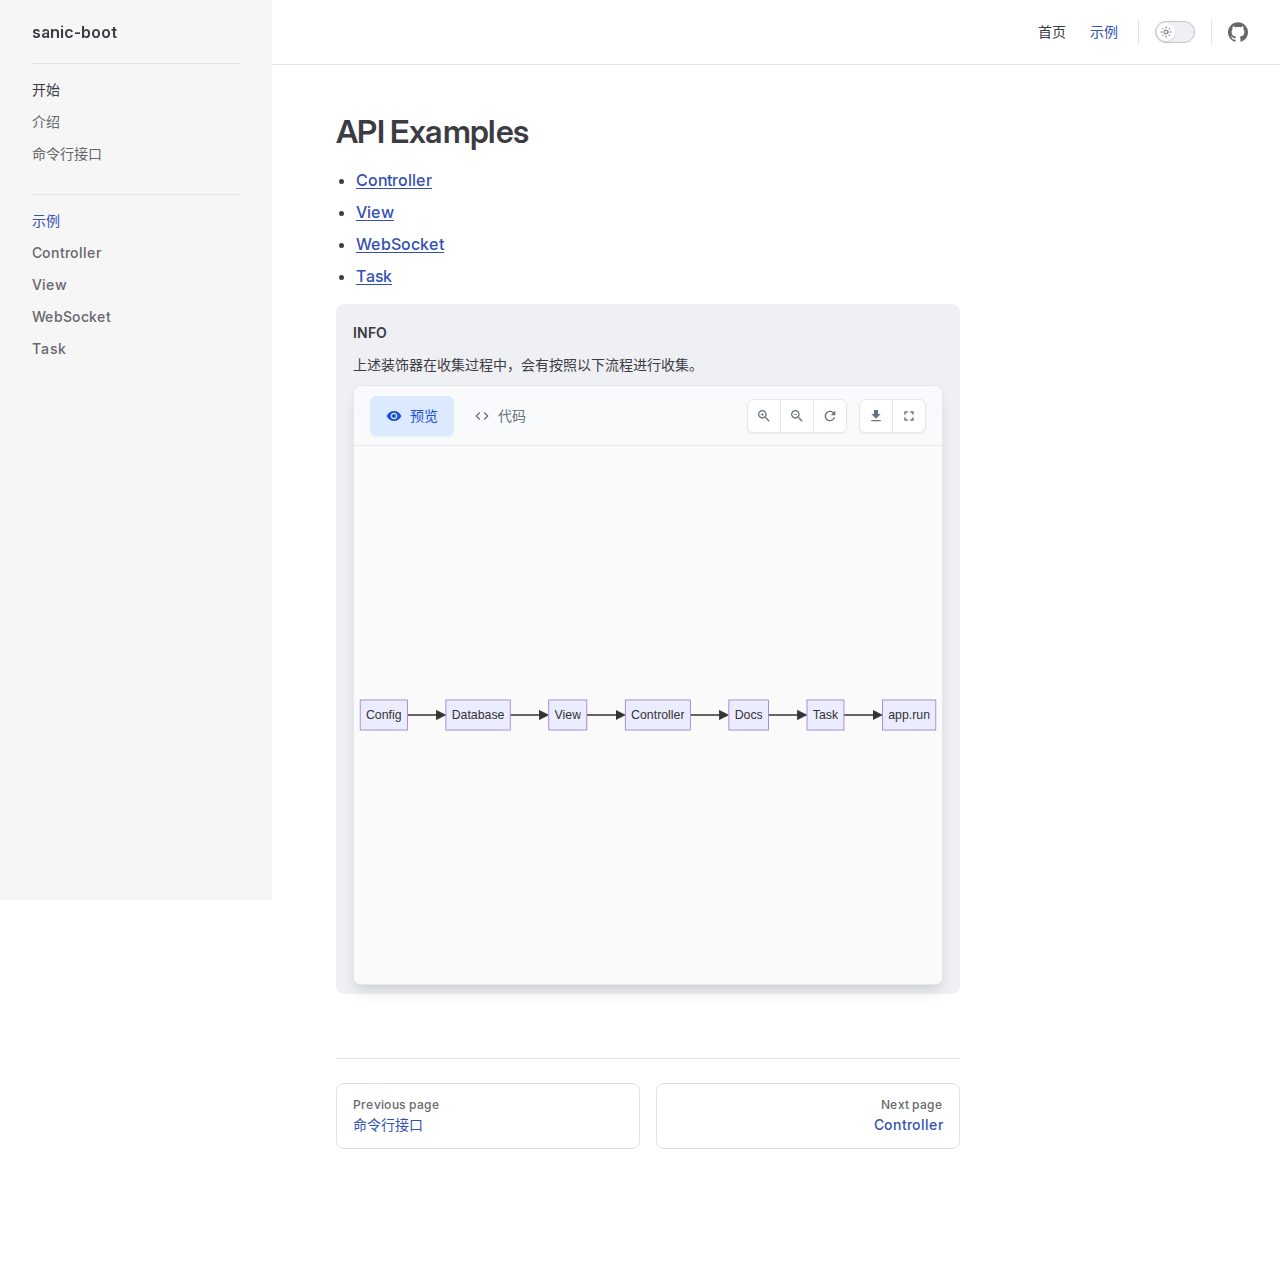
<file: examples/index.html>
<!DOCTYPE html>
<html lang="zh-cn" dir="ltr">
  <head>
    <meta charset="utf-8">
    <meta name="viewport" content="width=device-width,initial-scale=1">
    <title>API Examples | sanic-boot</title>
    <meta name="description" content="A web framework base on Sanic">
    <meta name="generator" content="VitePress v2.0.0-alpha.15">
    <link rel="preload stylesheet" href="/assets/style.CJYmWnOS.css" as="style">
    <link rel="preload stylesheet" href="/vp-icons.css" as="style">
    
    <script type="module" src="/assets/app.Omf-W4uO.js"></script>
    <link rel="preload" href="/assets/inter-roman-latin.Di8DUHzh.woff2" as="font" type="font/woff2" crossorigin="">
    <link rel="modulepreload" href="/assets/chunks/theme.BMWJrrvI.js">
    <link rel="modulepreload" href="/assets/chunks/framework.D4U75H9x.js">
    <link rel="modulepreload" href="/assets/examples_index.md.BgnpZrIw.lean.js">
    <script id="check-dark-mode">(()=>{const e=localStorage.getItem("vitepress-theme-appearance")||"auto",a=window.matchMedia("(prefers-color-scheme: dark)").matches;(!e||e==="auto"?a:e==="dark")&&document.documentElement.classList.add("dark")})();</script>
    <script id="check-mac-os">document.documentElement.classList.toggle("mac",/Mac|iPhone|iPod|iPad/i.test(navigator.platform));</script>
  </head>
  <body>
    <div id="app"><div class="Layout" data-v-14238e56><!--[--><!--]--><!--[--><span tabindex="-1" data-v-77b0e85a></span><a href="#VPContent" class="VPSkipLink visually-hidden" data-v-77b0e85a>Skip to content</a><!--]--><!----><header class="VPNav" data-v-14238e56 data-v-1f5db9ee><div class="VPNavBar" data-v-1f5db9ee data-v-78c2d367><div class="wrapper" data-v-78c2d367><div class="container" data-v-78c2d367><div class="title" data-v-78c2d367><div class="VPNavBarTitle has-sidebar" data-v-78c2d367 data-v-6bfbff1d><a class="title" href="/" data-v-6bfbff1d><!--[--><!--]--><!----><span data-v-6bfbff1d>sanic-boot</span><!--[--><!--]--></a></div></div><div class="content" data-v-78c2d367><div class="content-body" data-v-78c2d367><!--[--><!--]--><div class="VPNavBarSearch search" data-v-78c2d367><!----></div><nav aria-labelledby="main-nav-aria-label" class="VPNavBarMenu menu" data-v-78c2d367 data-v-9b2ce21a><span id="main-nav-aria-label" class="visually-hidden" data-v-9b2ce21a> Main Navigation </span><!--[--><!--[--><a class="VPLink link VPNavBarMenuLink" href="/" tabindex="0" data-v-9b2ce21a data-v-3e930037><!--[--><span data-v-3e930037>首页</span><!--]--></a><!--]--><!--[--><a class="VPLink link VPNavBarMenuLink active" href="/examples/index.html" tabindex="0" data-v-9b2ce21a data-v-3e930037><!--[--><span data-v-3e930037>示例</span><!--]--></a><!--]--><!--]--></nav><!----><div class="VPNavBarAppearance appearance" data-v-78c2d367 data-v-937ea647><button class="VPSwitch VPSwitchAppearance" type="button" role="switch" title aria-checked="false" data-v-937ea647 data-v-7878abd8 data-v-c1feffdd><span class="check" data-v-c1feffdd><span class="icon" data-v-c1feffdd><!--[--><span class="vpi-sun sun" data-v-7878abd8></span><span class="vpi-moon moon" data-v-7878abd8></span><!--]--></span></span></button></div><div class="VPSocialLinks VPNavBarSocialLinks social-links" data-v-78c2d367 data-v-eae49329 data-v-21b6d346><!--[--><a class="VPSocialLink no-icon" href="https://github.com/yinghan22/sanic-boot" aria-label="github" target="_blank" rel="me noopener" data-v-21b6d346 data-v-2bb4aa7b><span class="vpi-social-github"></span></a><!--]--></div><div class="VPFlyout VPNavBarExtra extra" data-v-78c2d367 data-v-23da01d7 data-v-e6fd1379><button type="button" class="button" aria-haspopup="true" aria-expanded="false" aria-label="extra navigation" data-v-e6fd1379><span class="vpi-more-horizontal icon" data-v-e6fd1379></span></button><div class="menu" data-v-e6fd1379><div class="VPMenu" data-v-e6fd1379 data-v-060db118><!----><!--[--><!--[--><!----><div class="group" data-v-23da01d7><div class="item appearance" data-v-23da01d7><p class="label" data-v-23da01d7>Appearance</p><div class="appearance-action" data-v-23da01d7><button class="VPSwitch VPSwitchAppearance" type="button" role="switch" title aria-checked="false" data-v-23da01d7 data-v-7878abd8 data-v-c1feffdd><span class="check" data-v-c1feffdd><span class="icon" data-v-c1feffdd><!--[--><span class="vpi-sun sun" data-v-7878abd8></span><span class="vpi-moon moon" data-v-7878abd8></span><!--]--></span></span></button></div></div></div><div class="group" data-v-23da01d7><div class="item social-links" data-v-23da01d7><div class="VPSocialLinks social-links-list" data-v-23da01d7 data-v-21b6d346><!--[--><a class="VPSocialLink no-icon" href="https://github.com/yinghan22/sanic-boot" aria-label="github" target="_blank" rel="me noopener" data-v-21b6d346 data-v-2bb4aa7b><span class="vpi-social-github"></span></a><!--]--></div></div></div><!--]--><!--]--></div></div></div><!--[--><!--]--><button type="button" class="VPNavBarHamburger hamburger" aria-label="mobile navigation" aria-expanded="false" aria-controls="VPNavScreen" data-v-78c2d367 data-v-1785a458><span class="container" data-v-1785a458><span class="top" data-v-1785a458></span><span class="middle" data-v-1785a458></span><span class="bottom" data-v-1785a458></span></span></button></div></div></div></div><div class="divider" data-v-78c2d367><div class="divider-line" data-v-78c2d367></div></div></div><!----></header><div class="VPLocalNav has-sidebar empty" data-v-14238e56 data-v-8c072906><div class="container" data-v-8c072906><button class="menu" aria-expanded="false" aria-controls="VPSidebarNav" data-v-8c072906><span class="vpi-align-left menu-icon" data-v-8c072906></span><span class="menu-text" data-v-8c072906>Menu</span></button><div class="VPLocalNavOutlineDropdown" style="--vp-vh:0px;" data-v-8c072906 data-v-d67d3a13><button data-v-d67d3a13>Return to top</button><!----></div></div></div><aside class="VPSidebar" data-v-14238e56 data-v-79e7cfc6><div class="curtain" data-v-79e7cfc6></div><nav class="nav" id="VPSidebarNav" aria-labelledby="sidebar-aria-label" tabindex="-1" data-v-79e7cfc6><span class="visually-hidden" id="sidebar-aria-label" data-v-79e7cfc6> Sidebar Navigation </span><!--[--><!--]--><!--[--><div class="no-transition group" data-v-797bff66><section class="VPSidebarItem level-0" data-v-797bff66 data-v-ee14ab00><div class="item" role="button" tabindex="0" data-v-ee14ab00><div class="indicator" data-v-ee14ab00></div><h2 class="text" data-v-ee14ab00>开始</h2><!----></div><div class="items" data-v-ee14ab00><!--[--><div class="VPSidebarItem level-1 is-link" data-v-ee14ab00 data-v-ee14ab00><div class="item" data-v-ee14ab00><div class="indicator" data-v-ee14ab00></div><a class="VPLink link link" href="/guide/introduction.html" data-v-ee14ab00><!--[--><p class="text" data-v-ee14ab00>介绍</p><!--]--></a><!----></div><!----></div><div class="VPSidebarItem level-1 is-link" data-v-ee14ab00 data-v-ee14ab00><div class="item" data-v-ee14ab00><div class="indicator" data-v-ee14ab00></div><a class="VPLink link link" href="/guide/command-line-interface.html" data-v-ee14ab00><!--[--><p class="text" data-v-ee14ab00>命令行接口</p><!--]--></a><!----></div><!----></div><!--]--></div></section></div><div class="no-transition group" data-v-797bff66><section class="VPSidebarItem level-0 is-link" data-v-797bff66 data-v-ee14ab00><div class="item" tabindex="0" data-v-ee14ab00><div class="indicator" data-v-ee14ab00></div><a class="VPLink link link" href="/examples/index.html" data-v-ee14ab00><!--[--><h2 class="text" data-v-ee14ab00>示例</h2><!--]--></a><!----></div><div class="items" data-v-ee14ab00><!--[--><div class="VPSidebarItem level-1 is-link" data-v-ee14ab00 data-v-ee14ab00><div class="item" data-v-ee14ab00><div class="indicator" data-v-ee14ab00></div><a class="VPLink link link" href="/examples/Controller.html" data-v-ee14ab00><!--[--><p class="text" data-v-ee14ab00>Controller</p><!--]--></a><!----></div><!----></div><div class="VPSidebarItem level-1 is-link" data-v-ee14ab00 data-v-ee14ab00><div class="item" data-v-ee14ab00><div class="indicator" data-v-ee14ab00></div><a class="VPLink link link" href="/examples/View.html" data-v-ee14ab00><!--[--><p class="text" data-v-ee14ab00>View</p><!--]--></a><!----></div><!----></div><div class="VPSidebarItem level-1 is-link" data-v-ee14ab00 data-v-ee14ab00><div class="item" data-v-ee14ab00><div class="indicator" data-v-ee14ab00></div><a class="VPLink link link" href="/examples/WebSocket.html" data-v-ee14ab00><!--[--><p class="text" data-v-ee14ab00>WebSocket</p><!--]--></a><!----></div><!----></div><div class="VPSidebarItem level-1 is-link" data-v-ee14ab00 data-v-ee14ab00><div class="item" data-v-ee14ab00><div class="indicator" data-v-ee14ab00></div><a class="VPLink link link" href="/examples/Task.html" data-v-ee14ab00><!--[--><p class="text" data-v-ee14ab00>Task</p><!--]--></a><!----></div><!----></div><!--]--></div></section></div><!--]--><!--[--><!--]--></nav></aside><div class="VPContent has-sidebar" id="VPContent" data-v-14238e56 data-v-6973c309><div class="VPDoc has-sidebar has-aside" data-v-6973c309 data-v-8c7d15fe><!--[--><!--]--><div class="container" data-v-8c7d15fe><div class="aside" data-v-8c7d15fe><div class="aside-curtain" data-v-8c7d15fe></div><div class="aside-container" data-v-8c7d15fe><div class="aside-content" data-v-8c7d15fe><div class="VPDocAside" data-v-8c7d15fe data-v-acd9b8f0><!--[--><!--]--><!--[--><!--]--><nav aria-labelledby="doc-outline-aria-label" class="VPDocAsideOutline" data-v-acd9b8f0 data-v-f69e87f8><div class="content" data-v-f69e87f8><div class="outline-marker" data-v-f69e87f8></div><div aria-level="2" class="outline-title" id="doc-outline-aria-label" role="heading" data-v-f69e87f8>On this page</div><ul class="VPDocOutlineItem root" data-v-f69e87f8 data-v-8546b6b8><!--[--><!--]--></ul></div></nav><!--[--><!--]--><div class="spacer" data-v-acd9b8f0></div><!--[--><!--]--><!----><!--[--><!--]--><!--[--><!--]--></div></div></div></div><div class="content" data-v-8c7d15fe><div class="content-container" data-v-8c7d15fe><!--[--><!--]--><main class="main" data-v-8c7d15fe><div style="position:relative;" class="vp-doc _examples_" data-v-8c7d15fe><div><h1 id="api-examples" tabindex="-1">API Examples <a class="header-anchor" href="#api-examples" aria-label="Permalink to “API Examples”">​</a></h1><ul><li><a href="./Controller.html">Controller</a></li><li><a href="./View.html">View</a></li><li><a href="./WebSocket.html">WebSocket</a></li><li><a href="./Task.html">Task</a></li></ul><div class="info custom-block"><p class="custom-block-title custom-block-title-default">INFO</p><p>上述装饰器在收集过程中，会有按照以下流程进行收集。</p><div class="mermaid-container" data-v-01b08bd0><!-- Header Toolbar --><div class="toolbar" data-v-01b08bd0><div class="toolbar-left" data-v-01b08bd0><!--[--><button class="tab-button active" data-v-01b08bd0><svg class="icon" viewBox="0 0 24 24" fill="currentColor" data-v-01b08bd0><path d="M12 4.5C7 4.5 2.73 7.61 1 12c1.73 4.39 6 7.5 11 7.5s9.27-3.11 11-7.5c-1.73-4.39-6-7.5-11-7.5zM12 17c-2.76 0-5-2.24-5-5s2.24-5 5-5 5 2.24 5 5-2.24 5-5 5zm0-8c-1.66 0-3 1.34-3 3s1.34 3 3 3 3-1.34 3-3-1.34-3-3-3z" data-v-01b08bd0></path></svg><!--v-if--> 预览</button><button class="tab-button" data-v-01b08bd0><!--v-if--><svg class="icon" viewBox="0 0 24 24" fill="currentColor" data-v-01b08bd0><path d="M9.4 16.6L4.8 12l4.6-4.6L8 6l-6 6 6 6 1.4-1.4zm5.2 0L19.2 12l-4.6-4.6L16 6l6 6-6 6-1.4-1.4z" data-v-01b08bd0></path></svg> 代码</button><!--]--></div><div class="toolbar-right" data-v-01b08bd0><!-- 预览模式的工具栏 --><!--[--><div class="control-group" data-v-01b08bd0><button class="control-button" title="放大" data-v-01b08bd0><svg class="icon" viewBox="0 0 24 24" fill="currentColor" data-v-01b08bd0><path d="M15.5 14h-.79l-.28-.27C15.41 12.59 16 11.11 16 9.5 16 5.91 13.09 3 9.5 3S3 5.91 3 9.5 5.91 16 9.5 16c1.61 0 3.09-.59 4.23-1.57l.27.28v.79l5 4.99L20.49 19l-4.99-5zm-6 0C7.01 14 5 11.99 5 9.5S7.01 5 9.5 5 14 7.01 14 9.5 11.99 14 9.5 14z" data-v-01b08bd0></path><path d="M12 10h-2v2H9v-2H7V9h2V7h1v2h2v1z" data-v-01b08bd0></path></svg></button><button class="control-button" title="缩小" data-v-01b08bd0><svg class="icon" viewBox="0 0 24 24" fill="currentColor" data-v-01b08bd0><path d="M15.5 14h-.79l-.28-.27C15.41 12.59 16 11.11 16 9.5 16 5.91 13.09 3 9.5 3S3 5.91 3 9.5 5.91 16 9.5 16c1.61 0 3.09-.59 4.23-1.57l.27.28v.79l5 4.99L20.49 19l-4.99-5zm-6 0C7.01 14 5 11.99 5 9.5S7.01 5 9.5 5 14 7.01 14 9.5 11.99 14 9.5 14z" data-v-01b08bd0></path><path d="M7 9h5v1H7z" data-v-01b08bd0></path></svg></button><button class="control-button" title="重置视图" data-v-01b08bd0><svg class="icon" viewBox="0 0 24 24" fill="currentColor" data-v-01b08bd0><path d="M17.65 6.35C16.2 4.9 14.21 4 12 4c-4.42 0-7.99 3.58-7.99 8s3.57 8 7.99 8c3.73 0 6.84-2.55 7.73-6h-2.08c-.82 2.33-3.04 4-5.65 4-3.31 0-6-2.69-6-6s2.69-6 6-6c1.66 0 3.14.69 4.22 1.78L13 11h7V4l-2.35 2.35z" data-v-01b08bd0></path></svg></button></div><div class="control-group" data-v-01b08bd0><button class="control-button" title="下载SVG" data-v-01b08bd0><svg class="icon" viewBox="0 0 24 24" fill="currentColor" data-v-01b08bd0><path d="M19 9h-4V3H9v6H5l7 7 7-7zM5 18v2h14v-2H5z" data-v-01b08bd0></path></svg></button><button class="control-button" title="全屏" data-v-01b08bd0><svg class="icon" viewBox="0 0 24 24" fill="currentColor" data-v-01b08bd0><path d="M7 14H5v5h5v-2H7v-3zm-2-4h2V7h3V5H5v5zm12 7h-3v2h5v-5h-2v3zM14 5v2h3v3h2V5h-5z" data-v-01b08bd0></path></svg></button></div><!--]--><!-- 代码模式的工具栏 --><!--v-if--></div></div><!-- Content Area --><div class="content-area" data-v-01b08bd0><!-- Code Viewer --><div class="code-panel" style="display:none;" data-v-01b08bd0><div class="code-viewer" data-v-01b08bd0><pre class="code-content" data-v-01b08bd0>graph LR
	A[Config] --&gt; B[Database]
	B --&gt; C[View]
	C --&gt; D[Controller]
	D --&gt; E[Docs]
	E --&gt; F[Task]
	F --&gt; G[app.run]
</pre></div></div><!-- Mermaid Preview --><div class="preview-panel" data-v-01b08bd0><div class="mermaid-diagram-container" data-v-01b08bd0></div><!-- Loading State --><!--v-if--><!-- Error State --><!--v-if--><!-- Empty State --><!--v-if--></div></div><!-- Fullscreen Overlay (when in fullscreen mode) --><!--v-if--></div></div></div></div></main><footer class="VPDocFooter" data-v-8c7d15fe data-v-1bca4635><!--[--><!--]--><!----><nav class="prev-next" aria-labelledby="doc-footer-aria-label" data-v-1bca4635><span class="visually-hidden" id="doc-footer-aria-label" data-v-1bca4635>Pager</span><div class="pager" data-v-1bca4635><a class="VPLink link pager-link prev" href="/guide/command-line-interface.html" data-v-1bca4635><!--[--><span class="desc" data-v-1bca4635>Previous page</span><span class="title" data-v-1bca4635>命令行接口</span><!--]--></a></div><div class="pager" data-v-1bca4635><a class="VPLink link pager-link next" href="/examples/Controller.html" data-v-1bca4635><!--[--><span class="desc" data-v-1bca4635>Next page</span><span class="title" data-v-1bca4635>Controller</span><!--]--></a></div></nav></footer><!--[--><!--]--></div></div></div><!--[--><!--]--></div></div><!----><!--[--><!--]--></div></div>
    <script>window.__VP_HASH_MAP__=JSON.parse("{\"examples_controller.md\":\"CV9a4WFi\",\"examples_index.md\":\"BgnpZrIw\",\"examples_markdown-examples.md\":\"B7OwWehd\",\"examples_task.md\":\"Cpi4T-TO\",\"examples_view.md\":\"CWBOI1tZ\",\"examples_websocket.md\":\"D5u4y_n1\",\"guide_command-line-interface.md\":\"BoZ5hHPU\",\"guide_introduction.md\":\"DmiC9Kex\",\"index.md\":\"B8VAPnTn\",\"readme.md\":\"1upQDFkU\"}");window.__VP_SITE_DATA__=JSON.parse("{\"lang\":\"en-US\",\"dir\":\"ltr\",\"title\":\"sanic-boot\",\"description\":\"A web framework base on Sanic\",\"base\":\"/\",\"head\":[],\"router\":{\"prefetchLinks\":true},\"appearance\":true,\"themeConfig\":{\"nav\":[{\"text\":\"首页\",\"link\":\"/\"},{\"text\":\"示例\",\"link\":\"/examples/index.md\"}],\"sidebar\":[{\"text\":\"开始\",\"items\":[{\"text\":\"介绍\",\"link\":\"/guide/introduction\"},{\"text\":\"命令行接口\",\"link\":\"/guide/command-line-interface.md\"}]},{\"text\":\"示例\",\"link\":\"/examples/index.md\",\"items\":[{\"text\":\"Controller\",\"link\":\"/examples/Controller.md\"},{\"text\":\"View\",\"link\":\"/examples/View.md\"},{\"text\":\"WebSocket\",\"link\":\"/examples/WebSocket.md\"},{\"text\":\"Task\",\"link\":\"/examples/Task.md\"}]}],\"socialLinks\":[{\"icon\":\"github\",\"link\":\"https://github.com/yinghan22/sanic-boot\"}]},\"locales\":{\"root\":{\"label\":\"简体中文\",\"lang\":\"zh-cn\"}},\"scrollOffset\":134,\"cleanUrls\":false,\"additionalConfig\":{}}");</script>
    
  </body>
</html>
</file>
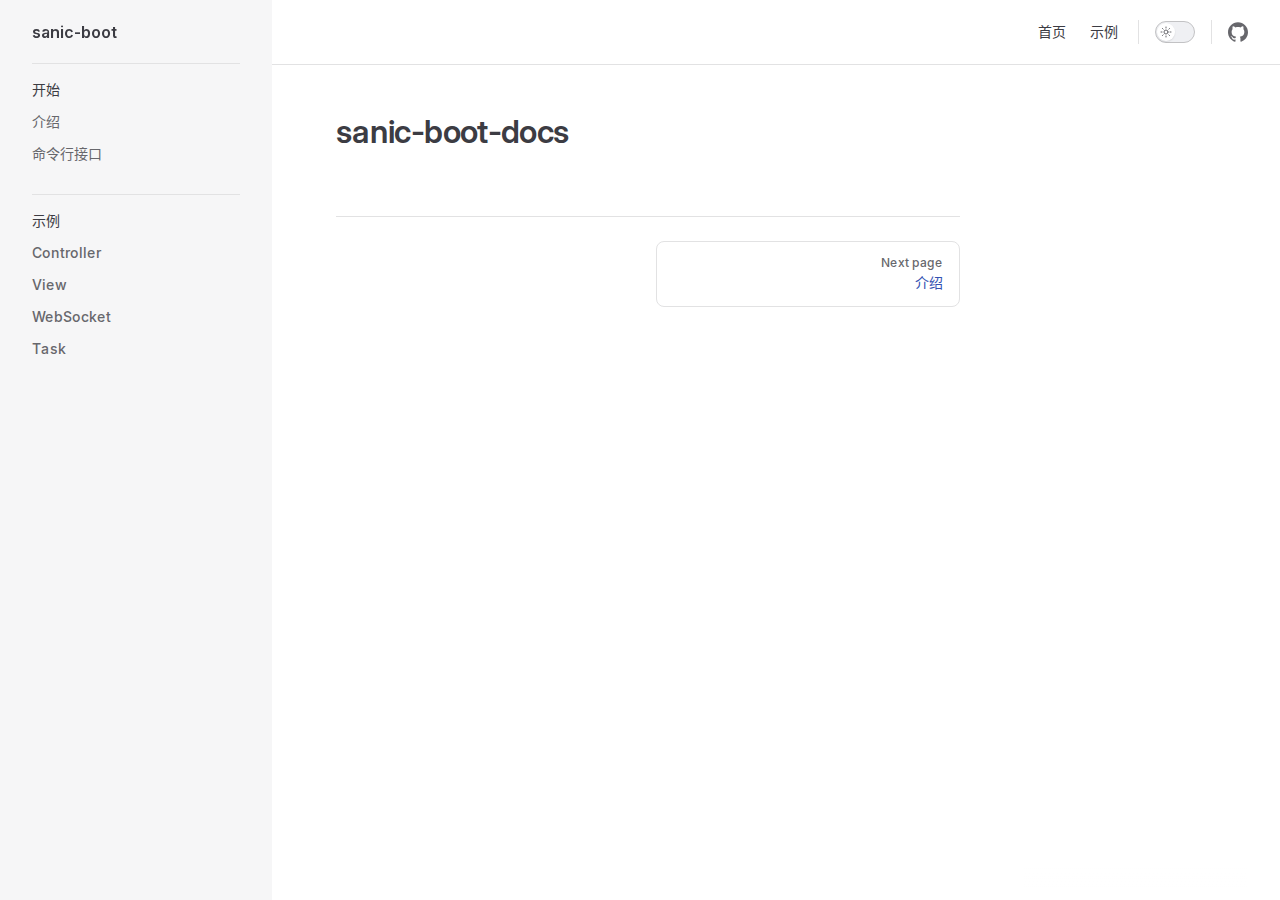
<file: README.html>
<!DOCTYPE html>
<html lang="zh-cn" dir="ltr">
  <head>
    <meta charset="utf-8">
    <meta name="viewport" content="width=device-width,initial-scale=1">
    <title>sanic-boot-docs | sanic-boot</title>
    <meta name="description" content="A web framework base on Sanic">
    <meta name="generator" content="VitePress v2.0.0-alpha.15">
    <link rel="preload stylesheet" href="/assets/style.CJYmWnOS.css" as="style">
    <link rel="preload stylesheet" href="/vp-icons.css" as="style">
    
    <script type="module" src="/assets/app.Omf-W4uO.js"></script>
    <link rel="preload" href="/assets/inter-roman-latin.Di8DUHzh.woff2" as="font" type="font/woff2" crossorigin="">
    <link rel="modulepreload" href="/assets/chunks/theme.BMWJrrvI.js">
    <link rel="modulepreload" href="/assets/chunks/framework.D4U75H9x.js">
    <link rel="modulepreload" href="/assets/README.md.1upQDFkU.lean.js">
    <script id="check-dark-mode">(()=>{const e=localStorage.getItem("vitepress-theme-appearance")||"auto",a=window.matchMedia("(prefers-color-scheme: dark)").matches;(!e||e==="auto"?a:e==="dark")&&document.documentElement.classList.add("dark")})();</script>
    <script id="check-mac-os">document.documentElement.classList.toggle("mac",/Mac|iPhone|iPod|iPad/i.test(navigator.platform));</script>
  </head>
  <body>
    <div id="app"><div class="Layout" data-v-14238e56><!--[--><!--]--><!--[--><span tabindex="-1" data-v-77b0e85a></span><a href="#VPContent" class="VPSkipLink visually-hidden" data-v-77b0e85a>Skip to content</a><!--]--><!----><header class="VPNav" data-v-14238e56 data-v-1f5db9ee><div class="VPNavBar" data-v-1f5db9ee data-v-78c2d367><div class="wrapper" data-v-78c2d367><div class="container" data-v-78c2d367><div class="title" data-v-78c2d367><div class="VPNavBarTitle has-sidebar" data-v-78c2d367 data-v-6bfbff1d><a class="title" href="/" data-v-6bfbff1d><!--[--><!--]--><!----><span data-v-6bfbff1d>sanic-boot</span><!--[--><!--]--></a></div></div><div class="content" data-v-78c2d367><div class="content-body" data-v-78c2d367><!--[--><!--]--><div class="VPNavBarSearch search" data-v-78c2d367><!----></div><nav aria-labelledby="main-nav-aria-label" class="VPNavBarMenu menu" data-v-78c2d367 data-v-9b2ce21a><span id="main-nav-aria-label" class="visually-hidden" data-v-9b2ce21a> Main Navigation </span><!--[--><!--[--><a class="VPLink link VPNavBarMenuLink" href="/" tabindex="0" data-v-9b2ce21a data-v-3e930037><!--[--><span data-v-3e930037>首页</span><!--]--></a><!--]--><!--[--><a class="VPLink link VPNavBarMenuLink" href="/examples/index.html" tabindex="0" data-v-9b2ce21a data-v-3e930037><!--[--><span data-v-3e930037>示例</span><!--]--></a><!--]--><!--]--></nav><!----><div class="VPNavBarAppearance appearance" data-v-78c2d367 data-v-937ea647><button class="VPSwitch VPSwitchAppearance" type="button" role="switch" title aria-checked="false" data-v-937ea647 data-v-7878abd8 data-v-c1feffdd><span class="check" data-v-c1feffdd><span class="icon" data-v-c1feffdd><!--[--><span class="vpi-sun sun" data-v-7878abd8></span><span class="vpi-moon moon" data-v-7878abd8></span><!--]--></span></span></button></div><div class="VPSocialLinks VPNavBarSocialLinks social-links" data-v-78c2d367 data-v-eae49329 data-v-21b6d346><!--[--><a class="VPSocialLink no-icon" href="https://github.com/yinghan22/sanic-boot" aria-label="github" target="_blank" rel="me noopener" data-v-21b6d346 data-v-2bb4aa7b><span class="vpi-social-github"></span></a><!--]--></div><div class="VPFlyout VPNavBarExtra extra" data-v-78c2d367 data-v-23da01d7 data-v-e6fd1379><button type="button" class="button" aria-haspopup="true" aria-expanded="false" aria-label="extra navigation" data-v-e6fd1379><span class="vpi-more-horizontal icon" data-v-e6fd1379></span></button><div class="menu" data-v-e6fd1379><div class="VPMenu" data-v-e6fd1379 data-v-060db118><!----><!--[--><!--[--><!----><div class="group" data-v-23da01d7><div class="item appearance" data-v-23da01d7><p class="label" data-v-23da01d7>Appearance</p><div class="appearance-action" data-v-23da01d7><button class="VPSwitch VPSwitchAppearance" type="button" role="switch" title aria-checked="false" data-v-23da01d7 data-v-7878abd8 data-v-c1feffdd><span class="check" data-v-c1feffdd><span class="icon" data-v-c1feffdd><!--[--><span class="vpi-sun sun" data-v-7878abd8></span><span class="vpi-moon moon" data-v-7878abd8></span><!--]--></span></span></button></div></div></div><div class="group" data-v-23da01d7><div class="item social-links" data-v-23da01d7><div class="VPSocialLinks social-links-list" data-v-23da01d7 data-v-21b6d346><!--[--><a class="VPSocialLink no-icon" href="https://github.com/yinghan22/sanic-boot" aria-label="github" target="_blank" rel="me noopener" data-v-21b6d346 data-v-2bb4aa7b><span class="vpi-social-github"></span></a><!--]--></div></div></div><!--]--><!--]--></div></div></div><!--[--><!--]--><button type="button" class="VPNavBarHamburger hamburger" aria-label="mobile navigation" aria-expanded="false" aria-controls="VPNavScreen" data-v-78c2d367 data-v-1785a458><span class="container" data-v-1785a458><span class="top" data-v-1785a458></span><span class="middle" data-v-1785a458></span><span class="bottom" data-v-1785a458></span></span></button></div></div></div></div><div class="divider" data-v-78c2d367><div class="divider-line" data-v-78c2d367></div></div></div><!----></header><div class="VPLocalNav has-sidebar empty" data-v-14238e56 data-v-8c072906><div class="container" data-v-8c072906><button class="menu" aria-expanded="false" aria-controls="VPSidebarNav" data-v-8c072906><span class="vpi-align-left menu-icon" data-v-8c072906></span><span class="menu-text" data-v-8c072906>Menu</span></button><div class="VPLocalNavOutlineDropdown" style="--vp-vh:0px;" data-v-8c072906 data-v-d67d3a13><button data-v-d67d3a13>Return to top</button><!----></div></div></div><aside class="VPSidebar" data-v-14238e56 data-v-79e7cfc6><div class="curtain" data-v-79e7cfc6></div><nav class="nav" id="VPSidebarNav" aria-labelledby="sidebar-aria-label" tabindex="-1" data-v-79e7cfc6><span class="visually-hidden" id="sidebar-aria-label" data-v-79e7cfc6> Sidebar Navigation </span><!--[--><!--]--><!--[--><div class="no-transition group" data-v-797bff66><section class="VPSidebarItem level-0" data-v-797bff66 data-v-ee14ab00><div class="item" role="button" tabindex="0" data-v-ee14ab00><div class="indicator" data-v-ee14ab00></div><h2 class="text" data-v-ee14ab00>开始</h2><!----></div><div class="items" data-v-ee14ab00><!--[--><div class="VPSidebarItem level-1 is-link" data-v-ee14ab00 data-v-ee14ab00><div class="item" data-v-ee14ab00><div class="indicator" data-v-ee14ab00></div><a class="VPLink link link" href="/guide/introduction.html" data-v-ee14ab00><!--[--><p class="text" data-v-ee14ab00>介绍</p><!--]--></a><!----></div><!----></div><div class="VPSidebarItem level-1 is-link" data-v-ee14ab00 data-v-ee14ab00><div class="item" data-v-ee14ab00><div class="indicator" data-v-ee14ab00></div><a class="VPLink link link" href="/guide/command-line-interface.html" data-v-ee14ab00><!--[--><p class="text" data-v-ee14ab00>命令行接口</p><!--]--></a><!----></div><!----></div><!--]--></div></section></div><div class="no-transition group" data-v-797bff66><section class="VPSidebarItem level-0 is-link" data-v-797bff66 data-v-ee14ab00><div class="item" tabindex="0" data-v-ee14ab00><div class="indicator" data-v-ee14ab00></div><a class="VPLink link link" href="/examples/index.html" data-v-ee14ab00><!--[--><h2 class="text" data-v-ee14ab00>示例</h2><!--]--></a><!----></div><div class="items" data-v-ee14ab00><!--[--><div class="VPSidebarItem level-1 is-link" data-v-ee14ab00 data-v-ee14ab00><div class="item" data-v-ee14ab00><div class="indicator" data-v-ee14ab00></div><a class="VPLink link link" href="/examples/Controller.html" data-v-ee14ab00><!--[--><p class="text" data-v-ee14ab00>Controller</p><!--]--></a><!----></div><!----></div><div class="VPSidebarItem level-1 is-link" data-v-ee14ab00 data-v-ee14ab00><div class="item" data-v-ee14ab00><div class="indicator" data-v-ee14ab00></div><a class="VPLink link link" href="/examples/View.html" data-v-ee14ab00><!--[--><p class="text" data-v-ee14ab00>View</p><!--]--></a><!----></div><!----></div><div class="VPSidebarItem level-1 is-link" data-v-ee14ab00 data-v-ee14ab00><div class="item" data-v-ee14ab00><div class="indicator" data-v-ee14ab00></div><a class="VPLink link link" href="/examples/WebSocket.html" data-v-ee14ab00><!--[--><p class="text" data-v-ee14ab00>WebSocket</p><!--]--></a><!----></div><!----></div><div class="VPSidebarItem level-1 is-link" data-v-ee14ab00 data-v-ee14ab00><div class="item" data-v-ee14ab00><div class="indicator" data-v-ee14ab00></div><a class="VPLink link link" href="/examples/Task.html" data-v-ee14ab00><!--[--><p class="text" data-v-ee14ab00>Task</p><!--]--></a><!----></div><!----></div><!--]--></div></section></div><!--]--><!--[--><!--]--></nav></aside><div class="VPContent has-sidebar" id="VPContent" data-v-14238e56 data-v-6973c309><div class="VPDoc has-sidebar has-aside" data-v-6973c309 data-v-8c7d15fe><!--[--><!--]--><div class="container" data-v-8c7d15fe><div class="aside" data-v-8c7d15fe><div class="aside-curtain" data-v-8c7d15fe></div><div class="aside-container" data-v-8c7d15fe><div class="aside-content" data-v-8c7d15fe><div class="VPDocAside" data-v-8c7d15fe data-v-acd9b8f0><!--[--><!--]--><!--[--><!--]--><nav aria-labelledby="doc-outline-aria-label" class="VPDocAsideOutline" data-v-acd9b8f0 data-v-f69e87f8><div class="content" data-v-f69e87f8><div class="outline-marker" data-v-f69e87f8></div><div aria-level="2" class="outline-title" id="doc-outline-aria-label" role="heading" data-v-f69e87f8>On this page</div><ul class="VPDocOutlineItem root" data-v-f69e87f8 data-v-8546b6b8><!--[--><!--]--></ul></div></nav><!--[--><!--]--><div class="spacer" data-v-acd9b8f0></div><!--[--><!--]--><!----><!--[--><!--]--><!--[--><!--]--></div></div></div></div><div class="content" data-v-8c7d15fe><div class="content-container" data-v-8c7d15fe><!--[--><!--]--><main class="main" data-v-8c7d15fe><div style="position:relative;" class="vp-doc _README" data-v-8c7d15fe><div><h1 id="sanic-boot-docs" tabindex="-1">sanic-boot-docs <a class="header-anchor" href="#sanic-boot-docs" aria-label="Permalink to “sanic-boot-docs”">​</a></h1></div></div></main><footer class="VPDocFooter" data-v-8c7d15fe data-v-1bca4635><!--[--><!--]--><!----><nav class="prev-next" aria-labelledby="doc-footer-aria-label" data-v-1bca4635><span class="visually-hidden" id="doc-footer-aria-label" data-v-1bca4635>Pager</span><div class="pager" data-v-1bca4635><!----></div><div class="pager" data-v-1bca4635><a class="VPLink link pager-link next" href="/guide/introduction.html" data-v-1bca4635><!--[--><span class="desc" data-v-1bca4635>Next page</span><span class="title" data-v-1bca4635>介绍</span><!--]--></a></div></nav></footer><!--[--><!--]--></div></div></div><!--[--><!--]--></div></div><!----><!--[--><!--]--></div></div>
    <script>window.__VP_HASH_MAP__=JSON.parse("{\"examples_controller.md\":\"CV9a4WFi\",\"examples_index.md\":\"BgnpZrIw\",\"examples_markdown-examples.md\":\"B7OwWehd\",\"examples_task.md\":\"Cpi4T-TO\",\"examples_view.md\":\"CWBOI1tZ\",\"examples_websocket.md\":\"D5u4y_n1\",\"guide_command-line-interface.md\":\"BoZ5hHPU\",\"guide_introduction.md\":\"DmiC9Kex\",\"index.md\":\"B8VAPnTn\",\"readme.md\":\"1upQDFkU\"}");window.__VP_SITE_DATA__=JSON.parse("{\"lang\":\"en-US\",\"dir\":\"ltr\",\"title\":\"sanic-boot\",\"description\":\"A web framework base on Sanic\",\"base\":\"/\",\"head\":[],\"router\":{\"prefetchLinks\":true},\"appearance\":true,\"themeConfig\":{\"nav\":[{\"text\":\"首页\",\"link\":\"/\"},{\"text\":\"示例\",\"link\":\"/examples/index.md\"}],\"sidebar\":[{\"text\":\"开始\",\"items\":[{\"text\":\"介绍\",\"link\":\"/guide/introduction\"},{\"text\":\"命令行接口\",\"link\":\"/guide/command-line-interface.md\"}]},{\"text\":\"示例\",\"link\":\"/examples/index.md\",\"items\":[{\"text\":\"Controller\",\"link\":\"/examples/Controller.md\"},{\"text\":\"View\",\"link\":\"/examples/View.md\"},{\"text\":\"WebSocket\",\"link\":\"/examples/WebSocket.md\"},{\"text\":\"Task\",\"link\":\"/examples/Task.md\"}]}],\"socialLinks\":[{\"icon\":\"github\",\"link\":\"https://github.com/yinghan22/sanic-boot\"}]},\"locales\":{\"root\":{\"label\":\"简体中文\",\"lang\":\"zh-cn\"}},\"scrollOffset\":134,\"cleanUrls\":false,\"additionalConfig\":{}}");</script>
    
  </body>
</html>
</file>
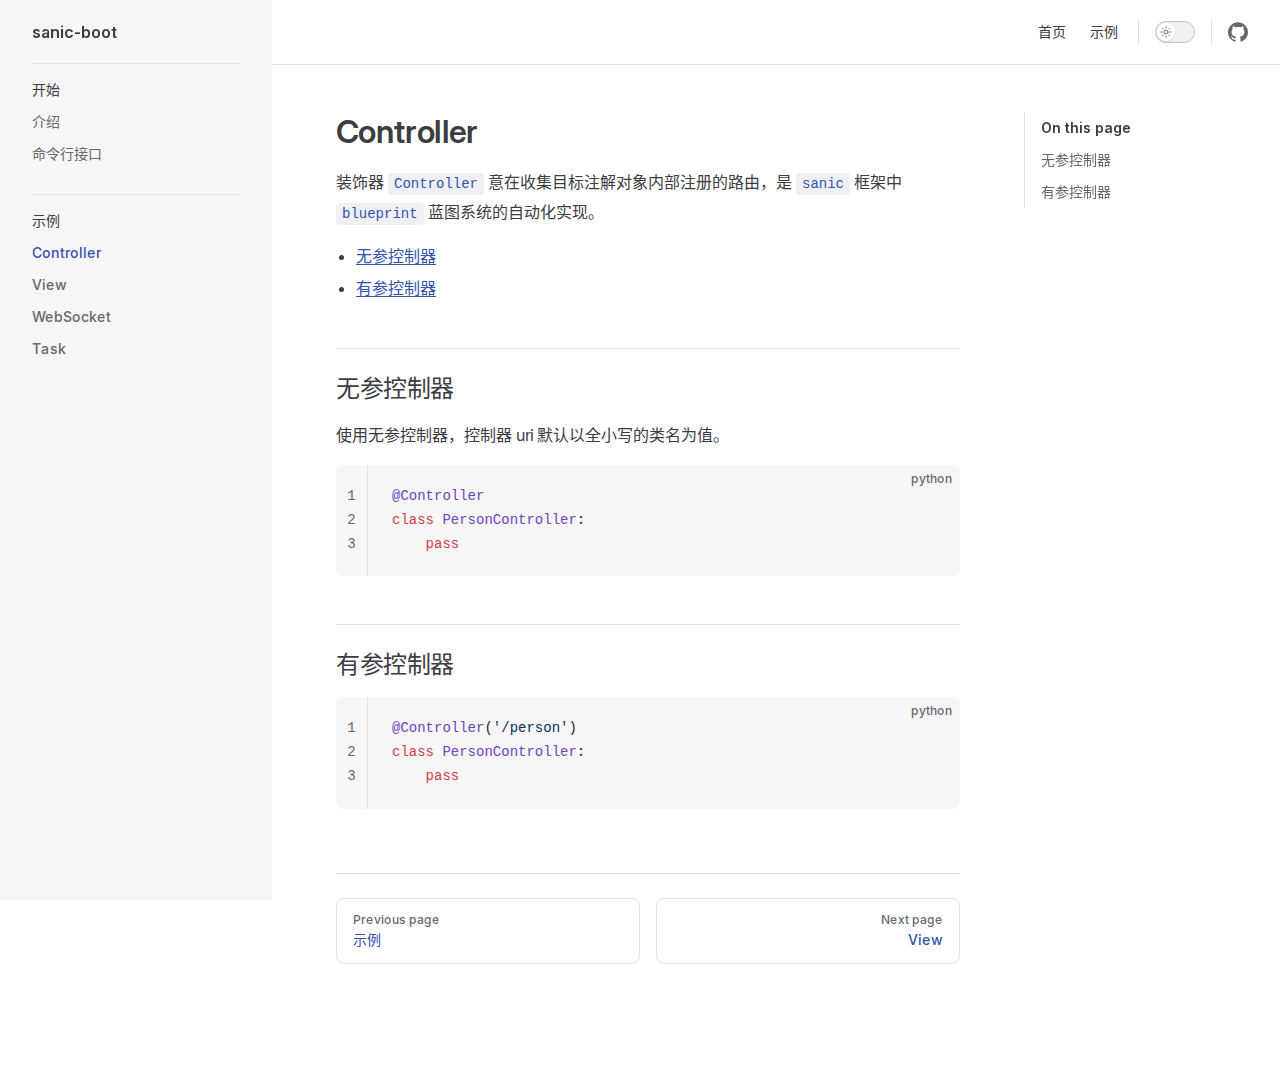
<file: examples/Controller.html>
<!DOCTYPE html>
<html lang="zh-cn" dir="ltr">
  <head>
    <meta charset="utf-8">
    <meta name="viewport" content="width=device-width,initial-scale=1">
    <title>Controller | sanic-boot</title>
    <meta name="description" content="A web framework base on Sanic">
    <meta name="generator" content="VitePress v2.0.0-alpha.15">
    <link rel="preload stylesheet" href="/assets/style.CJYmWnOS.css" as="style">
    <link rel="preload stylesheet" href="/vp-icons.css" as="style">
    
    <script type="module" src="/assets/app.Omf-W4uO.js"></script>
    <link rel="preload" href="/assets/inter-roman-latin.Di8DUHzh.woff2" as="font" type="font/woff2" crossorigin="">
    <link rel="modulepreload" href="/assets/chunks/theme.BMWJrrvI.js">
    <link rel="modulepreload" href="/assets/chunks/framework.D4U75H9x.js">
    <link rel="modulepreload" href="/assets/examples_Controller.md.CV9a4WFi.lean.js">
    <script id="check-dark-mode">(()=>{const e=localStorage.getItem("vitepress-theme-appearance")||"auto",a=window.matchMedia("(prefers-color-scheme: dark)").matches;(!e||e==="auto"?a:e==="dark")&&document.documentElement.classList.add("dark")})();</script>
    <script id="check-mac-os">document.documentElement.classList.toggle("mac",/Mac|iPhone|iPod|iPad/i.test(navigator.platform));</script>
  </head>
  <body>
    <div id="app"><div class="Layout" data-v-14238e56><!--[--><!--]--><!--[--><span tabindex="-1" data-v-77b0e85a></span><a href="#VPContent" class="VPSkipLink visually-hidden" data-v-77b0e85a>Skip to content</a><!--]--><!----><header class="VPNav" data-v-14238e56 data-v-1f5db9ee><div class="VPNavBar" data-v-1f5db9ee data-v-78c2d367><div class="wrapper" data-v-78c2d367><div class="container" data-v-78c2d367><div class="title" data-v-78c2d367><div class="VPNavBarTitle has-sidebar" data-v-78c2d367 data-v-6bfbff1d><a class="title" href="/" data-v-6bfbff1d><!--[--><!--]--><!----><span data-v-6bfbff1d>sanic-boot</span><!--[--><!--]--></a></div></div><div class="content" data-v-78c2d367><div class="content-body" data-v-78c2d367><!--[--><!--]--><div class="VPNavBarSearch search" data-v-78c2d367><!----></div><nav aria-labelledby="main-nav-aria-label" class="VPNavBarMenu menu" data-v-78c2d367 data-v-9b2ce21a><span id="main-nav-aria-label" class="visually-hidden" data-v-9b2ce21a> Main Navigation </span><!--[--><!--[--><a class="VPLink link VPNavBarMenuLink" href="/" tabindex="0" data-v-9b2ce21a data-v-3e930037><!--[--><span data-v-3e930037>首页</span><!--]--></a><!--]--><!--[--><a class="VPLink link VPNavBarMenuLink" href="/examples/index.html" tabindex="0" data-v-9b2ce21a data-v-3e930037><!--[--><span data-v-3e930037>示例</span><!--]--></a><!--]--><!--]--></nav><!----><div class="VPNavBarAppearance appearance" data-v-78c2d367 data-v-937ea647><button class="VPSwitch VPSwitchAppearance" type="button" role="switch" title aria-checked="false" data-v-937ea647 data-v-7878abd8 data-v-c1feffdd><span class="check" data-v-c1feffdd><span class="icon" data-v-c1feffdd><!--[--><span class="vpi-sun sun" data-v-7878abd8></span><span class="vpi-moon moon" data-v-7878abd8></span><!--]--></span></span></button></div><div class="VPSocialLinks VPNavBarSocialLinks social-links" data-v-78c2d367 data-v-eae49329 data-v-21b6d346><!--[--><a class="VPSocialLink no-icon" href="https://github.com/yinghan22/sanic-boot" aria-label="github" target="_blank" rel="me noopener" data-v-21b6d346 data-v-2bb4aa7b><span class="vpi-social-github"></span></a><!--]--></div><div class="VPFlyout VPNavBarExtra extra" data-v-78c2d367 data-v-23da01d7 data-v-e6fd1379><button type="button" class="button" aria-haspopup="true" aria-expanded="false" aria-label="extra navigation" data-v-e6fd1379><span class="vpi-more-horizontal icon" data-v-e6fd1379></span></button><div class="menu" data-v-e6fd1379><div class="VPMenu" data-v-e6fd1379 data-v-060db118><!----><!--[--><!--[--><!----><div class="group" data-v-23da01d7><div class="item appearance" data-v-23da01d7><p class="label" data-v-23da01d7>Appearance</p><div class="appearance-action" data-v-23da01d7><button class="VPSwitch VPSwitchAppearance" type="button" role="switch" title aria-checked="false" data-v-23da01d7 data-v-7878abd8 data-v-c1feffdd><span class="check" data-v-c1feffdd><span class="icon" data-v-c1feffdd><!--[--><span class="vpi-sun sun" data-v-7878abd8></span><span class="vpi-moon moon" data-v-7878abd8></span><!--]--></span></span></button></div></div></div><div class="group" data-v-23da01d7><div class="item social-links" data-v-23da01d7><div class="VPSocialLinks social-links-list" data-v-23da01d7 data-v-21b6d346><!--[--><a class="VPSocialLink no-icon" href="https://github.com/yinghan22/sanic-boot" aria-label="github" target="_blank" rel="me noopener" data-v-21b6d346 data-v-2bb4aa7b><span class="vpi-social-github"></span></a><!--]--></div></div></div><!--]--><!--]--></div></div></div><!--[--><!--]--><button type="button" class="VPNavBarHamburger hamburger" aria-label="mobile navigation" aria-expanded="false" aria-controls="VPNavScreen" data-v-78c2d367 data-v-1785a458><span class="container" data-v-1785a458><span class="top" data-v-1785a458></span><span class="middle" data-v-1785a458></span><span class="bottom" data-v-1785a458></span></span></button></div></div></div></div><div class="divider" data-v-78c2d367><div class="divider-line" data-v-78c2d367></div></div></div><!----></header><div class="VPLocalNav has-sidebar empty" data-v-14238e56 data-v-8c072906><div class="container" data-v-8c072906><button class="menu" aria-expanded="false" aria-controls="VPSidebarNav" data-v-8c072906><span class="vpi-align-left menu-icon" data-v-8c072906></span><span class="menu-text" data-v-8c072906>Menu</span></button><div class="VPLocalNavOutlineDropdown" style="--vp-vh:0px;" data-v-8c072906 data-v-d67d3a13><button data-v-d67d3a13>Return to top</button><!----></div></div></div><aside class="VPSidebar" data-v-14238e56 data-v-79e7cfc6><div class="curtain" data-v-79e7cfc6></div><nav class="nav" id="VPSidebarNav" aria-labelledby="sidebar-aria-label" tabindex="-1" data-v-79e7cfc6><span class="visually-hidden" id="sidebar-aria-label" data-v-79e7cfc6> Sidebar Navigation </span><!--[--><!--]--><!--[--><div class="no-transition group" data-v-797bff66><section class="VPSidebarItem level-0" data-v-797bff66 data-v-ee14ab00><div class="item" role="button" tabindex="0" data-v-ee14ab00><div class="indicator" data-v-ee14ab00></div><h2 class="text" data-v-ee14ab00>开始</h2><!----></div><div class="items" data-v-ee14ab00><!--[--><div class="VPSidebarItem level-1 is-link" data-v-ee14ab00 data-v-ee14ab00><div class="item" data-v-ee14ab00><div class="indicator" data-v-ee14ab00></div><a class="VPLink link link" href="/guide/introduction.html" data-v-ee14ab00><!--[--><p class="text" data-v-ee14ab00>介绍</p><!--]--></a><!----></div><!----></div><div class="VPSidebarItem level-1 is-link" data-v-ee14ab00 data-v-ee14ab00><div class="item" data-v-ee14ab00><div class="indicator" data-v-ee14ab00></div><a class="VPLink link link" href="/guide/command-line-interface.html" data-v-ee14ab00><!--[--><p class="text" data-v-ee14ab00>命令行接口</p><!--]--></a><!----></div><!----></div><!--]--></div></section></div><div class="no-transition group" data-v-797bff66><section class="VPSidebarItem level-0 is-link has-active" data-v-797bff66 data-v-ee14ab00><div class="item" tabindex="0" data-v-ee14ab00><div class="indicator" data-v-ee14ab00></div><a class="VPLink link link" href="/examples/index.html" data-v-ee14ab00><!--[--><h2 class="text" data-v-ee14ab00>示例</h2><!--]--></a><!----></div><div class="items" data-v-ee14ab00><!--[--><div class="VPSidebarItem level-1 is-link" data-v-ee14ab00 data-v-ee14ab00><div class="item" data-v-ee14ab00><div class="indicator" data-v-ee14ab00></div><a class="VPLink link link" href="/examples/Controller.html" data-v-ee14ab00><!--[--><p class="text" data-v-ee14ab00>Controller</p><!--]--></a><!----></div><!----></div><div class="VPSidebarItem level-1 is-link" data-v-ee14ab00 data-v-ee14ab00><div class="item" data-v-ee14ab00><div class="indicator" data-v-ee14ab00></div><a class="VPLink link link" href="/examples/View.html" data-v-ee14ab00><!--[--><p class="text" data-v-ee14ab00>View</p><!--]--></a><!----></div><!----></div><div class="VPSidebarItem level-1 is-link" data-v-ee14ab00 data-v-ee14ab00><div class="item" data-v-ee14ab00><div class="indicator" data-v-ee14ab00></div><a class="VPLink link link" href="/examples/WebSocket.html" data-v-ee14ab00><!--[--><p class="text" data-v-ee14ab00>WebSocket</p><!--]--></a><!----></div><!----></div><div class="VPSidebarItem level-1 is-link" data-v-ee14ab00 data-v-ee14ab00><div class="item" data-v-ee14ab00><div class="indicator" data-v-ee14ab00></div><a class="VPLink link link" href="/examples/Task.html" data-v-ee14ab00><!--[--><p class="text" data-v-ee14ab00>Task</p><!--]--></a><!----></div><!----></div><!--]--></div></section></div><!--]--><!--[--><!--]--></nav></aside><div class="VPContent has-sidebar" id="VPContent" data-v-14238e56 data-v-6973c309><div class="VPDoc has-sidebar has-aside" data-v-6973c309 data-v-8c7d15fe><!--[--><!--]--><div class="container" data-v-8c7d15fe><div class="aside" data-v-8c7d15fe><div class="aside-curtain" data-v-8c7d15fe></div><div class="aside-container" data-v-8c7d15fe><div class="aside-content" data-v-8c7d15fe><div class="VPDocAside" data-v-8c7d15fe data-v-acd9b8f0><!--[--><!--]--><!--[--><!--]--><nav aria-labelledby="doc-outline-aria-label" class="VPDocAsideOutline" data-v-acd9b8f0 data-v-f69e87f8><div class="content" data-v-f69e87f8><div class="outline-marker" data-v-f69e87f8></div><div aria-level="2" class="outline-title" id="doc-outline-aria-label" role="heading" data-v-f69e87f8>On this page</div><ul class="VPDocOutlineItem root" data-v-f69e87f8 data-v-8546b6b8><!--[--><!--]--></ul></div></nav><!--[--><!--]--><div class="spacer" data-v-acd9b8f0></div><!--[--><!--]--><!----><!--[--><!--]--><!--[--><!--]--></div></div></div></div><div class="content" data-v-8c7d15fe><div class="content-container" data-v-8c7d15fe><!--[--><!--]--><main class="main" data-v-8c7d15fe><div style="position:relative;" class="vp-doc _examples_Controller" data-v-8c7d15fe><div><h1 id="controller" tabindex="-1">Controller <a class="header-anchor" href="#controller" aria-label="Permalink to “Controller”">​</a></h1><p>装饰器 <code>Controller</code> 意在收集目标注解对象内部注册的路由，是 <code>sanic</code> 框架中 <code>blueprint</code> 蓝图系统的自动化实现。</p><nav class="table-of-contents"><ul><li><a href="#controller-without-parameter">无参控制器</a></li><li><a href="#controller-with-parameter">有参控制器</a></li></ul></nav><h2 id="controller-without-parameter" tabindex="-1">无参控制器 <a class="header-anchor" href="#controller-without-parameter" aria-label="Permalink to “无参控制器”">​</a></h2><p>使用无参控制器，控制器 uri 默认以全小写的类名为值。</p><div class="language-python line-numbers-mode"><button title="Copy Code" class="copy"></button><span class="lang">python</span><pre class="shiki shiki-themes github-light github-dark" style="--shiki-light:#24292e;--shiki-dark:#e1e4e8;--shiki-light-bg:#fff;--shiki-dark-bg:#24292e;" tabindex="0" dir="ltr"><code><span class="line"><span style="--shiki-light:#6F42C1;--shiki-dark:#B392F0;">@Controller</span></span>
<span class="line"><span style="--shiki-light:#D73A49;--shiki-dark:#F97583;">class</span><span style="--shiki-light:#6F42C1;--shiki-dark:#B392F0;"> PersonController</span><span style="--shiki-light:#24292E;--shiki-dark:#E1E4E8;">:</span></span>
<span class="line"><span style="--shiki-light:#D73A49;--shiki-dark:#F97583;">	pass</span></span></code></pre><div class="line-numbers-wrapper" aria-hidden="true"><span class="line-number">1</span><br><span class="line-number">2</span><br><span class="line-number">3</span><br></div></div><h2 id="controller-with-parameter" tabindex="-1">有参控制器 <a class="header-anchor" href="#controller-with-parameter" aria-label="Permalink to “有参控制器”">​</a></h2><div class="language-python line-numbers-mode"><button title="Copy Code" class="copy"></button><span class="lang">python</span><pre class="shiki shiki-themes github-light github-dark" style="--shiki-light:#24292e;--shiki-dark:#e1e4e8;--shiki-light-bg:#fff;--shiki-dark-bg:#24292e;" tabindex="0" dir="ltr"><code><span class="line"><span style="--shiki-light:#6F42C1;--shiki-dark:#B392F0;">@Controller</span><span style="--shiki-light:#24292E;--shiki-dark:#E1E4E8;">(</span><span style="--shiki-light:#032F62;--shiki-dark:#9ECBFF;">&#39;/person&#39;</span><span style="--shiki-light:#24292E;--shiki-dark:#E1E4E8;">)</span></span>
<span class="line"><span style="--shiki-light:#D73A49;--shiki-dark:#F97583;">class</span><span style="--shiki-light:#6F42C1;--shiki-dark:#B392F0;"> PersonController</span><span style="--shiki-light:#24292E;--shiki-dark:#E1E4E8;">:</span></span>
<span class="line"><span style="--shiki-light:#D73A49;--shiki-dark:#F97583;">	pass</span></span></code></pre><div class="line-numbers-wrapper" aria-hidden="true"><span class="line-number">1</span><br><span class="line-number">2</span><br><span class="line-number">3</span><br></div></div></div></div></main><footer class="VPDocFooter" data-v-8c7d15fe data-v-1bca4635><!--[--><!--]--><!----><nav class="prev-next" aria-labelledby="doc-footer-aria-label" data-v-1bca4635><span class="visually-hidden" id="doc-footer-aria-label" data-v-1bca4635>Pager</span><div class="pager" data-v-1bca4635><a class="VPLink link pager-link prev" href="/examples/index.html" data-v-1bca4635><!--[--><span class="desc" data-v-1bca4635>Previous page</span><span class="title" data-v-1bca4635>示例</span><!--]--></a></div><div class="pager" data-v-1bca4635><a class="VPLink link pager-link next" href="/examples/View.html" data-v-1bca4635><!--[--><span class="desc" data-v-1bca4635>Next page</span><span class="title" data-v-1bca4635>View</span><!--]--></a></div></nav></footer><!--[--><!--]--></div></div></div><!--[--><!--]--></div></div><!----><!--[--><!--]--></div></div>
    <script>window.__VP_HASH_MAP__=JSON.parse("{\"examples_controller.md\":\"CV9a4WFi\",\"examples_index.md\":\"BgnpZrIw\",\"examples_markdown-examples.md\":\"B7OwWehd\",\"examples_task.md\":\"Cpi4T-TO\",\"examples_view.md\":\"CWBOI1tZ\",\"examples_websocket.md\":\"D5u4y_n1\",\"guide_command-line-interface.md\":\"BoZ5hHPU\",\"guide_introduction.md\":\"DmiC9Kex\",\"index.md\":\"B8VAPnTn\",\"readme.md\":\"1upQDFkU\"}");window.__VP_SITE_DATA__=JSON.parse("{\"lang\":\"en-US\",\"dir\":\"ltr\",\"title\":\"sanic-boot\",\"description\":\"A web framework base on Sanic\",\"base\":\"/\",\"head\":[],\"router\":{\"prefetchLinks\":true},\"appearance\":true,\"themeConfig\":{\"nav\":[{\"text\":\"首页\",\"link\":\"/\"},{\"text\":\"示例\",\"link\":\"/examples/index.md\"}],\"sidebar\":[{\"text\":\"开始\",\"items\":[{\"text\":\"介绍\",\"link\":\"/guide/introduction\"},{\"text\":\"命令行接口\",\"link\":\"/guide/command-line-interface.md\"}]},{\"text\":\"示例\",\"link\":\"/examples/index.md\",\"items\":[{\"text\":\"Controller\",\"link\":\"/examples/Controller.md\"},{\"text\":\"View\",\"link\":\"/examples/View.md\"},{\"text\":\"WebSocket\",\"link\":\"/examples/WebSocket.md\"},{\"text\":\"Task\",\"link\":\"/examples/Task.md\"}]}],\"socialLinks\":[{\"icon\":\"github\",\"link\":\"https://github.com/yinghan22/sanic-boot\"}]},\"locales\":{\"root\":{\"label\":\"简体中文\",\"lang\":\"zh-cn\"}},\"scrollOffset\":134,\"cleanUrls\":false,\"additionalConfig\":{}}");</script>
    
  </body>
</html>
</file>
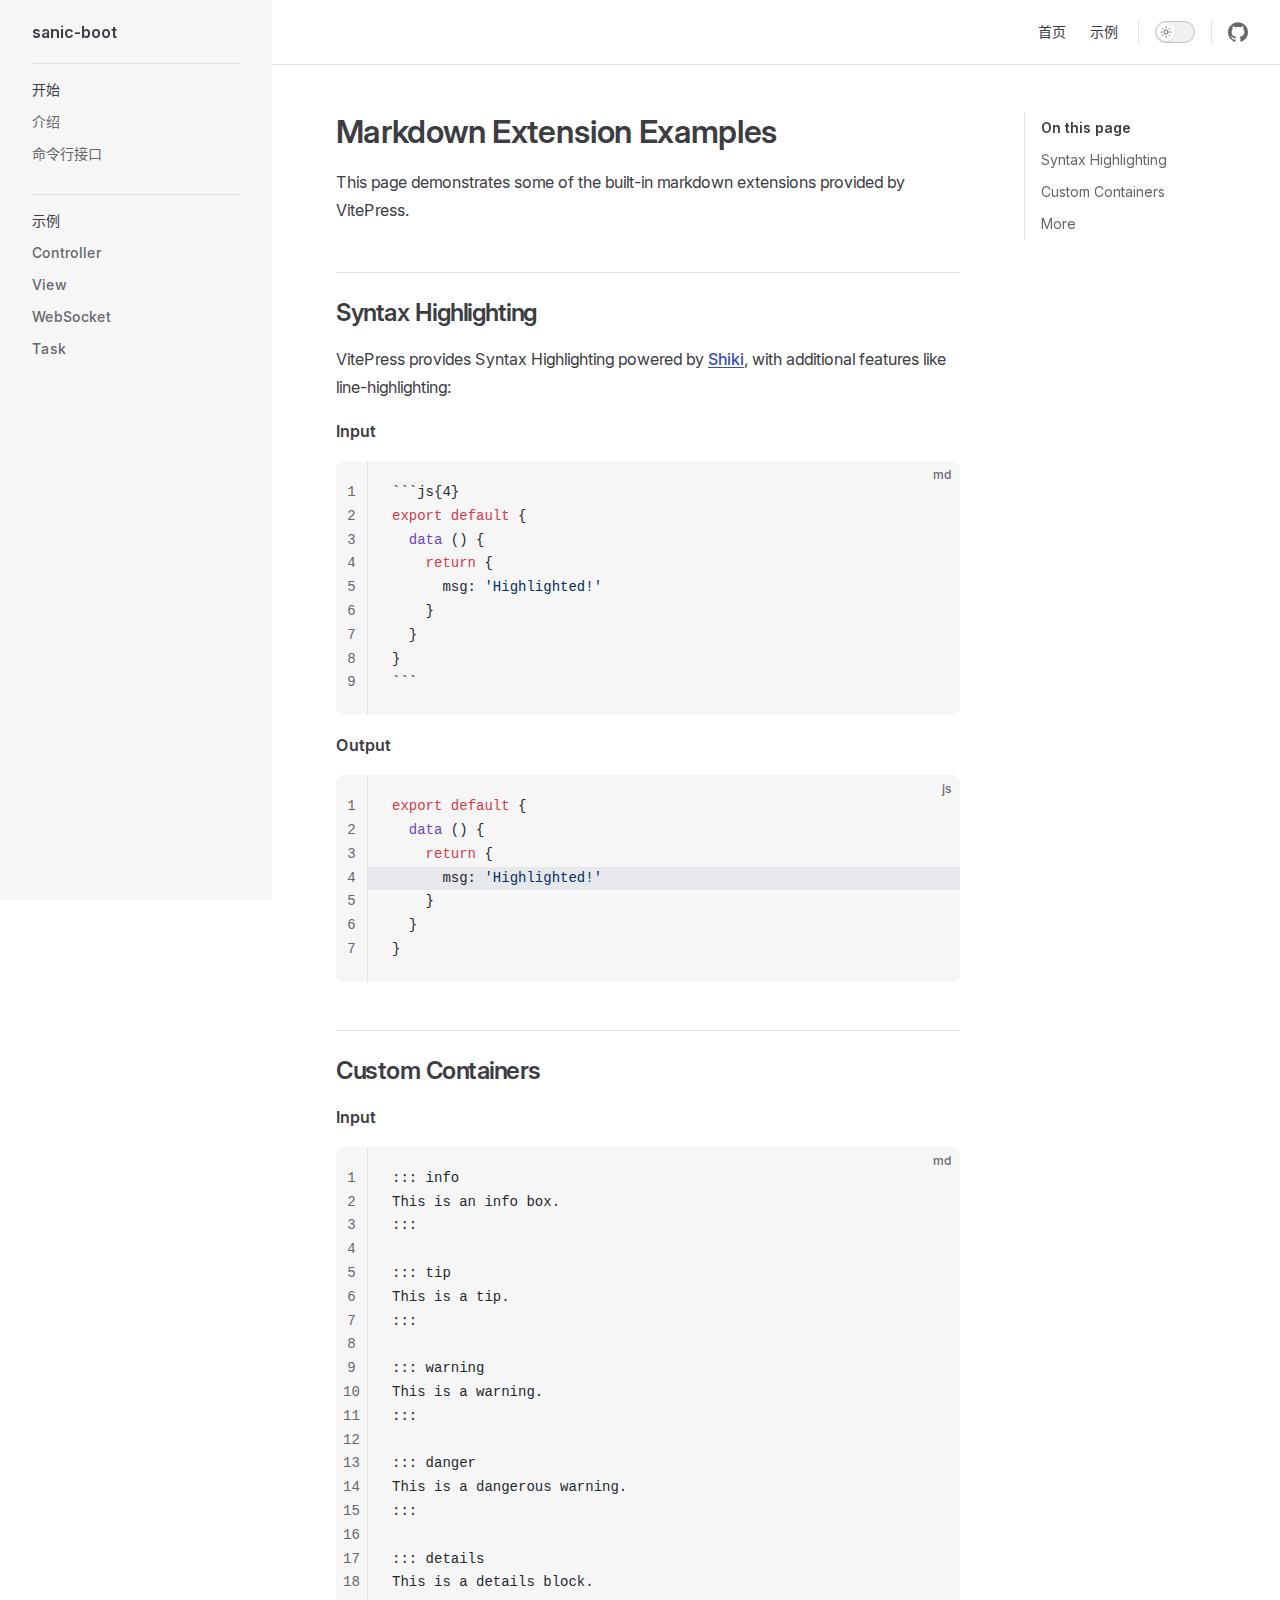
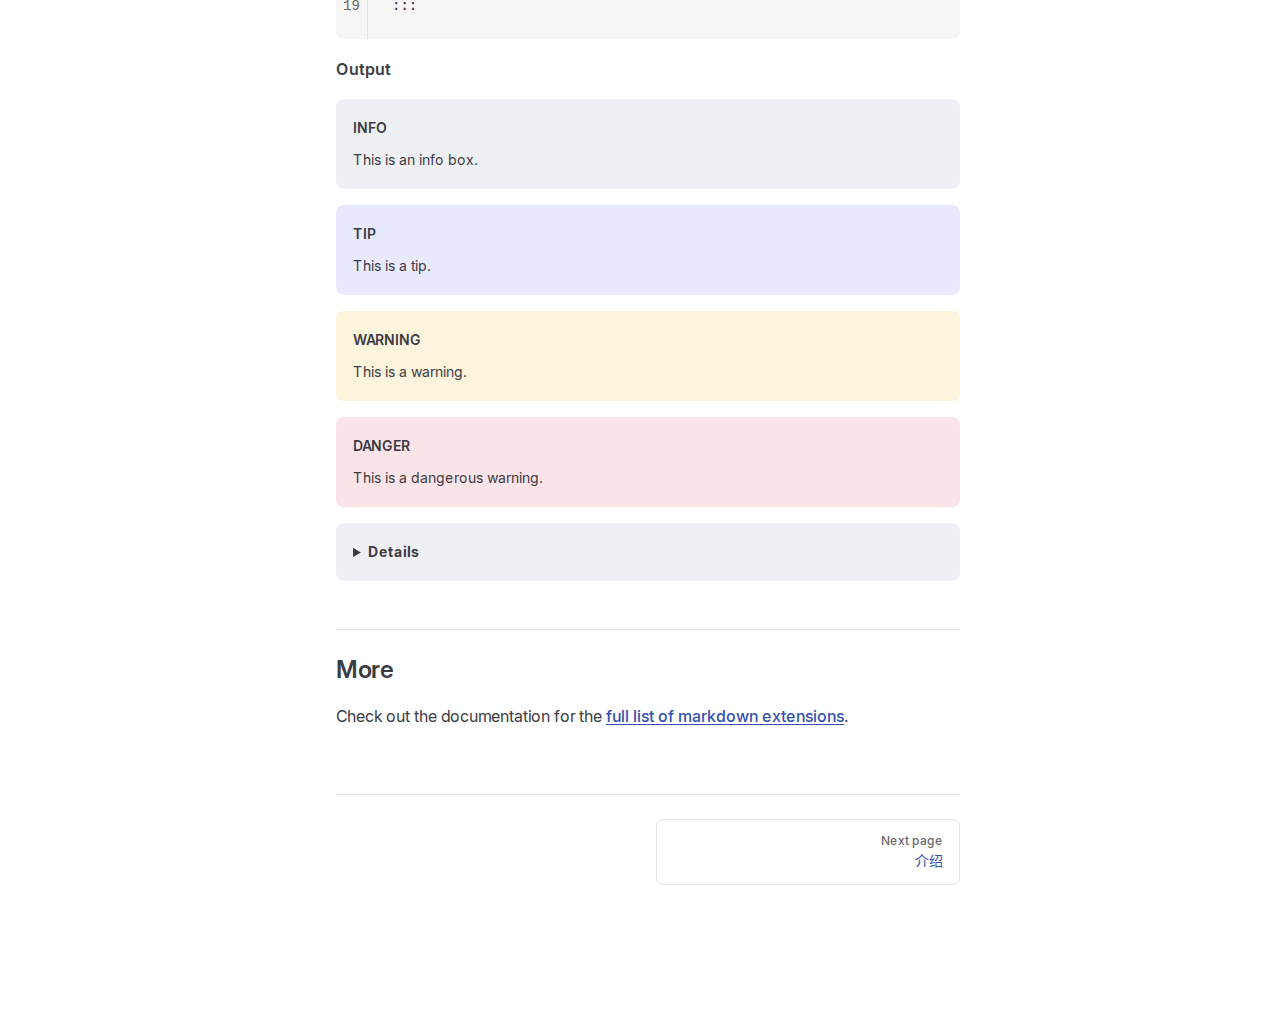
<file: examples/markdown-examples.html>
<!DOCTYPE html>
<html lang="zh-cn" dir="ltr">
  <head>
    <meta charset="utf-8">
    <meta name="viewport" content="width=device-width,initial-scale=1">
    <title>Markdown Extension Examples | sanic-boot</title>
    <meta name="description" content="A web framework base on Sanic">
    <meta name="generator" content="VitePress v2.0.0-alpha.15">
    <link rel="preload stylesheet" href="/assets/style.CJYmWnOS.css" as="style">
    <link rel="preload stylesheet" href="/vp-icons.css" as="style">
    
    <script type="module" src="/assets/app.Omf-W4uO.js"></script>
    <link rel="preload" href="/assets/inter-roman-latin.Di8DUHzh.woff2" as="font" type="font/woff2" crossorigin="">
    <link rel="modulepreload" href="/assets/chunks/theme.BMWJrrvI.js">
    <link rel="modulepreload" href="/assets/chunks/framework.D4U75H9x.js">
    <link rel="modulepreload" href="/assets/examples_markdown-examples.md.B7OwWehd.lean.js">
    <script id="check-dark-mode">(()=>{const e=localStorage.getItem("vitepress-theme-appearance")||"auto",a=window.matchMedia("(prefers-color-scheme: dark)").matches;(!e||e==="auto"?a:e==="dark")&&document.documentElement.classList.add("dark")})();</script>
    <script id="check-mac-os">document.documentElement.classList.toggle("mac",/Mac|iPhone|iPod|iPad/i.test(navigator.platform));</script>
  </head>
  <body>
    <div id="app"><div class="Layout" data-v-14238e56><!--[--><!--]--><!--[--><span tabindex="-1" data-v-77b0e85a></span><a href="#VPContent" class="VPSkipLink visually-hidden" data-v-77b0e85a>Skip to content</a><!--]--><!----><header class="VPNav" data-v-14238e56 data-v-1f5db9ee><div class="VPNavBar" data-v-1f5db9ee data-v-78c2d367><div class="wrapper" data-v-78c2d367><div class="container" data-v-78c2d367><div class="title" data-v-78c2d367><div class="VPNavBarTitle has-sidebar" data-v-78c2d367 data-v-6bfbff1d><a class="title" href="/" data-v-6bfbff1d><!--[--><!--]--><!----><span data-v-6bfbff1d>sanic-boot</span><!--[--><!--]--></a></div></div><div class="content" data-v-78c2d367><div class="content-body" data-v-78c2d367><!--[--><!--]--><div class="VPNavBarSearch search" data-v-78c2d367><!----></div><nav aria-labelledby="main-nav-aria-label" class="VPNavBarMenu menu" data-v-78c2d367 data-v-9b2ce21a><span id="main-nav-aria-label" class="visually-hidden" data-v-9b2ce21a> Main Navigation </span><!--[--><!--[--><a class="VPLink link VPNavBarMenuLink" href="/" tabindex="0" data-v-9b2ce21a data-v-3e930037><!--[--><span data-v-3e930037>首页</span><!--]--></a><!--]--><!--[--><a class="VPLink link VPNavBarMenuLink" href="/examples/index.html" tabindex="0" data-v-9b2ce21a data-v-3e930037><!--[--><span data-v-3e930037>示例</span><!--]--></a><!--]--><!--]--></nav><!----><div class="VPNavBarAppearance appearance" data-v-78c2d367 data-v-937ea647><button class="VPSwitch VPSwitchAppearance" type="button" role="switch" title aria-checked="false" data-v-937ea647 data-v-7878abd8 data-v-c1feffdd><span class="check" data-v-c1feffdd><span class="icon" data-v-c1feffdd><!--[--><span class="vpi-sun sun" data-v-7878abd8></span><span class="vpi-moon moon" data-v-7878abd8></span><!--]--></span></span></button></div><div class="VPSocialLinks VPNavBarSocialLinks social-links" data-v-78c2d367 data-v-eae49329 data-v-21b6d346><!--[--><a class="VPSocialLink no-icon" href="https://github.com/yinghan22/sanic-boot" aria-label="github" target="_blank" rel="me noopener" data-v-21b6d346 data-v-2bb4aa7b><span class="vpi-social-github"></span></a><!--]--></div><div class="VPFlyout VPNavBarExtra extra" data-v-78c2d367 data-v-23da01d7 data-v-e6fd1379><button type="button" class="button" aria-haspopup="true" aria-expanded="false" aria-label="extra navigation" data-v-e6fd1379><span class="vpi-more-horizontal icon" data-v-e6fd1379></span></button><div class="menu" data-v-e6fd1379><div class="VPMenu" data-v-e6fd1379 data-v-060db118><!----><!--[--><!--[--><!----><div class="group" data-v-23da01d7><div class="item appearance" data-v-23da01d7><p class="label" data-v-23da01d7>Appearance</p><div class="appearance-action" data-v-23da01d7><button class="VPSwitch VPSwitchAppearance" type="button" role="switch" title aria-checked="false" data-v-23da01d7 data-v-7878abd8 data-v-c1feffdd><span class="check" data-v-c1feffdd><span class="icon" data-v-c1feffdd><!--[--><span class="vpi-sun sun" data-v-7878abd8></span><span class="vpi-moon moon" data-v-7878abd8></span><!--]--></span></span></button></div></div></div><div class="group" data-v-23da01d7><div class="item social-links" data-v-23da01d7><div class="VPSocialLinks social-links-list" data-v-23da01d7 data-v-21b6d346><!--[--><a class="VPSocialLink no-icon" href="https://github.com/yinghan22/sanic-boot" aria-label="github" target="_blank" rel="me noopener" data-v-21b6d346 data-v-2bb4aa7b><span class="vpi-social-github"></span></a><!--]--></div></div></div><!--]--><!--]--></div></div></div><!--[--><!--]--><button type="button" class="VPNavBarHamburger hamburger" aria-label="mobile navigation" aria-expanded="false" aria-controls="VPNavScreen" data-v-78c2d367 data-v-1785a458><span class="container" data-v-1785a458><span class="top" data-v-1785a458></span><span class="middle" data-v-1785a458></span><span class="bottom" data-v-1785a458></span></span></button></div></div></div></div><div class="divider" data-v-78c2d367><div class="divider-line" data-v-78c2d367></div></div></div><!----></header><div class="VPLocalNav has-sidebar empty" data-v-14238e56 data-v-8c072906><div class="container" data-v-8c072906><button class="menu" aria-expanded="false" aria-controls="VPSidebarNav" data-v-8c072906><span class="vpi-align-left menu-icon" data-v-8c072906></span><span class="menu-text" data-v-8c072906>Menu</span></button><div class="VPLocalNavOutlineDropdown" style="--vp-vh:0px;" data-v-8c072906 data-v-d67d3a13><button data-v-d67d3a13>Return to top</button><!----></div></div></div><aside class="VPSidebar" data-v-14238e56 data-v-79e7cfc6><div class="curtain" data-v-79e7cfc6></div><nav class="nav" id="VPSidebarNav" aria-labelledby="sidebar-aria-label" tabindex="-1" data-v-79e7cfc6><span class="visually-hidden" id="sidebar-aria-label" data-v-79e7cfc6> Sidebar Navigation </span><!--[--><!--]--><!--[--><div class="no-transition group" data-v-797bff66><section class="VPSidebarItem level-0" data-v-797bff66 data-v-ee14ab00><div class="item" role="button" tabindex="0" data-v-ee14ab00><div class="indicator" data-v-ee14ab00></div><h2 class="text" data-v-ee14ab00>开始</h2><!----></div><div class="items" data-v-ee14ab00><!--[--><div class="VPSidebarItem level-1 is-link" data-v-ee14ab00 data-v-ee14ab00><div class="item" data-v-ee14ab00><div class="indicator" data-v-ee14ab00></div><a class="VPLink link link" href="/guide/introduction.html" data-v-ee14ab00><!--[--><p class="text" data-v-ee14ab00>介绍</p><!--]--></a><!----></div><!----></div><div class="VPSidebarItem level-1 is-link" data-v-ee14ab00 data-v-ee14ab00><div class="item" data-v-ee14ab00><div class="indicator" data-v-ee14ab00></div><a class="VPLink link link" href="/guide/command-line-interface.html" data-v-ee14ab00><!--[--><p class="text" data-v-ee14ab00>命令行接口</p><!--]--></a><!----></div><!----></div><!--]--></div></section></div><div class="no-transition group" data-v-797bff66><section class="VPSidebarItem level-0 is-link" data-v-797bff66 data-v-ee14ab00><div class="item" tabindex="0" data-v-ee14ab00><div class="indicator" data-v-ee14ab00></div><a class="VPLink link link" href="/examples/index.html" data-v-ee14ab00><!--[--><h2 class="text" data-v-ee14ab00>示例</h2><!--]--></a><!----></div><div class="items" data-v-ee14ab00><!--[--><div class="VPSidebarItem level-1 is-link" data-v-ee14ab00 data-v-ee14ab00><div class="item" data-v-ee14ab00><div class="indicator" data-v-ee14ab00></div><a class="VPLink link link" href="/examples/Controller.html" data-v-ee14ab00><!--[--><p class="text" data-v-ee14ab00>Controller</p><!--]--></a><!----></div><!----></div><div class="VPSidebarItem level-1 is-link" data-v-ee14ab00 data-v-ee14ab00><div class="item" data-v-ee14ab00><div class="indicator" data-v-ee14ab00></div><a class="VPLink link link" href="/examples/View.html" data-v-ee14ab00><!--[--><p class="text" data-v-ee14ab00>View</p><!--]--></a><!----></div><!----></div><div class="VPSidebarItem level-1 is-link" data-v-ee14ab00 data-v-ee14ab00><div class="item" data-v-ee14ab00><div class="indicator" data-v-ee14ab00></div><a class="VPLink link link" href="/examples/WebSocket.html" data-v-ee14ab00><!--[--><p class="text" data-v-ee14ab00>WebSocket</p><!--]--></a><!----></div><!----></div><div class="VPSidebarItem level-1 is-link" data-v-ee14ab00 data-v-ee14ab00><div class="item" data-v-ee14ab00><div class="indicator" data-v-ee14ab00></div><a class="VPLink link link" href="/examples/Task.html" data-v-ee14ab00><!--[--><p class="text" data-v-ee14ab00>Task</p><!--]--></a><!----></div><!----></div><!--]--></div></section></div><!--]--><!--[--><!--]--></nav></aside><div class="VPContent has-sidebar" id="VPContent" data-v-14238e56 data-v-6973c309><div class="VPDoc has-sidebar has-aside" data-v-6973c309 data-v-8c7d15fe><!--[--><!--]--><div class="container" data-v-8c7d15fe><div class="aside" data-v-8c7d15fe><div class="aside-curtain" data-v-8c7d15fe></div><div class="aside-container" data-v-8c7d15fe><div class="aside-content" data-v-8c7d15fe><div class="VPDocAside" data-v-8c7d15fe data-v-acd9b8f0><!--[--><!--]--><!--[--><!--]--><nav aria-labelledby="doc-outline-aria-label" class="VPDocAsideOutline" data-v-acd9b8f0 data-v-f69e87f8><div class="content" data-v-f69e87f8><div class="outline-marker" data-v-f69e87f8></div><div aria-level="2" class="outline-title" id="doc-outline-aria-label" role="heading" data-v-f69e87f8>On this page</div><ul class="VPDocOutlineItem root" data-v-f69e87f8 data-v-8546b6b8><!--[--><!--]--></ul></div></nav><!--[--><!--]--><div class="spacer" data-v-acd9b8f0></div><!--[--><!--]--><!----><!--[--><!--]--><!--[--><!--]--></div></div></div></div><div class="content" data-v-8c7d15fe><div class="content-container" data-v-8c7d15fe><!--[--><!--]--><main class="main" data-v-8c7d15fe><div style="position:relative;" class="vp-doc _examples_markdown-examples" data-v-8c7d15fe><div><h1 id="markdown-extension-examples" tabindex="-1">Markdown Extension Examples <a class="header-anchor" href="#markdown-extension-examples" aria-label="Permalink to “Markdown Extension Examples”">​</a></h1><p>This page demonstrates some of the built-in markdown extensions provided by VitePress.</p><h2 id="syntax-highlighting" tabindex="-1">Syntax Highlighting <a class="header-anchor" href="#syntax-highlighting" aria-label="Permalink to “Syntax Highlighting”">​</a></h2><p>VitePress provides Syntax Highlighting powered by <a href="https://github.com/shikijs/shiki" target="_blank" rel="noreferrer">Shiki</a>, with additional features like line-highlighting:</p><p><strong>Input</strong></p><div class="language-md line-numbers-mode"><button title="Copy Code" class="copy"></button><span class="lang">md</span><pre class="shiki shiki-themes github-light github-dark" style="--shiki-light:#24292e;--shiki-dark:#e1e4e8;--shiki-light-bg:#fff;--shiki-dark-bg:#24292e;" tabindex="0" dir="ltr"><code><span class="line"><span style="--shiki-light:#24292E;--shiki-dark:#E1E4E8;">```js{4}</span></span>
<span class="line"><span style="--shiki-light:#D73A49;--shiki-dark:#F97583;">export</span><span style="--shiki-light:#D73A49;--shiki-dark:#F97583;"> default</span><span style="--shiki-light:#24292E;--shiki-dark:#E1E4E8;"> {</span></span>
<span class="line"><span style="--shiki-light:#6F42C1;--shiki-dark:#B392F0;">  data</span><span style="--shiki-light:#24292E;--shiki-dark:#E1E4E8;"> () {</span></span>
<span class="line"><span style="--shiki-light:#D73A49;--shiki-dark:#F97583;">    return</span><span style="--shiki-light:#24292E;--shiki-dark:#E1E4E8;"> {</span></span>
<span class="line"><span style="--shiki-light:#24292E;--shiki-dark:#E1E4E8;">      msg: </span><span style="--shiki-light:#032F62;--shiki-dark:#9ECBFF;">&#39;Highlighted!&#39;</span></span>
<span class="line"><span style="--shiki-light:#24292E;--shiki-dark:#E1E4E8;">    }</span></span>
<span class="line"><span style="--shiki-light:#24292E;--shiki-dark:#E1E4E8;">  }</span></span>
<span class="line"><span style="--shiki-light:#24292E;--shiki-dark:#E1E4E8;">}</span></span>
<span class="line"><span style="--shiki-light:#24292E;--shiki-dark:#E1E4E8;">```</span></span></code></pre><div class="line-numbers-wrapper" aria-hidden="true"><span class="line-number">1</span><br><span class="line-number">2</span><br><span class="line-number">3</span><br><span class="line-number">4</span><br><span class="line-number">5</span><br><span class="line-number">6</span><br><span class="line-number">7</span><br><span class="line-number">8</span><br><span class="line-number">9</span><br></div></div><p><strong>Output</strong></p><div class="language-js line-numbers-mode"><button title="Copy Code" class="copy"></button><span class="lang">js</span><pre class="shiki shiki-themes github-light github-dark" style="--shiki-light:#24292e;--shiki-dark:#e1e4e8;--shiki-light-bg:#fff;--shiki-dark-bg:#24292e;" tabindex="0" dir="ltr"><code><span class="line"><span style="--shiki-light:#D73A49;--shiki-dark:#F97583;">export</span><span style="--shiki-light:#D73A49;--shiki-dark:#F97583;"> default</span><span style="--shiki-light:#24292E;--shiki-dark:#E1E4E8;"> {</span></span>
<span class="line"><span style="--shiki-light:#6F42C1;--shiki-dark:#B392F0;">  data</span><span style="--shiki-light:#24292E;--shiki-dark:#E1E4E8;"> () {</span></span>
<span class="line"><span style="--shiki-light:#D73A49;--shiki-dark:#F97583;">    return</span><span style="--shiki-light:#24292E;--shiki-dark:#E1E4E8;"> {</span></span>
<span class="line highlighted"><span style="--shiki-light:#24292E;--shiki-dark:#E1E4E8;">      msg: </span><span style="--shiki-light:#032F62;--shiki-dark:#9ECBFF;">&#39;Highlighted!&#39;</span></span>
<span class="line"><span style="--shiki-light:#24292E;--shiki-dark:#E1E4E8;">    }</span></span>
<span class="line"><span style="--shiki-light:#24292E;--shiki-dark:#E1E4E8;">  }</span></span>
<span class="line"><span style="--shiki-light:#24292E;--shiki-dark:#E1E4E8;">}</span></span></code></pre><div class="line-numbers-wrapper" aria-hidden="true"><span class="line-number">1</span><br><span class="line-number">2</span><br><span class="line-number">3</span><br><span class="line-number">4</span><br><span class="line-number">5</span><br><span class="line-number">6</span><br><span class="line-number">7</span><br></div></div><h2 id="custom-containers" tabindex="-1">Custom Containers <a class="header-anchor" href="#custom-containers" aria-label="Permalink to “Custom Containers”">​</a></h2><p><strong>Input</strong></p><div class="language-md line-numbers-mode"><button title="Copy Code" class="copy"></button><span class="lang">md</span><pre class="shiki shiki-themes github-light github-dark" style="--shiki-light:#24292e;--shiki-dark:#e1e4e8;--shiki-light-bg:#fff;--shiki-dark-bg:#24292e;" tabindex="0" dir="ltr"><code><span class="line"><span style="--shiki-light:#24292E;--shiki-dark:#E1E4E8;">::: info</span></span>
<span class="line"><span style="--shiki-light:#24292E;--shiki-dark:#E1E4E8;">This is an info box.</span></span>
<span class="line"><span style="--shiki-light:#24292E;--shiki-dark:#E1E4E8;">:::</span></span>
<span class="line"></span>
<span class="line"><span style="--shiki-light:#24292E;--shiki-dark:#E1E4E8;">::: tip</span></span>
<span class="line"><span style="--shiki-light:#24292E;--shiki-dark:#E1E4E8;">This is a tip.</span></span>
<span class="line"><span style="--shiki-light:#24292E;--shiki-dark:#E1E4E8;">:::</span></span>
<span class="line"></span>
<span class="line"><span style="--shiki-light:#24292E;--shiki-dark:#E1E4E8;">::: warning</span></span>
<span class="line"><span style="--shiki-light:#24292E;--shiki-dark:#E1E4E8;">This is a warning.</span></span>
<span class="line"><span style="--shiki-light:#24292E;--shiki-dark:#E1E4E8;">:::</span></span>
<span class="line"></span>
<span class="line"><span style="--shiki-light:#24292E;--shiki-dark:#E1E4E8;">::: danger</span></span>
<span class="line"><span style="--shiki-light:#24292E;--shiki-dark:#E1E4E8;">This is a dangerous warning.</span></span>
<span class="line"><span style="--shiki-light:#24292E;--shiki-dark:#E1E4E8;">:::</span></span>
<span class="line"></span>
<span class="line"><span style="--shiki-light:#24292E;--shiki-dark:#E1E4E8;">::: details</span></span>
<span class="line"><span style="--shiki-light:#24292E;--shiki-dark:#E1E4E8;">This is a details block.</span></span>
<span class="line"><span style="--shiki-light:#24292E;--shiki-dark:#E1E4E8;">:::</span></span></code></pre><div class="line-numbers-wrapper" aria-hidden="true"><span class="line-number">1</span><br><span class="line-number">2</span><br><span class="line-number">3</span><br><span class="line-number">4</span><br><span class="line-number">5</span><br><span class="line-number">6</span><br><span class="line-number">7</span><br><span class="line-number">8</span><br><span class="line-number">9</span><br><span class="line-number">10</span><br><span class="line-number">11</span><br><span class="line-number">12</span><br><span class="line-number">13</span><br><span class="line-number">14</span><br><span class="line-number">15</span><br><span class="line-number">16</span><br><span class="line-number">17</span><br><span class="line-number">18</span><br><span class="line-number">19</span><br></div></div><p><strong>Output</strong></p><div class="info custom-block"><p class="custom-block-title custom-block-title-default">INFO</p><p>This is an info box.</p></div><div class="tip custom-block"><p class="custom-block-title custom-block-title-default">TIP</p><p>This is a tip.</p></div><div class="warning custom-block"><p class="custom-block-title custom-block-title-default">WARNING</p><p>This is a warning.</p></div><div class="danger custom-block"><p class="custom-block-title custom-block-title-default">DANGER</p><p>This is a dangerous warning.</p></div><details class="details custom-block"><summary>Details</summary><p>This is a details block.</p></details><h2 id="more" tabindex="-1">More <a class="header-anchor" href="#more" aria-label="Permalink to “More”">​</a></h2><p>Check out the documentation for the <a href="https://vitepress.dev/guide/markdown" target="_blank" rel="noreferrer">full list of markdown extensions</a>.</p></div></div></main><footer class="VPDocFooter" data-v-8c7d15fe data-v-1bca4635><!--[--><!--]--><!----><nav class="prev-next" aria-labelledby="doc-footer-aria-label" data-v-1bca4635><span class="visually-hidden" id="doc-footer-aria-label" data-v-1bca4635>Pager</span><div class="pager" data-v-1bca4635><!----></div><div class="pager" data-v-1bca4635><a class="VPLink link pager-link next" href="/guide/introduction.html" data-v-1bca4635><!--[--><span class="desc" data-v-1bca4635>Next page</span><span class="title" data-v-1bca4635>介绍</span><!--]--></a></div></nav></footer><!--[--><!--]--></div></div></div><!--[--><!--]--></div></div><!----><!--[--><!--]--></div></div>
    <script>window.__VP_HASH_MAP__=JSON.parse("{\"examples_controller.md\":\"CV9a4WFi\",\"examples_index.md\":\"BgnpZrIw\",\"examples_markdown-examples.md\":\"B7OwWehd\",\"examples_task.md\":\"Cpi4T-TO\",\"examples_view.md\":\"CWBOI1tZ\",\"examples_websocket.md\":\"D5u4y_n1\",\"guide_command-line-interface.md\":\"BoZ5hHPU\",\"guide_introduction.md\":\"DmiC9Kex\",\"index.md\":\"B8VAPnTn\",\"readme.md\":\"1upQDFkU\"}");window.__VP_SITE_DATA__=JSON.parse("{\"lang\":\"en-US\",\"dir\":\"ltr\",\"title\":\"sanic-boot\",\"description\":\"A web framework base on Sanic\",\"base\":\"/\",\"head\":[],\"router\":{\"prefetchLinks\":true},\"appearance\":true,\"themeConfig\":{\"nav\":[{\"text\":\"首页\",\"link\":\"/\"},{\"text\":\"示例\",\"link\":\"/examples/index.md\"}],\"sidebar\":[{\"text\":\"开始\",\"items\":[{\"text\":\"介绍\",\"link\":\"/guide/introduction\"},{\"text\":\"命令行接口\",\"link\":\"/guide/command-line-interface.md\"}]},{\"text\":\"示例\",\"link\":\"/examples/index.md\",\"items\":[{\"text\":\"Controller\",\"link\":\"/examples/Controller.md\"},{\"text\":\"View\",\"link\":\"/examples/View.md\"},{\"text\":\"WebSocket\",\"link\":\"/examples/WebSocket.md\"},{\"text\":\"Task\",\"link\":\"/examples/Task.md\"}]}],\"socialLinks\":[{\"icon\":\"github\",\"link\":\"https://github.com/yinghan22/sanic-boot\"}]},\"locales\":{\"root\":{\"label\":\"简体中文\",\"lang\":\"zh-cn\"}},\"scrollOffset\":134,\"cleanUrls\":false,\"additionalConfig\":{}}");</script>
    
  </body>
</html>
</file>
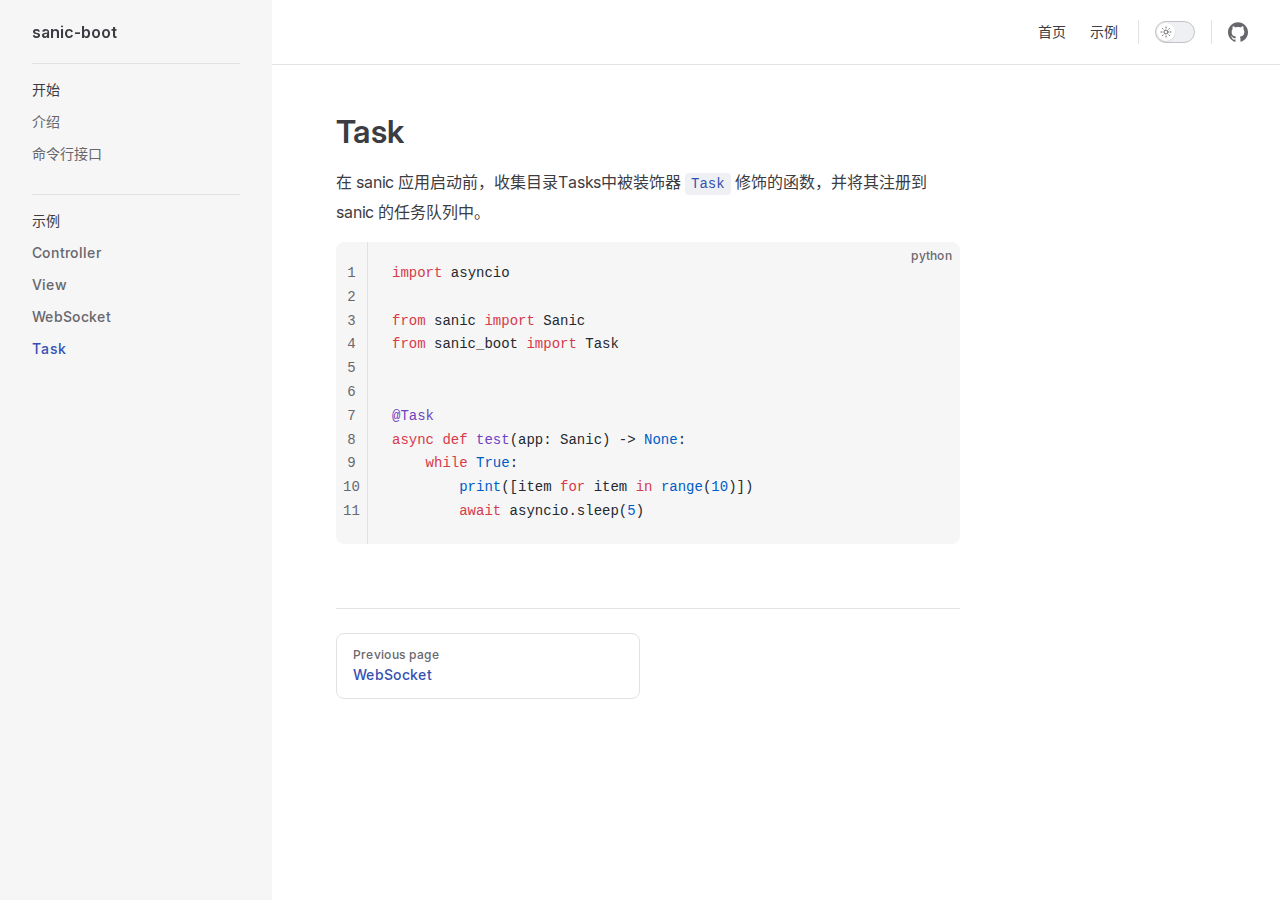
<file: examples/Task.html>
<!DOCTYPE html>
<html lang="zh-cn" dir="ltr">
  <head>
    <meta charset="utf-8">
    <meta name="viewport" content="width=device-width,initial-scale=1">
    <title>Task | sanic-boot</title>
    <meta name="description" content="A web framework base on Sanic">
    <meta name="generator" content="VitePress v2.0.0-alpha.15">
    <link rel="preload stylesheet" href="/assets/style.CJYmWnOS.css" as="style">
    <link rel="preload stylesheet" href="/vp-icons.css" as="style">
    
    <script type="module" src="/assets/app.Omf-W4uO.js"></script>
    <link rel="preload" href="/assets/inter-roman-latin.Di8DUHzh.woff2" as="font" type="font/woff2" crossorigin="">
    <link rel="modulepreload" href="/assets/chunks/theme.BMWJrrvI.js">
    <link rel="modulepreload" href="/assets/chunks/framework.D4U75H9x.js">
    <link rel="modulepreload" href="/assets/examples_Task.md.Cpi4T-TO.lean.js">
    <script id="check-dark-mode">(()=>{const e=localStorage.getItem("vitepress-theme-appearance")||"auto",a=window.matchMedia("(prefers-color-scheme: dark)").matches;(!e||e==="auto"?a:e==="dark")&&document.documentElement.classList.add("dark")})();</script>
    <script id="check-mac-os">document.documentElement.classList.toggle("mac",/Mac|iPhone|iPod|iPad/i.test(navigator.platform));</script>
  </head>
  <body>
    <div id="app"><div class="Layout" data-v-14238e56><!--[--><!--]--><!--[--><span tabindex="-1" data-v-77b0e85a></span><a href="#VPContent" class="VPSkipLink visually-hidden" data-v-77b0e85a>Skip to content</a><!--]--><!----><header class="VPNav" data-v-14238e56 data-v-1f5db9ee><div class="VPNavBar" data-v-1f5db9ee data-v-78c2d367><div class="wrapper" data-v-78c2d367><div class="container" data-v-78c2d367><div class="title" data-v-78c2d367><div class="VPNavBarTitle has-sidebar" data-v-78c2d367 data-v-6bfbff1d><a class="title" href="/" data-v-6bfbff1d><!--[--><!--]--><!----><span data-v-6bfbff1d>sanic-boot</span><!--[--><!--]--></a></div></div><div class="content" data-v-78c2d367><div class="content-body" data-v-78c2d367><!--[--><!--]--><div class="VPNavBarSearch search" data-v-78c2d367><!----></div><nav aria-labelledby="main-nav-aria-label" class="VPNavBarMenu menu" data-v-78c2d367 data-v-9b2ce21a><span id="main-nav-aria-label" class="visually-hidden" data-v-9b2ce21a> Main Navigation </span><!--[--><!--[--><a class="VPLink link VPNavBarMenuLink" href="/" tabindex="0" data-v-9b2ce21a data-v-3e930037><!--[--><span data-v-3e930037>首页</span><!--]--></a><!--]--><!--[--><a class="VPLink link VPNavBarMenuLink" href="/examples/index.html" tabindex="0" data-v-9b2ce21a data-v-3e930037><!--[--><span data-v-3e930037>示例</span><!--]--></a><!--]--><!--]--></nav><!----><div class="VPNavBarAppearance appearance" data-v-78c2d367 data-v-937ea647><button class="VPSwitch VPSwitchAppearance" type="button" role="switch" title aria-checked="false" data-v-937ea647 data-v-7878abd8 data-v-c1feffdd><span class="check" data-v-c1feffdd><span class="icon" data-v-c1feffdd><!--[--><span class="vpi-sun sun" data-v-7878abd8></span><span class="vpi-moon moon" data-v-7878abd8></span><!--]--></span></span></button></div><div class="VPSocialLinks VPNavBarSocialLinks social-links" data-v-78c2d367 data-v-eae49329 data-v-21b6d346><!--[--><a class="VPSocialLink no-icon" href="https://github.com/yinghan22/sanic-boot" aria-label="github" target="_blank" rel="me noopener" data-v-21b6d346 data-v-2bb4aa7b><span class="vpi-social-github"></span></a><!--]--></div><div class="VPFlyout VPNavBarExtra extra" data-v-78c2d367 data-v-23da01d7 data-v-e6fd1379><button type="button" class="button" aria-haspopup="true" aria-expanded="false" aria-label="extra navigation" data-v-e6fd1379><span class="vpi-more-horizontal icon" data-v-e6fd1379></span></button><div class="menu" data-v-e6fd1379><div class="VPMenu" data-v-e6fd1379 data-v-060db118><!----><!--[--><!--[--><!----><div class="group" data-v-23da01d7><div class="item appearance" data-v-23da01d7><p class="label" data-v-23da01d7>Appearance</p><div class="appearance-action" data-v-23da01d7><button class="VPSwitch VPSwitchAppearance" type="button" role="switch" title aria-checked="false" data-v-23da01d7 data-v-7878abd8 data-v-c1feffdd><span class="check" data-v-c1feffdd><span class="icon" data-v-c1feffdd><!--[--><span class="vpi-sun sun" data-v-7878abd8></span><span class="vpi-moon moon" data-v-7878abd8></span><!--]--></span></span></button></div></div></div><div class="group" data-v-23da01d7><div class="item social-links" data-v-23da01d7><div class="VPSocialLinks social-links-list" data-v-23da01d7 data-v-21b6d346><!--[--><a class="VPSocialLink no-icon" href="https://github.com/yinghan22/sanic-boot" aria-label="github" target="_blank" rel="me noopener" data-v-21b6d346 data-v-2bb4aa7b><span class="vpi-social-github"></span></a><!--]--></div></div></div><!--]--><!--]--></div></div></div><!--[--><!--]--><button type="button" class="VPNavBarHamburger hamburger" aria-label="mobile navigation" aria-expanded="false" aria-controls="VPNavScreen" data-v-78c2d367 data-v-1785a458><span class="container" data-v-1785a458><span class="top" data-v-1785a458></span><span class="middle" data-v-1785a458></span><span class="bottom" data-v-1785a458></span></span></button></div></div></div></div><div class="divider" data-v-78c2d367><div class="divider-line" data-v-78c2d367></div></div></div><!----></header><div class="VPLocalNav has-sidebar empty" data-v-14238e56 data-v-8c072906><div class="container" data-v-8c072906><button class="menu" aria-expanded="false" aria-controls="VPSidebarNav" data-v-8c072906><span class="vpi-align-left menu-icon" data-v-8c072906></span><span class="menu-text" data-v-8c072906>Menu</span></button><div class="VPLocalNavOutlineDropdown" style="--vp-vh:0px;" data-v-8c072906 data-v-d67d3a13><button data-v-d67d3a13>Return to top</button><!----></div></div></div><aside class="VPSidebar" data-v-14238e56 data-v-79e7cfc6><div class="curtain" data-v-79e7cfc6></div><nav class="nav" id="VPSidebarNav" aria-labelledby="sidebar-aria-label" tabindex="-1" data-v-79e7cfc6><span class="visually-hidden" id="sidebar-aria-label" data-v-79e7cfc6> Sidebar Navigation </span><!--[--><!--]--><!--[--><div class="no-transition group" data-v-797bff66><section class="VPSidebarItem level-0" data-v-797bff66 data-v-ee14ab00><div class="item" role="button" tabindex="0" data-v-ee14ab00><div class="indicator" data-v-ee14ab00></div><h2 class="text" data-v-ee14ab00>开始</h2><!----></div><div class="items" data-v-ee14ab00><!--[--><div class="VPSidebarItem level-1 is-link" data-v-ee14ab00 data-v-ee14ab00><div class="item" data-v-ee14ab00><div class="indicator" data-v-ee14ab00></div><a class="VPLink link link" href="/guide/introduction.html" data-v-ee14ab00><!--[--><p class="text" data-v-ee14ab00>介绍</p><!--]--></a><!----></div><!----></div><div class="VPSidebarItem level-1 is-link" data-v-ee14ab00 data-v-ee14ab00><div class="item" data-v-ee14ab00><div class="indicator" data-v-ee14ab00></div><a class="VPLink link link" href="/guide/command-line-interface.html" data-v-ee14ab00><!--[--><p class="text" data-v-ee14ab00>命令行接口</p><!--]--></a><!----></div><!----></div><!--]--></div></section></div><div class="no-transition group" data-v-797bff66><section class="VPSidebarItem level-0 is-link has-active" data-v-797bff66 data-v-ee14ab00><div class="item" tabindex="0" data-v-ee14ab00><div class="indicator" data-v-ee14ab00></div><a class="VPLink link link" href="/examples/index.html" data-v-ee14ab00><!--[--><h2 class="text" data-v-ee14ab00>示例</h2><!--]--></a><!----></div><div class="items" data-v-ee14ab00><!--[--><div class="VPSidebarItem level-1 is-link" data-v-ee14ab00 data-v-ee14ab00><div class="item" data-v-ee14ab00><div class="indicator" data-v-ee14ab00></div><a class="VPLink link link" href="/examples/Controller.html" data-v-ee14ab00><!--[--><p class="text" data-v-ee14ab00>Controller</p><!--]--></a><!----></div><!----></div><div class="VPSidebarItem level-1 is-link" data-v-ee14ab00 data-v-ee14ab00><div class="item" data-v-ee14ab00><div class="indicator" data-v-ee14ab00></div><a class="VPLink link link" href="/examples/View.html" data-v-ee14ab00><!--[--><p class="text" data-v-ee14ab00>View</p><!--]--></a><!----></div><!----></div><div class="VPSidebarItem level-1 is-link" data-v-ee14ab00 data-v-ee14ab00><div class="item" data-v-ee14ab00><div class="indicator" data-v-ee14ab00></div><a class="VPLink link link" href="/examples/WebSocket.html" data-v-ee14ab00><!--[--><p class="text" data-v-ee14ab00>WebSocket</p><!--]--></a><!----></div><!----></div><div class="VPSidebarItem level-1 is-link" data-v-ee14ab00 data-v-ee14ab00><div class="item" data-v-ee14ab00><div class="indicator" data-v-ee14ab00></div><a class="VPLink link link" href="/examples/Task.html" data-v-ee14ab00><!--[--><p class="text" data-v-ee14ab00>Task</p><!--]--></a><!----></div><!----></div><!--]--></div></section></div><!--]--><!--[--><!--]--></nav></aside><div class="VPContent has-sidebar" id="VPContent" data-v-14238e56 data-v-6973c309><div class="VPDoc has-sidebar has-aside" data-v-6973c309 data-v-8c7d15fe><!--[--><!--]--><div class="container" data-v-8c7d15fe><div class="aside" data-v-8c7d15fe><div class="aside-curtain" data-v-8c7d15fe></div><div class="aside-container" data-v-8c7d15fe><div class="aside-content" data-v-8c7d15fe><div class="VPDocAside" data-v-8c7d15fe data-v-acd9b8f0><!--[--><!--]--><!--[--><!--]--><nav aria-labelledby="doc-outline-aria-label" class="VPDocAsideOutline" data-v-acd9b8f0 data-v-f69e87f8><div class="content" data-v-f69e87f8><div class="outline-marker" data-v-f69e87f8></div><div aria-level="2" class="outline-title" id="doc-outline-aria-label" role="heading" data-v-f69e87f8>On this page</div><ul class="VPDocOutlineItem root" data-v-f69e87f8 data-v-8546b6b8><!--[--><!--]--></ul></div></nav><!--[--><!--]--><div class="spacer" data-v-acd9b8f0></div><!--[--><!--]--><!----><!--[--><!--]--><!--[--><!--]--></div></div></div></div><div class="content" data-v-8c7d15fe><div class="content-container" data-v-8c7d15fe><!--[--><!--]--><main class="main" data-v-8c7d15fe><div style="position:relative;" class="vp-doc _examples_Task" data-v-8c7d15fe><div><h1 id="task" tabindex="-1">Task <a class="header-anchor" href="#task" aria-label="Permalink to “Task”">​</a></h1><p>在 sanic 应用启动前，收集目录Tasks中被装饰器 <code>Task</code> 修饰的函数，并将其注册到 sanic 的任务队列中。</p><div class="language-python line-numbers-mode"><button title="Copy Code" class="copy"></button><span class="lang">python</span><pre class="shiki shiki-themes github-light github-dark" style="--shiki-light:#24292e;--shiki-dark:#e1e4e8;--shiki-light-bg:#fff;--shiki-dark-bg:#24292e;" tabindex="0" dir="ltr"><code><span class="line"><span style="--shiki-light:#D73A49;--shiki-dark:#F97583;">import</span><span style="--shiki-light:#24292E;--shiki-dark:#E1E4E8;"> asyncio</span></span>
<span class="line"></span>
<span class="line"><span style="--shiki-light:#D73A49;--shiki-dark:#F97583;">from</span><span style="--shiki-light:#24292E;--shiki-dark:#E1E4E8;"> sanic </span><span style="--shiki-light:#D73A49;--shiki-dark:#F97583;">import</span><span style="--shiki-light:#24292E;--shiki-dark:#E1E4E8;"> Sanic</span></span>
<span class="line"><span style="--shiki-light:#D73A49;--shiki-dark:#F97583;">from</span><span style="--shiki-light:#24292E;--shiki-dark:#E1E4E8;"> sanic_boot </span><span style="--shiki-light:#D73A49;--shiki-dark:#F97583;">import</span><span style="--shiki-light:#24292E;--shiki-dark:#E1E4E8;"> Task</span></span>
<span class="line"></span>
<span class="line"></span>
<span class="line"><span style="--shiki-light:#6F42C1;--shiki-dark:#B392F0;">@Task</span></span>
<span class="line"><span style="--shiki-light:#D73A49;--shiki-dark:#F97583;">async</span><span style="--shiki-light:#D73A49;--shiki-dark:#F97583;"> def</span><span style="--shiki-light:#6F42C1;--shiki-dark:#B392F0;"> test</span><span style="--shiki-light:#24292E;--shiki-dark:#E1E4E8;">(app: Sanic) -&gt; </span><span style="--shiki-light:#005CC5;--shiki-dark:#79B8FF;">None</span><span style="--shiki-light:#24292E;--shiki-dark:#E1E4E8;">:</span></span>
<span class="line"><span style="--shiki-light:#D73A49;--shiki-dark:#F97583;">    while</span><span style="--shiki-light:#005CC5;--shiki-dark:#79B8FF;"> True</span><span style="--shiki-light:#24292E;--shiki-dark:#E1E4E8;">:</span></span>
<span class="line"><span style="--shiki-light:#005CC5;--shiki-dark:#79B8FF;">        print</span><span style="--shiki-light:#24292E;--shiki-dark:#E1E4E8;">([item </span><span style="--shiki-light:#D73A49;--shiki-dark:#F97583;">for</span><span style="--shiki-light:#24292E;--shiki-dark:#E1E4E8;"> item </span><span style="--shiki-light:#D73A49;--shiki-dark:#F97583;">in</span><span style="--shiki-light:#005CC5;--shiki-dark:#79B8FF;"> range</span><span style="--shiki-light:#24292E;--shiki-dark:#E1E4E8;">(</span><span style="--shiki-light:#005CC5;--shiki-dark:#79B8FF;">10</span><span style="--shiki-light:#24292E;--shiki-dark:#E1E4E8;">)])</span></span>
<span class="line"><span style="--shiki-light:#D73A49;--shiki-dark:#F97583;">        await</span><span style="--shiki-light:#24292E;--shiki-dark:#E1E4E8;"> asyncio.sleep(</span><span style="--shiki-light:#005CC5;--shiki-dark:#79B8FF;">5</span><span style="--shiki-light:#24292E;--shiki-dark:#E1E4E8;">)</span></span></code></pre><div class="line-numbers-wrapper" aria-hidden="true"><span class="line-number">1</span><br><span class="line-number">2</span><br><span class="line-number">3</span><br><span class="line-number">4</span><br><span class="line-number">5</span><br><span class="line-number">6</span><br><span class="line-number">7</span><br><span class="line-number">8</span><br><span class="line-number">9</span><br><span class="line-number">10</span><br><span class="line-number">11</span><br></div></div></div></div></main><footer class="VPDocFooter" data-v-8c7d15fe data-v-1bca4635><!--[--><!--]--><!----><nav class="prev-next" aria-labelledby="doc-footer-aria-label" data-v-1bca4635><span class="visually-hidden" id="doc-footer-aria-label" data-v-1bca4635>Pager</span><div class="pager" data-v-1bca4635><a class="VPLink link pager-link prev" href="/examples/WebSocket.html" data-v-1bca4635><!--[--><span class="desc" data-v-1bca4635>Previous page</span><span class="title" data-v-1bca4635>WebSocket</span><!--]--></a></div><div class="pager" data-v-1bca4635><!----></div></nav></footer><!--[--><!--]--></div></div></div><!--[--><!--]--></div></div><!----><!--[--><!--]--></div></div>
    <script>window.__VP_HASH_MAP__=JSON.parse("{\"examples_controller.md\":\"CV9a4WFi\",\"examples_index.md\":\"BgnpZrIw\",\"examples_markdown-examples.md\":\"B7OwWehd\",\"examples_task.md\":\"Cpi4T-TO\",\"examples_view.md\":\"CWBOI1tZ\",\"examples_websocket.md\":\"D5u4y_n1\",\"guide_command-line-interface.md\":\"BoZ5hHPU\",\"guide_introduction.md\":\"DmiC9Kex\",\"index.md\":\"B8VAPnTn\",\"readme.md\":\"1upQDFkU\"}");window.__VP_SITE_DATA__=JSON.parse("{\"lang\":\"en-US\",\"dir\":\"ltr\",\"title\":\"sanic-boot\",\"description\":\"A web framework base on Sanic\",\"base\":\"/\",\"head\":[],\"router\":{\"prefetchLinks\":true},\"appearance\":true,\"themeConfig\":{\"nav\":[{\"text\":\"首页\",\"link\":\"/\"},{\"text\":\"示例\",\"link\":\"/examples/index.md\"}],\"sidebar\":[{\"text\":\"开始\",\"items\":[{\"text\":\"介绍\",\"link\":\"/guide/introduction\"},{\"text\":\"命令行接口\",\"link\":\"/guide/command-line-interface.md\"}]},{\"text\":\"示例\",\"link\":\"/examples/index.md\",\"items\":[{\"text\":\"Controller\",\"link\":\"/examples/Controller.md\"},{\"text\":\"View\",\"link\":\"/examples/View.md\"},{\"text\":\"WebSocket\",\"link\":\"/examples/WebSocket.md\"},{\"text\":\"Task\",\"link\":\"/examples/Task.md\"}]}],\"socialLinks\":[{\"icon\":\"github\",\"link\":\"https://github.com/yinghan22/sanic-boot\"}]},\"locales\":{\"root\":{\"label\":\"简体中文\",\"lang\":\"zh-cn\"}},\"scrollOffset\":134,\"cleanUrls\":false,\"additionalConfig\":{}}");</script>
    
  </body>
</html>
</file>
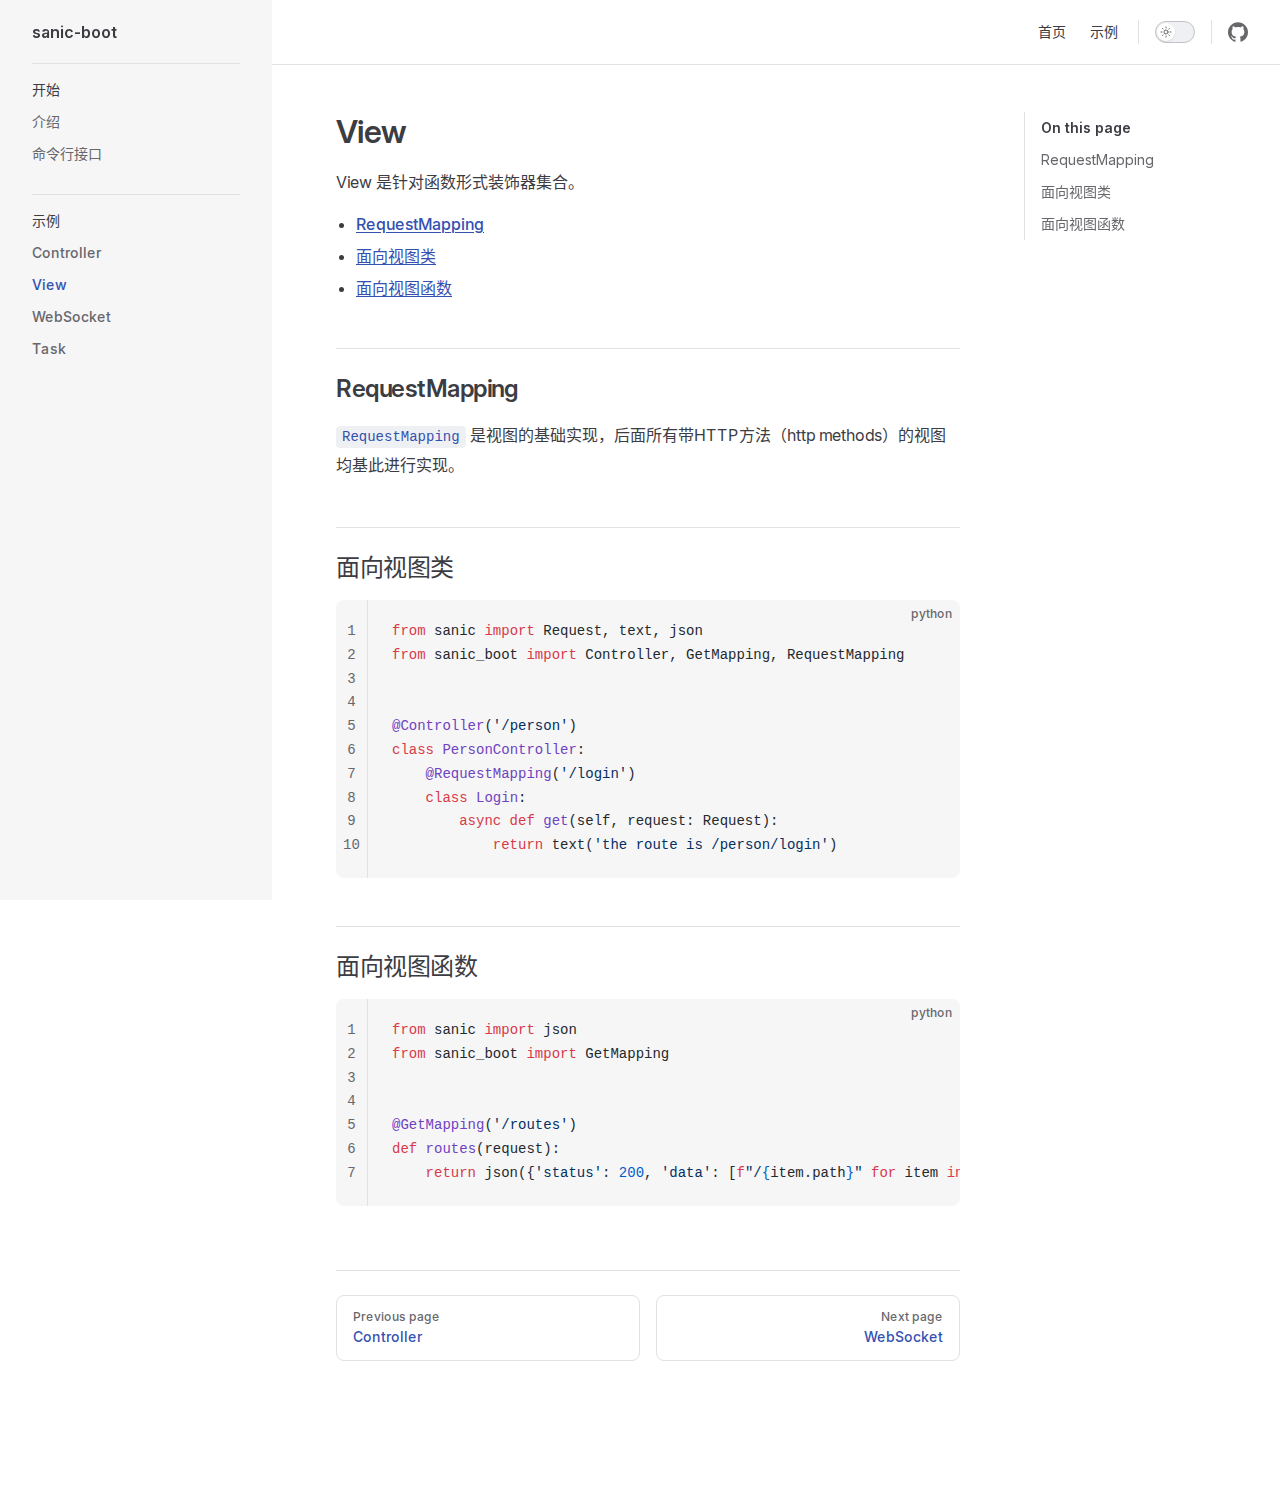
<file: examples/View.html>
<!DOCTYPE html>
<html lang="zh-cn" dir="ltr">
  <head>
    <meta charset="utf-8">
    <meta name="viewport" content="width=device-width,initial-scale=1">
    <title>View | sanic-boot</title>
    <meta name="description" content="A web framework base on Sanic">
    <meta name="generator" content="VitePress v2.0.0-alpha.15">
    <link rel="preload stylesheet" href="/assets/style.CJYmWnOS.css" as="style">
    <link rel="preload stylesheet" href="/vp-icons.css" as="style">
    
    <script type="module" src="/assets/app.Omf-W4uO.js"></script>
    <link rel="preload" href="/assets/inter-roman-latin.Di8DUHzh.woff2" as="font" type="font/woff2" crossorigin="">
    <link rel="modulepreload" href="/assets/chunks/theme.BMWJrrvI.js">
    <link rel="modulepreload" href="/assets/chunks/framework.D4U75H9x.js">
    <link rel="modulepreload" href="/assets/examples_View.md.CWBOI1tZ.lean.js">
    <script id="check-dark-mode">(()=>{const e=localStorage.getItem("vitepress-theme-appearance")||"auto",a=window.matchMedia("(prefers-color-scheme: dark)").matches;(!e||e==="auto"?a:e==="dark")&&document.documentElement.classList.add("dark")})();</script>
    <script id="check-mac-os">document.documentElement.classList.toggle("mac",/Mac|iPhone|iPod|iPad/i.test(navigator.platform));</script>
  </head>
  <body>
    <div id="app"><div class="Layout" data-v-14238e56><!--[--><!--]--><!--[--><span tabindex="-1" data-v-77b0e85a></span><a href="#VPContent" class="VPSkipLink visually-hidden" data-v-77b0e85a>Skip to content</a><!--]--><!----><header class="VPNav" data-v-14238e56 data-v-1f5db9ee><div class="VPNavBar" data-v-1f5db9ee data-v-78c2d367><div class="wrapper" data-v-78c2d367><div class="container" data-v-78c2d367><div class="title" data-v-78c2d367><div class="VPNavBarTitle has-sidebar" data-v-78c2d367 data-v-6bfbff1d><a class="title" href="/" data-v-6bfbff1d><!--[--><!--]--><!----><span data-v-6bfbff1d>sanic-boot</span><!--[--><!--]--></a></div></div><div class="content" data-v-78c2d367><div class="content-body" data-v-78c2d367><!--[--><!--]--><div class="VPNavBarSearch search" data-v-78c2d367><!----></div><nav aria-labelledby="main-nav-aria-label" class="VPNavBarMenu menu" data-v-78c2d367 data-v-9b2ce21a><span id="main-nav-aria-label" class="visually-hidden" data-v-9b2ce21a> Main Navigation </span><!--[--><!--[--><a class="VPLink link VPNavBarMenuLink" href="/" tabindex="0" data-v-9b2ce21a data-v-3e930037><!--[--><span data-v-3e930037>首页</span><!--]--></a><!--]--><!--[--><a class="VPLink link VPNavBarMenuLink" href="/examples/index.html" tabindex="0" data-v-9b2ce21a data-v-3e930037><!--[--><span data-v-3e930037>示例</span><!--]--></a><!--]--><!--]--></nav><!----><div class="VPNavBarAppearance appearance" data-v-78c2d367 data-v-937ea647><button class="VPSwitch VPSwitchAppearance" type="button" role="switch" title aria-checked="false" data-v-937ea647 data-v-7878abd8 data-v-c1feffdd><span class="check" data-v-c1feffdd><span class="icon" data-v-c1feffdd><!--[--><span class="vpi-sun sun" data-v-7878abd8></span><span class="vpi-moon moon" data-v-7878abd8></span><!--]--></span></span></button></div><div class="VPSocialLinks VPNavBarSocialLinks social-links" data-v-78c2d367 data-v-eae49329 data-v-21b6d346><!--[--><a class="VPSocialLink no-icon" href="https://github.com/yinghan22/sanic-boot" aria-label="github" target="_blank" rel="me noopener" data-v-21b6d346 data-v-2bb4aa7b><span class="vpi-social-github"></span></a><!--]--></div><div class="VPFlyout VPNavBarExtra extra" data-v-78c2d367 data-v-23da01d7 data-v-e6fd1379><button type="button" class="button" aria-haspopup="true" aria-expanded="false" aria-label="extra navigation" data-v-e6fd1379><span class="vpi-more-horizontal icon" data-v-e6fd1379></span></button><div class="menu" data-v-e6fd1379><div class="VPMenu" data-v-e6fd1379 data-v-060db118><!----><!--[--><!--[--><!----><div class="group" data-v-23da01d7><div class="item appearance" data-v-23da01d7><p class="label" data-v-23da01d7>Appearance</p><div class="appearance-action" data-v-23da01d7><button class="VPSwitch VPSwitchAppearance" type="button" role="switch" title aria-checked="false" data-v-23da01d7 data-v-7878abd8 data-v-c1feffdd><span class="check" data-v-c1feffdd><span class="icon" data-v-c1feffdd><!--[--><span class="vpi-sun sun" data-v-7878abd8></span><span class="vpi-moon moon" data-v-7878abd8></span><!--]--></span></span></button></div></div></div><div class="group" data-v-23da01d7><div class="item social-links" data-v-23da01d7><div class="VPSocialLinks social-links-list" data-v-23da01d7 data-v-21b6d346><!--[--><a class="VPSocialLink no-icon" href="https://github.com/yinghan22/sanic-boot" aria-label="github" target="_blank" rel="me noopener" data-v-21b6d346 data-v-2bb4aa7b><span class="vpi-social-github"></span></a><!--]--></div></div></div><!--]--><!--]--></div></div></div><!--[--><!--]--><button type="button" class="VPNavBarHamburger hamburger" aria-label="mobile navigation" aria-expanded="false" aria-controls="VPNavScreen" data-v-78c2d367 data-v-1785a458><span class="container" data-v-1785a458><span class="top" data-v-1785a458></span><span class="middle" data-v-1785a458></span><span class="bottom" data-v-1785a458></span></span></button></div></div></div></div><div class="divider" data-v-78c2d367><div class="divider-line" data-v-78c2d367></div></div></div><!----></header><div class="VPLocalNav has-sidebar empty" data-v-14238e56 data-v-8c072906><div class="container" data-v-8c072906><button class="menu" aria-expanded="false" aria-controls="VPSidebarNav" data-v-8c072906><span class="vpi-align-left menu-icon" data-v-8c072906></span><span class="menu-text" data-v-8c072906>Menu</span></button><div class="VPLocalNavOutlineDropdown" style="--vp-vh:0px;" data-v-8c072906 data-v-d67d3a13><button data-v-d67d3a13>Return to top</button><!----></div></div></div><aside class="VPSidebar" data-v-14238e56 data-v-79e7cfc6><div class="curtain" data-v-79e7cfc6></div><nav class="nav" id="VPSidebarNav" aria-labelledby="sidebar-aria-label" tabindex="-1" data-v-79e7cfc6><span class="visually-hidden" id="sidebar-aria-label" data-v-79e7cfc6> Sidebar Navigation </span><!--[--><!--]--><!--[--><div class="no-transition group" data-v-797bff66><section class="VPSidebarItem level-0" data-v-797bff66 data-v-ee14ab00><div class="item" role="button" tabindex="0" data-v-ee14ab00><div class="indicator" data-v-ee14ab00></div><h2 class="text" data-v-ee14ab00>开始</h2><!----></div><div class="items" data-v-ee14ab00><!--[--><div class="VPSidebarItem level-1 is-link" data-v-ee14ab00 data-v-ee14ab00><div class="item" data-v-ee14ab00><div class="indicator" data-v-ee14ab00></div><a class="VPLink link link" href="/guide/introduction.html" data-v-ee14ab00><!--[--><p class="text" data-v-ee14ab00>介绍</p><!--]--></a><!----></div><!----></div><div class="VPSidebarItem level-1 is-link" data-v-ee14ab00 data-v-ee14ab00><div class="item" data-v-ee14ab00><div class="indicator" data-v-ee14ab00></div><a class="VPLink link link" href="/guide/command-line-interface.html" data-v-ee14ab00><!--[--><p class="text" data-v-ee14ab00>命令行接口</p><!--]--></a><!----></div><!----></div><!--]--></div></section></div><div class="no-transition group" data-v-797bff66><section class="VPSidebarItem level-0 is-link has-active" data-v-797bff66 data-v-ee14ab00><div class="item" tabindex="0" data-v-ee14ab00><div class="indicator" data-v-ee14ab00></div><a class="VPLink link link" href="/examples/index.html" data-v-ee14ab00><!--[--><h2 class="text" data-v-ee14ab00>示例</h2><!--]--></a><!----></div><div class="items" data-v-ee14ab00><!--[--><div class="VPSidebarItem level-1 is-link" data-v-ee14ab00 data-v-ee14ab00><div class="item" data-v-ee14ab00><div class="indicator" data-v-ee14ab00></div><a class="VPLink link link" href="/examples/Controller.html" data-v-ee14ab00><!--[--><p class="text" data-v-ee14ab00>Controller</p><!--]--></a><!----></div><!----></div><div class="VPSidebarItem level-1 is-link" data-v-ee14ab00 data-v-ee14ab00><div class="item" data-v-ee14ab00><div class="indicator" data-v-ee14ab00></div><a class="VPLink link link" href="/examples/View.html" data-v-ee14ab00><!--[--><p class="text" data-v-ee14ab00>View</p><!--]--></a><!----></div><!----></div><div class="VPSidebarItem level-1 is-link" data-v-ee14ab00 data-v-ee14ab00><div class="item" data-v-ee14ab00><div class="indicator" data-v-ee14ab00></div><a class="VPLink link link" href="/examples/WebSocket.html" data-v-ee14ab00><!--[--><p class="text" data-v-ee14ab00>WebSocket</p><!--]--></a><!----></div><!----></div><div class="VPSidebarItem level-1 is-link" data-v-ee14ab00 data-v-ee14ab00><div class="item" data-v-ee14ab00><div class="indicator" data-v-ee14ab00></div><a class="VPLink link link" href="/examples/Task.html" data-v-ee14ab00><!--[--><p class="text" data-v-ee14ab00>Task</p><!--]--></a><!----></div><!----></div><!--]--></div></section></div><!--]--><!--[--><!--]--></nav></aside><div class="VPContent has-sidebar" id="VPContent" data-v-14238e56 data-v-6973c309><div class="VPDoc has-sidebar has-aside" data-v-6973c309 data-v-8c7d15fe><!--[--><!--]--><div class="container" data-v-8c7d15fe><div class="aside" data-v-8c7d15fe><div class="aside-curtain" data-v-8c7d15fe></div><div class="aside-container" data-v-8c7d15fe><div class="aside-content" data-v-8c7d15fe><div class="VPDocAside" data-v-8c7d15fe data-v-acd9b8f0><!--[--><!--]--><!--[--><!--]--><nav aria-labelledby="doc-outline-aria-label" class="VPDocAsideOutline" data-v-acd9b8f0 data-v-f69e87f8><div class="content" data-v-f69e87f8><div class="outline-marker" data-v-f69e87f8></div><div aria-level="2" class="outline-title" id="doc-outline-aria-label" role="heading" data-v-f69e87f8>On this page</div><ul class="VPDocOutlineItem root" data-v-f69e87f8 data-v-8546b6b8><!--[--><!--]--></ul></div></nav><!--[--><!--]--><div class="spacer" data-v-acd9b8f0></div><!--[--><!--]--><!----><!--[--><!--]--><!--[--><!--]--></div></div></div></div><div class="content" data-v-8c7d15fe><div class="content-container" data-v-8c7d15fe><!--[--><!--]--><main class="main" data-v-8c7d15fe><div style="position:relative;" class="vp-doc _examples_View" data-v-8c7d15fe><div><h1 id="view" tabindex="-1">View <a class="header-anchor" href="#view" aria-label="Permalink to “View”">​</a></h1><p>View 是针对函数形式装饰器集合。</p><nav class="table-of-contents"><ul><li><a href="#requestmapping">RequestMapping</a></li><li><a href="#面向视图类">面向视图类</a></li><li><a href="#面向视图函数">面向视图函数</a></li></ul></nav><h2 id="requestmapping" tabindex="-1">RequestMapping <a class="header-anchor" href="#requestmapping" aria-label="Permalink to “RequestMapping”">​</a></h2><p><code>RequestMapping</code> 是视图的基础实现，后面所有带HTTP方法（http methods）的视图均基此进行实现。</p><h2 id="面向视图类" tabindex="-1">面向视图类 <a class="header-anchor" href="#面向视图类" aria-label="Permalink to “面向视图类”">​</a></h2><div class="language-python line-numbers-mode"><button title="Copy Code" class="copy"></button><span class="lang">python</span><pre class="shiki shiki-themes github-light github-dark" style="--shiki-light:#24292e;--shiki-dark:#e1e4e8;--shiki-light-bg:#fff;--shiki-dark-bg:#24292e;" tabindex="0" dir="ltr"><code><span class="line"><span style="--shiki-light:#D73A49;--shiki-dark:#F97583;">from</span><span style="--shiki-light:#24292E;--shiki-dark:#E1E4E8;"> sanic </span><span style="--shiki-light:#D73A49;--shiki-dark:#F97583;">import</span><span style="--shiki-light:#24292E;--shiki-dark:#E1E4E8;"> Request, text, json</span></span>
<span class="line"><span style="--shiki-light:#D73A49;--shiki-dark:#F97583;">from</span><span style="--shiki-light:#24292E;--shiki-dark:#E1E4E8;"> sanic_boot </span><span style="--shiki-light:#D73A49;--shiki-dark:#F97583;">import</span><span style="--shiki-light:#24292E;--shiki-dark:#E1E4E8;"> Controller, GetMapping, RequestMapping</span></span>
<span class="line"></span>
<span class="line"></span>
<span class="line"><span style="--shiki-light:#6F42C1;--shiki-dark:#B392F0;">@Controller</span><span style="--shiki-light:#24292E;--shiki-dark:#E1E4E8;">(</span><span style="--shiki-light:#032F62;--shiki-dark:#9ECBFF;">&#39;/person&#39;</span><span style="--shiki-light:#24292E;--shiki-dark:#E1E4E8;">)</span></span>
<span class="line"><span style="--shiki-light:#D73A49;--shiki-dark:#F97583;">class</span><span style="--shiki-light:#6F42C1;--shiki-dark:#B392F0;"> PersonController</span><span style="--shiki-light:#24292E;--shiki-dark:#E1E4E8;">:</span></span>
<span class="line"><span style="--shiki-light:#6F42C1;--shiki-dark:#B392F0;">    @RequestMapping</span><span style="--shiki-light:#24292E;--shiki-dark:#E1E4E8;">(</span><span style="--shiki-light:#032F62;--shiki-dark:#9ECBFF;">&#39;/login&#39;</span><span style="--shiki-light:#24292E;--shiki-dark:#E1E4E8;">)</span></span>
<span class="line"><span style="--shiki-light:#D73A49;--shiki-dark:#F97583;">    class</span><span style="--shiki-light:#6F42C1;--shiki-dark:#B392F0;"> Login</span><span style="--shiki-light:#24292E;--shiki-dark:#E1E4E8;">:</span></span>
<span class="line"><span style="--shiki-light:#D73A49;--shiki-dark:#F97583;">        async</span><span style="--shiki-light:#D73A49;--shiki-dark:#F97583;"> def</span><span style="--shiki-light:#6F42C1;--shiki-dark:#B392F0;"> get</span><span style="--shiki-light:#24292E;--shiki-dark:#E1E4E8;">(self, request: Request):</span></span>
<span class="line"><span style="--shiki-light:#D73A49;--shiki-dark:#F97583;">            return</span><span style="--shiki-light:#24292E;--shiki-dark:#E1E4E8;"> text(</span><span style="--shiki-light:#032F62;--shiki-dark:#9ECBFF;">&#39;the route is /person/login&#39;</span><span style="--shiki-light:#24292E;--shiki-dark:#E1E4E8;">)</span></span></code></pre><div class="line-numbers-wrapper" aria-hidden="true"><span class="line-number">1</span><br><span class="line-number">2</span><br><span class="line-number">3</span><br><span class="line-number">4</span><br><span class="line-number">5</span><br><span class="line-number">6</span><br><span class="line-number">7</span><br><span class="line-number">8</span><br><span class="line-number">9</span><br><span class="line-number">10</span><br></div></div><h2 id="面向视图函数" tabindex="-1">面向视图函数 <a class="header-anchor" href="#面向视图函数" aria-label="Permalink to “面向视图函数”">​</a></h2><div class="language-python line-numbers-mode"><button title="Copy Code" class="copy"></button><span class="lang">python</span><pre class="shiki shiki-themes github-light github-dark" style="--shiki-light:#24292e;--shiki-dark:#e1e4e8;--shiki-light-bg:#fff;--shiki-dark-bg:#24292e;" tabindex="0" dir="ltr"><code><span class="line"><span style="--shiki-light:#D73A49;--shiki-dark:#F97583;">from</span><span style="--shiki-light:#24292E;--shiki-dark:#E1E4E8;"> sanic </span><span style="--shiki-light:#D73A49;--shiki-dark:#F97583;">import</span><span style="--shiki-light:#24292E;--shiki-dark:#E1E4E8;"> json</span></span>
<span class="line"><span style="--shiki-light:#D73A49;--shiki-dark:#F97583;">from</span><span style="--shiki-light:#24292E;--shiki-dark:#E1E4E8;"> sanic_boot </span><span style="--shiki-light:#D73A49;--shiki-dark:#F97583;">import</span><span style="--shiki-light:#24292E;--shiki-dark:#E1E4E8;"> GetMapping</span></span>
<span class="line"></span>
<span class="line"></span>
<span class="line"><span style="--shiki-light:#6F42C1;--shiki-dark:#B392F0;">@GetMapping</span><span style="--shiki-light:#24292E;--shiki-dark:#E1E4E8;">(</span><span style="--shiki-light:#032F62;--shiki-dark:#9ECBFF;">&#39;/routes&#39;</span><span style="--shiki-light:#24292E;--shiki-dark:#E1E4E8;">)</span></span>
<span class="line"><span style="--shiki-light:#D73A49;--shiki-dark:#F97583;">def</span><span style="--shiki-light:#6F42C1;--shiki-dark:#B392F0;"> routes</span><span style="--shiki-light:#24292E;--shiki-dark:#E1E4E8;">(request):</span></span>
<span class="line"><span style="--shiki-light:#D73A49;--shiki-dark:#F97583;">    return</span><span style="--shiki-light:#24292E;--shiki-dark:#E1E4E8;"> json({</span><span style="--shiki-light:#032F62;--shiki-dark:#9ECBFF;">&#39;status&#39;</span><span style="--shiki-light:#24292E;--shiki-dark:#E1E4E8;">: </span><span style="--shiki-light:#005CC5;--shiki-dark:#79B8FF;">200</span><span style="--shiki-light:#24292E;--shiki-dark:#E1E4E8;">, </span><span style="--shiki-light:#032F62;--shiki-dark:#9ECBFF;">&#39;data&#39;</span><span style="--shiki-light:#24292E;--shiki-dark:#E1E4E8;">: [</span><span style="--shiki-light:#D73A49;--shiki-dark:#F97583;">f</span><span style="--shiki-light:#032F62;--shiki-dark:#9ECBFF;">&quot;/</span><span style="--shiki-light:#005CC5;--shiki-dark:#79B8FF;">{</span><span style="--shiki-light:#24292E;--shiki-dark:#E1E4E8;">item.path</span><span style="--shiki-light:#005CC5;--shiki-dark:#79B8FF;">}</span><span style="--shiki-light:#032F62;--shiki-dark:#9ECBFF;">&quot;</span><span style="--shiki-light:#D73A49;--shiki-dark:#F97583;"> for</span><span style="--shiki-light:#24292E;--shiki-dark:#E1E4E8;"> item </span><span style="--shiki-light:#D73A49;--shiki-dark:#F97583;">in</span><span style="--shiki-light:#24292E;--shiki-dark:#E1E4E8;"> request.app.router.routes]})</span></span></code></pre><div class="line-numbers-wrapper" aria-hidden="true"><span class="line-number">1</span><br><span class="line-number">2</span><br><span class="line-number">3</span><br><span class="line-number">4</span><br><span class="line-number">5</span><br><span class="line-number">6</span><br><span class="line-number">7</span><br></div></div></div></div></main><footer class="VPDocFooter" data-v-8c7d15fe data-v-1bca4635><!--[--><!--]--><!----><nav class="prev-next" aria-labelledby="doc-footer-aria-label" data-v-1bca4635><span class="visually-hidden" id="doc-footer-aria-label" data-v-1bca4635>Pager</span><div class="pager" data-v-1bca4635><a class="VPLink link pager-link prev" href="/examples/Controller.html" data-v-1bca4635><!--[--><span class="desc" data-v-1bca4635>Previous page</span><span class="title" data-v-1bca4635>Controller</span><!--]--></a></div><div class="pager" data-v-1bca4635><a class="VPLink link pager-link next" href="/examples/WebSocket.html" data-v-1bca4635><!--[--><span class="desc" data-v-1bca4635>Next page</span><span class="title" data-v-1bca4635>WebSocket</span><!--]--></a></div></nav></footer><!--[--><!--]--></div></div></div><!--[--><!--]--></div></div><!----><!--[--><!--]--></div></div>
    <script>window.__VP_HASH_MAP__=JSON.parse("{\"examples_controller.md\":\"CV9a4WFi\",\"examples_index.md\":\"BgnpZrIw\",\"examples_markdown-examples.md\":\"B7OwWehd\",\"examples_task.md\":\"Cpi4T-TO\",\"examples_view.md\":\"CWBOI1tZ\",\"examples_websocket.md\":\"D5u4y_n1\",\"guide_command-line-interface.md\":\"BoZ5hHPU\",\"guide_introduction.md\":\"DmiC9Kex\",\"index.md\":\"B8VAPnTn\",\"readme.md\":\"1upQDFkU\"}");window.__VP_SITE_DATA__=JSON.parse("{\"lang\":\"en-US\",\"dir\":\"ltr\",\"title\":\"sanic-boot\",\"description\":\"A web framework base on Sanic\",\"base\":\"/\",\"head\":[],\"router\":{\"prefetchLinks\":true},\"appearance\":true,\"themeConfig\":{\"nav\":[{\"text\":\"首页\",\"link\":\"/\"},{\"text\":\"示例\",\"link\":\"/examples/index.md\"}],\"sidebar\":[{\"text\":\"开始\",\"items\":[{\"text\":\"介绍\",\"link\":\"/guide/introduction\"},{\"text\":\"命令行接口\",\"link\":\"/guide/command-line-interface.md\"}]},{\"text\":\"示例\",\"link\":\"/examples/index.md\",\"items\":[{\"text\":\"Controller\",\"link\":\"/examples/Controller.md\"},{\"text\":\"View\",\"link\":\"/examples/View.md\"},{\"text\":\"WebSocket\",\"link\":\"/examples/WebSocket.md\"},{\"text\":\"Task\",\"link\":\"/examples/Task.md\"}]}],\"socialLinks\":[{\"icon\":\"github\",\"link\":\"https://github.com/yinghan22/sanic-boot\"}]},\"locales\":{\"root\":{\"label\":\"简体中文\",\"lang\":\"zh-cn\"}},\"scrollOffset\":134,\"cleanUrls\":false,\"additionalConfig\":{}}");</script>
    
  </body>
</html>
</file>
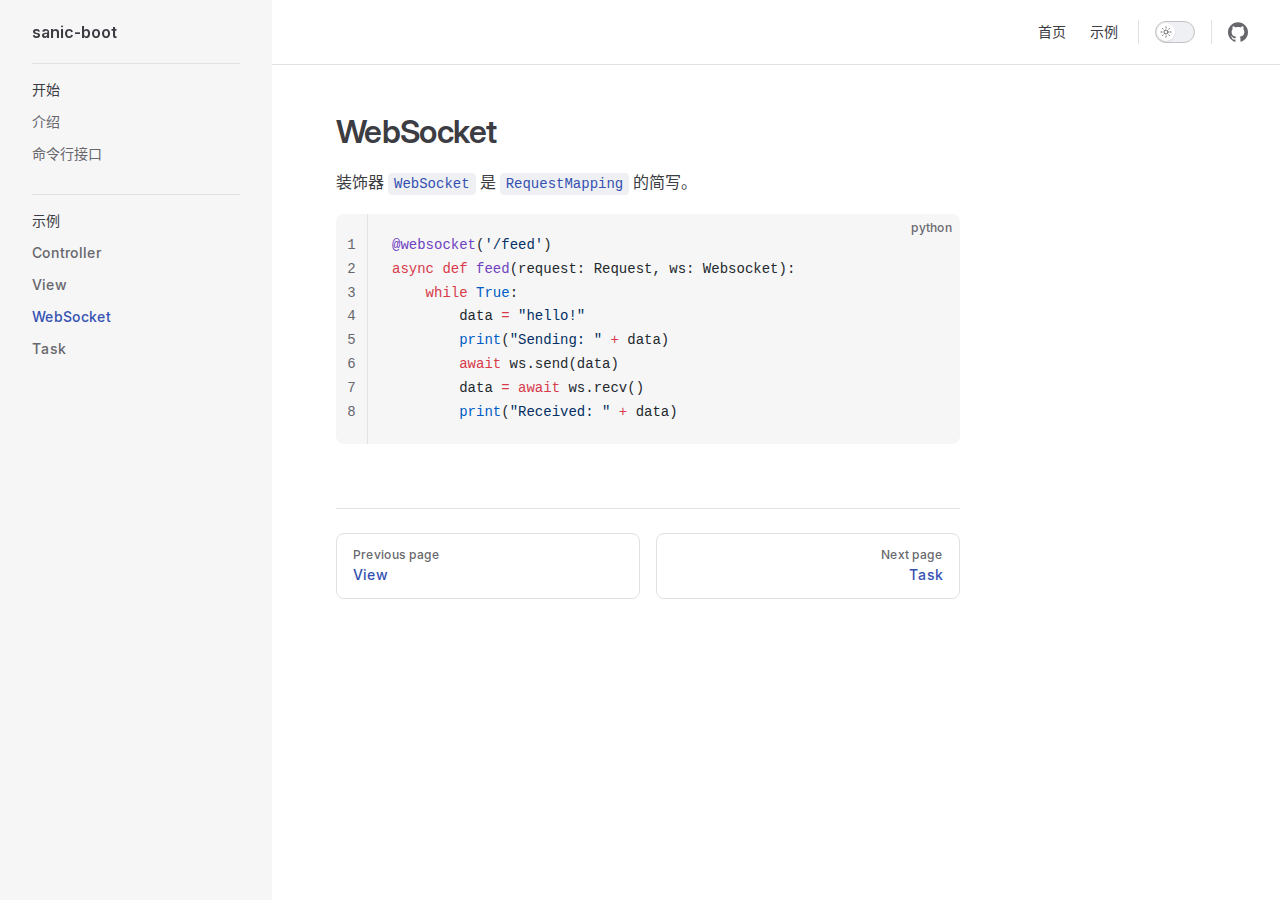
<file: examples/WebSocket.html>
<!DOCTYPE html>
<html lang="zh-cn" dir="ltr">
  <head>
    <meta charset="utf-8">
    <meta name="viewport" content="width=device-width,initial-scale=1">
    <title>WebSocket | sanic-boot</title>
    <meta name="description" content="A web framework base on Sanic">
    <meta name="generator" content="VitePress v2.0.0-alpha.15">
    <link rel="preload stylesheet" href="/assets/style.CJYmWnOS.css" as="style">
    <link rel="preload stylesheet" href="/vp-icons.css" as="style">
    
    <script type="module" src="/assets/app.Omf-W4uO.js"></script>
    <link rel="preload" href="/assets/inter-roman-latin.Di8DUHzh.woff2" as="font" type="font/woff2" crossorigin="">
    <link rel="modulepreload" href="/assets/chunks/theme.BMWJrrvI.js">
    <link rel="modulepreload" href="/assets/chunks/framework.D4U75H9x.js">
    <link rel="modulepreload" href="/assets/examples_WebSocket.md.D5u4y_n1.lean.js">
    <script id="check-dark-mode">(()=>{const e=localStorage.getItem("vitepress-theme-appearance")||"auto",a=window.matchMedia("(prefers-color-scheme: dark)").matches;(!e||e==="auto"?a:e==="dark")&&document.documentElement.classList.add("dark")})();</script>
    <script id="check-mac-os">document.documentElement.classList.toggle("mac",/Mac|iPhone|iPod|iPad/i.test(navigator.platform));</script>
  </head>
  <body>
    <div id="app"><div class="Layout" data-v-14238e56><!--[--><!--]--><!--[--><span tabindex="-1" data-v-77b0e85a></span><a href="#VPContent" class="VPSkipLink visually-hidden" data-v-77b0e85a>Skip to content</a><!--]--><!----><header class="VPNav" data-v-14238e56 data-v-1f5db9ee><div class="VPNavBar" data-v-1f5db9ee data-v-78c2d367><div class="wrapper" data-v-78c2d367><div class="container" data-v-78c2d367><div class="title" data-v-78c2d367><div class="VPNavBarTitle has-sidebar" data-v-78c2d367 data-v-6bfbff1d><a class="title" href="/" data-v-6bfbff1d><!--[--><!--]--><!----><span data-v-6bfbff1d>sanic-boot</span><!--[--><!--]--></a></div></div><div class="content" data-v-78c2d367><div class="content-body" data-v-78c2d367><!--[--><!--]--><div class="VPNavBarSearch search" data-v-78c2d367><!----></div><nav aria-labelledby="main-nav-aria-label" class="VPNavBarMenu menu" data-v-78c2d367 data-v-9b2ce21a><span id="main-nav-aria-label" class="visually-hidden" data-v-9b2ce21a> Main Navigation </span><!--[--><!--[--><a class="VPLink link VPNavBarMenuLink" href="/" tabindex="0" data-v-9b2ce21a data-v-3e930037><!--[--><span data-v-3e930037>首页</span><!--]--></a><!--]--><!--[--><a class="VPLink link VPNavBarMenuLink" href="/examples/index.html" tabindex="0" data-v-9b2ce21a data-v-3e930037><!--[--><span data-v-3e930037>示例</span><!--]--></a><!--]--><!--]--></nav><!----><div class="VPNavBarAppearance appearance" data-v-78c2d367 data-v-937ea647><button class="VPSwitch VPSwitchAppearance" type="button" role="switch" title aria-checked="false" data-v-937ea647 data-v-7878abd8 data-v-c1feffdd><span class="check" data-v-c1feffdd><span class="icon" data-v-c1feffdd><!--[--><span class="vpi-sun sun" data-v-7878abd8></span><span class="vpi-moon moon" data-v-7878abd8></span><!--]--></span></span></button></div><div class="VPSocialLinks VPNavBarSocialLinks social-links" data-v-78c2d367 data-v-eae49329 data-v-21b6d346><!--[--><a class="VPSocialLink no-icon" href="https://github.com/yinghan22/sanic-boot" aria-label="github" target="_blank" rel="me noopener" data-v-21b6d346 data-v-2bb4aa7b><span class="vpi-social-github"></span></a><!--]--></div><div class="VPFlyout VPNavBarExtra extra" data-v-78c2d367 data-v-23da01d7 data-v-e6fd1379><button type="button" class="button" aria-haspopup="true" aria-expanded="false" aria-label="extra navigation" data-v-e6fd1379><span class="vpi-more-horizontal icon" data-v-e6fd1379></span></button><div class="menu" data-v-e6fd1379><div class="VPMenu" data-v-e6fd1379 data-v-060db118><!----><!--[--><!--[--><!----><div class="group" data-v-23da01d7><div class="item appearance" data-v-23da01d7><p class="label" data-v-23da01d7>Appearance</p><div class="appearance-action" data-v-23da01d7><button class="VPSwitch VPSwitchAppearance" type="button" role="switch" title aria-checked="false" data-v-23da01d7 data-v-7878abd8 data-v-c1feffdd><span class="check" data-v-c1feffdd><span class="icon" data-v-c1feffdd><!--[--><span class="vpi-sun sun" data-v-7878abd8></span><span class="vpi-moon moon" data-v-7878abd8></span><!--]--></span></span></button></div></div></div><div class="group" data-v-23da01d7><div class="item social-links" data-v-23da01d7><div class="VPSocialLinks social-links-list" data-v-23da01d7 data-v-21b6d346><!--[--><a class="VPSocialLink no-icon" href="https://github.com/yinghan22/sanic-boot" aria-label="github" target="_blank" rel="me noopener" data-v-21b6d346 data-v-2bb4aa7b><span class="vpi-social-github"></span></a><!--]--></div></div></div><!--]--><!--]--></div></div></div><!--[--><!--]--><button type="button" class="VPNavBarHamburger hamburger" aria-label="mobile navigation" aria-expanded="false" aria-controls="VPNavScreen" data-v-78c2d367 data-v-1785a458><span class="container" data-v-1785a458><span class="top" data-v-1785a458></span><span class="middle" data-v-1785a458></span><span class="bottom" data-v-1785a458></span></span></button></div></div></div></div><div class="divider" data-v-78c2d367><div class="divider-line" data-v-78c2d367></div></div></div><!----></header><div class="VPLocalNav has-sidebar empty" data-v-14238e56 data-v-8c072906><div class="container" data-v-8c072906><button class="menu" aria-expanded="false" aria-controls="VPSidebarNav" data-v-8c072906><span class="vpi-align-left menu-icon" data-v-8c072906></span><span class="menu-text" data-v-8c072906>Menu</span></button><div class="VPLocalNavOutlineDropdown" style="--vp-vh:0px;" data-v-8c072906 data-v-d67d3a13><button data-v-d67d3a13>Return to top</button><!----></div></div></div><aside class="VPSidebar" data-v-14238e56 data-v-79e7cfc6><div class="curtain" data-v-79e7cfc6></div><nav class="nav" id="VPSidebarNav" aria-labelledby="sidebar-aria-label" tabindex="-1" data-v-79e7cfc6><span class="visually-hidden" id="sidebar-aria-label" data-v-79e7cfc6> Sidebar Navigation </span><!--[--><!--]--><!--[--><div class="no-transition group" data-v-797bff66><section class="VPSidebarItem level-0" data-v-797bff66 data-v-ee14ab00><div class="item" role="button" tabindex="0" data-v-ee14ab00><div class="indicator" data-v-ee14ab00></div><h2 class="text" data-v-ee14ab00>开始</h2><!----></div><div class="items" data-v-ee14ab00><!--[--><div class="VPSidebarItem level-1 is-link" data-v-ee14ab00 data-v-ee14ab00><div class="item" data-v-ee14ab00><div class="indicator" data-v-ee14ab00></div><a class="VPLink link link" href="/guide/introduction.html" data-v-ee14ab00><!--[--><p class="text" data-v-ee14ab00>介绍</p><!--]--></a><!----></div><!----></div><div class="VPSidebarItem level-1 is-link" data-v-ee14ab00 data-v-ee14ab00><div class="item" data-v-ee14ab00><div class="indicator" data-v-ee14ab00></div><a class="VPLink link link" href="/guide/command-line-interface.html" data-v-ee14ab00><!--[--><p class="text" data-v-ee14ab00>命令行接口</p><!--]--></a><!----></div><!----></div><!--]--></div></section></div><div class="no-transition group" data-v-797bff66><section class="VPSidebarItem level-0 is-link has-active" data-v-797bff66 data-v-ee14ab00><div class="item" tabindex="0" data-v-ee14ab00><div class="indicator" data-v-ee14ab00></div><a class="VPLink link link" href="/examples/index.html" data-v-ee14ab00><!--[--><h2 class="text" data-v-ee14ab00>示例</h2><!--]--></a><!----></div><div class="items" data-v-ee14ab00><!--[--><div class="VPSidebarItem level-1 is-link" data-v-ee14ab00 data-v-ee14ab00><div class="item" data-v-ee14ab00><div class="indicator" data-v-ee14ab00></div><a class="VPLink link link" href="/examples/Controller.html" data-v-ee14ab00><!--[--><p class="text" data-v-ee14ab00>Controller</p><!--]--></a><!----></div><!----></div><div class="VPSidebarItem level-1 is-link" data-v-ee14ab00 data-v-ee14ab00><div class="item" data-v-ee14ab00><div class="indicator" data-v-ee14ab00></div><a class="VPLink link link" href="/examples/View.html" data-v-ee14ab00><!--[--><p class="text" data-v-ee14ab00>View</p><!--]--></a><!----></div><!----></div><div class="VPSidebarItem level-1 is-link" data-v-ee14ab00 data-v-ee14ab00><div class="item" data-v-ee14ab00><div class="indicator" data-v-ee14ab00></div><a class="VPLink link link" href="/examples/WebSocket.html" data-v-ee14ab00><!--[--><p class="text" data-v-ee14ab00>WebSocket</p><!--]--></a><!----></div><!----></div><div class="VPSidebarItem level-1 is-link" data-v-ee14ab00 data-v-ee14ab00><div class="item" data-v-ee14ab00><div class="indicator" data-v-ee14ab00></div><a class="VPLink link link" href="/examples/Task.html" data-v-ee14ab00><!--[--><p class="text" data-v-ee14ab00>Task</p><!--]--></a><!----></div><!----></div><!--]--></div></section></div><!--]--><!--[--><!--]--></nav></aside><div class="VPContent has-sidebar" id="VPContent" data-v-14238e56 data-v-6973c309><div class="VPDoc has-sidebar has-aside" data-v-6973c309 data-v-8c7d15fe><!--[--><!--]--><div class="container" data-v-8c7d15fe><div class="aside" data-v-8c7d15fe><div class="aside-curtain" data-v-8c7d15fe></div><div class="aside-container" data-v-8c7d15fe><div class="aside-content" data-v-8c7d15fe><div class="VPDocAside" data-v-8c7d15fe data-v-acd9b8f0><!--[--><!--]--><!--[--><!--]--><nav aria-labelledby="doc-outline-aria-label" class="VPDocAsideOutline" data-v-acd9b8f0 data-v-f69e87f8><div class="content" data-v-f69e87f8><div class="outline-marker" data-v-f69e87f8></div><div aria-level="2" class="outline-title" id="doc-outline-aria-label" role="heading" data-v-f69e87f8>On this page</div><ul class="VPDocOutlineItem root" data-v-f69e87f8 data-v-8546b6b8><!--[--><!--]--></ul></div></nav><!--[--><!--]--><div class="spacer" data-v-acd9b8f0></div><!--[--><!--]--><!----><!--[--><!--]--><!--[--><!--]--></div></div></div></div><div class="content" data-v-8c7d15fe><div class="content-container" data-v-8c7d15fe><!--[--><!--]--><main class="main" data-v-8c7d15fe><div style="position:relative;" class="vp-doc _examples_WebSocket" data-v-8c7d15fe><div><h1 id="websocket" tabindex="-1">WebSocket <a class="header-anchor" href="#websocket" aria-label="Permalink to “WebSocket”">​</a></h1><p>装饰器 <code>WebSocket</code> 是 <code>RequestMapping</code> 的简写。</p><div class="language-python line-numbers-mode"><button title="Copy Code" class="copy"></button><span class="lang">python</span><pre class="shiki shiki-themes github-light github-dark" style="--shiki-light:#24292e;--shiki-dark:#e1e4e8;--shiki-light-bg:#fff;--shiki-dark-bg:#24292e;" tabindex="0" dir="ltr"><code><span class="line"><span style="--shiki-light:#6F42C1;--shiki-dark:#B392F0;">@websocket</span><span style="--shiki-light:#24292E;--shiki-dark:#E1E4E8;">(</span><span style="--shiki-light:#032F62;--shiki-dark:#9ECBFF;">&#39;/feed&#39;</span><span style="--shiki-light:#24292E;--shiki-dark:#E1E4E8;">)</span></span>
<span class="line"><span style="--shiki-light:#D73A49;--shiki-dark:#F97583;">async</span><span style="--shiki-light:#D73A49;--shiki-dark:#F97583;"> def</span><span style="--shiki-light:#6F42C1;--shiki-dark:#B392F0;"> feed</span><span style="--shiki-light:#24292E;--shiki-dark:#E1E4E8;">(request: Request, ws: Websocket):</span></span>
<span class="line"><span style="--shiki-light:#D73A49;--shiki-dark:#F97583;">    while</span><span style="--shiki-light:#005CC5;--shiki-dark:#79B8FF;"> True</span><span style="--shiki-light:#24292E;--shiki-dark:#E1E4E8;">:</span></span>
<span class="line"><span style="--shiki-light:#24292E;--shiki-dark:#E1E4E8;">        data </span><span style="--shiki-light:#D73A49;--shiki-dark:#F97583;">=</span><span style="--shiki-light:#032F62;--shiki-dark:#9ECBFF;"> &quot;hello!&quot;</span></span>
<span class="line"><span style="--shiki-light:#005CC5;--shiki-dark:#79B8FF;">        print</span><span style="--shiki-light:#24292E;--shiki-dark:#E1E4E8;">(</span><span style="--shiki-light:#032F62;--shiki-dark:#9ECBFF;">&quot;Sending: &quot;</span><span style="--shiki-light:#D73A49;--shiki-dark:#F97583;"> +</span><span style="--shiki-light:#24292E;--shiki-dark:#E1E4E8;"> data)</span></span>
<span class="line"><span style="--shiki-light:#D73A49;--shiki-dark:#F97583;">        await</span><span style="--shiki-light:#24292E;--shiki-dark:#E1E4E8;"> ws.send(data)</span></span>
<span class="line"><span style="--shiki-light:#24292E;--shiki-dark:#E1E4E8;">        data </span><span style="--shiki-light:#D73A49;--shiki-dark:#F97583;">=</span><span style="--shiki-light:#D73A49;--shiki-dark:#F97583;"> await</span><span style="--shiki-light:#24292E;--shiki-dark:#E1E4E8;"> ws.recv()</span></span>
<span class="line"><span style="--shiki-light:#005CC5;--shiki-dark:#79B8FF;">        print</span><span style="--shiki-light:#24292E;--shiki-dark:#E1E4E8;">(</span><span style="--shiki-light:#032F62;--shiki-dark:#9ECBFF;">&quot;Received: &quot;</span><span style="--shiki-light:#D73A49;--shiki-dark:#F97583;"> +</span><span style="--shiki-light:#24292E;--shiki-dark:#E1E4E8;"> data)</span></span></code></pre><div class="line-numbers-wrapper" aria-hidden="true"><span class="line-number">1</span><br><span class="line-number">2</span><br><span class="line-number">3</span><br><span class="line-number">4</span><br><span class="line-number">5</span><br><span class="line-number">6</span><br><span class="line-number">7</span><br><span class="line-number">8</span><br></div></div></div></div></main><footer class="VPDocFooter" data-v-8c7d15fe data-v-1bca4635><!--[--><!--]--><!----><nav class="prev-next" aria-labelledby="doc-footer-aria-label" data-v-1bca4635><span class="visually-hidden" id="doc-footer-aria-label" data-v-1bca4635>Pager</span><div class="pager" data-v-1bca4635><a class="VPLink link pager-link prev" href="/examples/View.html" data-v-1bca4635><!--[--><span class="desc" data-v-1bca4635>Previous page</span><span class="title" data-v-1bca4635>View</span><!--]--></a></div><div class="pager" data-v-1bca4635><a class="VPLink link pager-link next" href="/examples/Task.html" data-v-1bca4635><!--[--><span class="desc" data-v-1bca4635>Next page</span><span class="title" data-v-1bca4635>Task</span><!--]--></a></div></nav></footer><!--[--><!--]--></div></div></div><!--[--><!--]--></div></div><!----><!--[--><!--]--></div></div>
    <script>window.__VP_HASH_MAP__=JSON.parse("{\"examples_controller.md\":\"CV9a4WFi\",\"examples_index.md\":\"BgnpZrIw\",\"examples_markdown-examples.md\":\"B7OwWehd\",\"examples_task.md\":\"Cpi4T-TO\",\"examples_view.md\":\"CWBOI1tZ\",\"examples_websocket.md\":\"D5u4y_n1\",\"guide_command-line-interface.md\":\"BoZ5hHPU\",\"guide_introduction.md\":\"DmiC9Kex\",\"index.md\":\"B8VAPnTn\",\"readme.md\":\"1upQDFkU\"}");window.__VP_SITE_DATA__=JSON.parse("{\"lang\":\"en-US\",\"dir\":\"ltr\",\"title\":\"sanic-boot\",\"description\":\"A web framework base on Sanic\",\"base\":\"/\",\"head\":[],\"router\":{\"prefetchLinks\":true},\"appearance\":true,\"themeConfig\":{\"nav\":[{\"text\":\"首页\",\"link\":\"/\"},{\"text\":\"示例\",\"link\":\"/examples/index.md\"}],\"sidebar\":[{\"text\":\"开始\",\"items\":[{\"text\":\"介绍\",\"link\":\"/guide/introduction\"},{\"text\":\"命令行接口\",\"link\":\"/guide/command-line-interface.md\"}]},{\"text\":\"示例\",\"link\":\"/examples/index.md\",\"items\":[{\"text\":\"Controller\",\"link\":\"/examples/Controller.md\"},{\"text\":\"View\",\"link\":\"/examples/View.md\"},{\"text\":\"WebSocket\",\"link\":\"/examples/WebSocket.md\"},{\"text\":\"Task\",\"link\":\"/examples/Task.md\"}]}],\"socialLinks\":[{\"icon\":\"github\",\"link\":\"https://github.com/yinghan22/sanic-boot\"}]},\"locales\":{\"root\":{\"label\":\"简体中文\",\"lang\":\"zh-cn\"}},\"scrollOffset\":134,\"cleanUrls\":false,\"additionalConfig\":{}}");</script>
    
  </body>
</html>
</file>
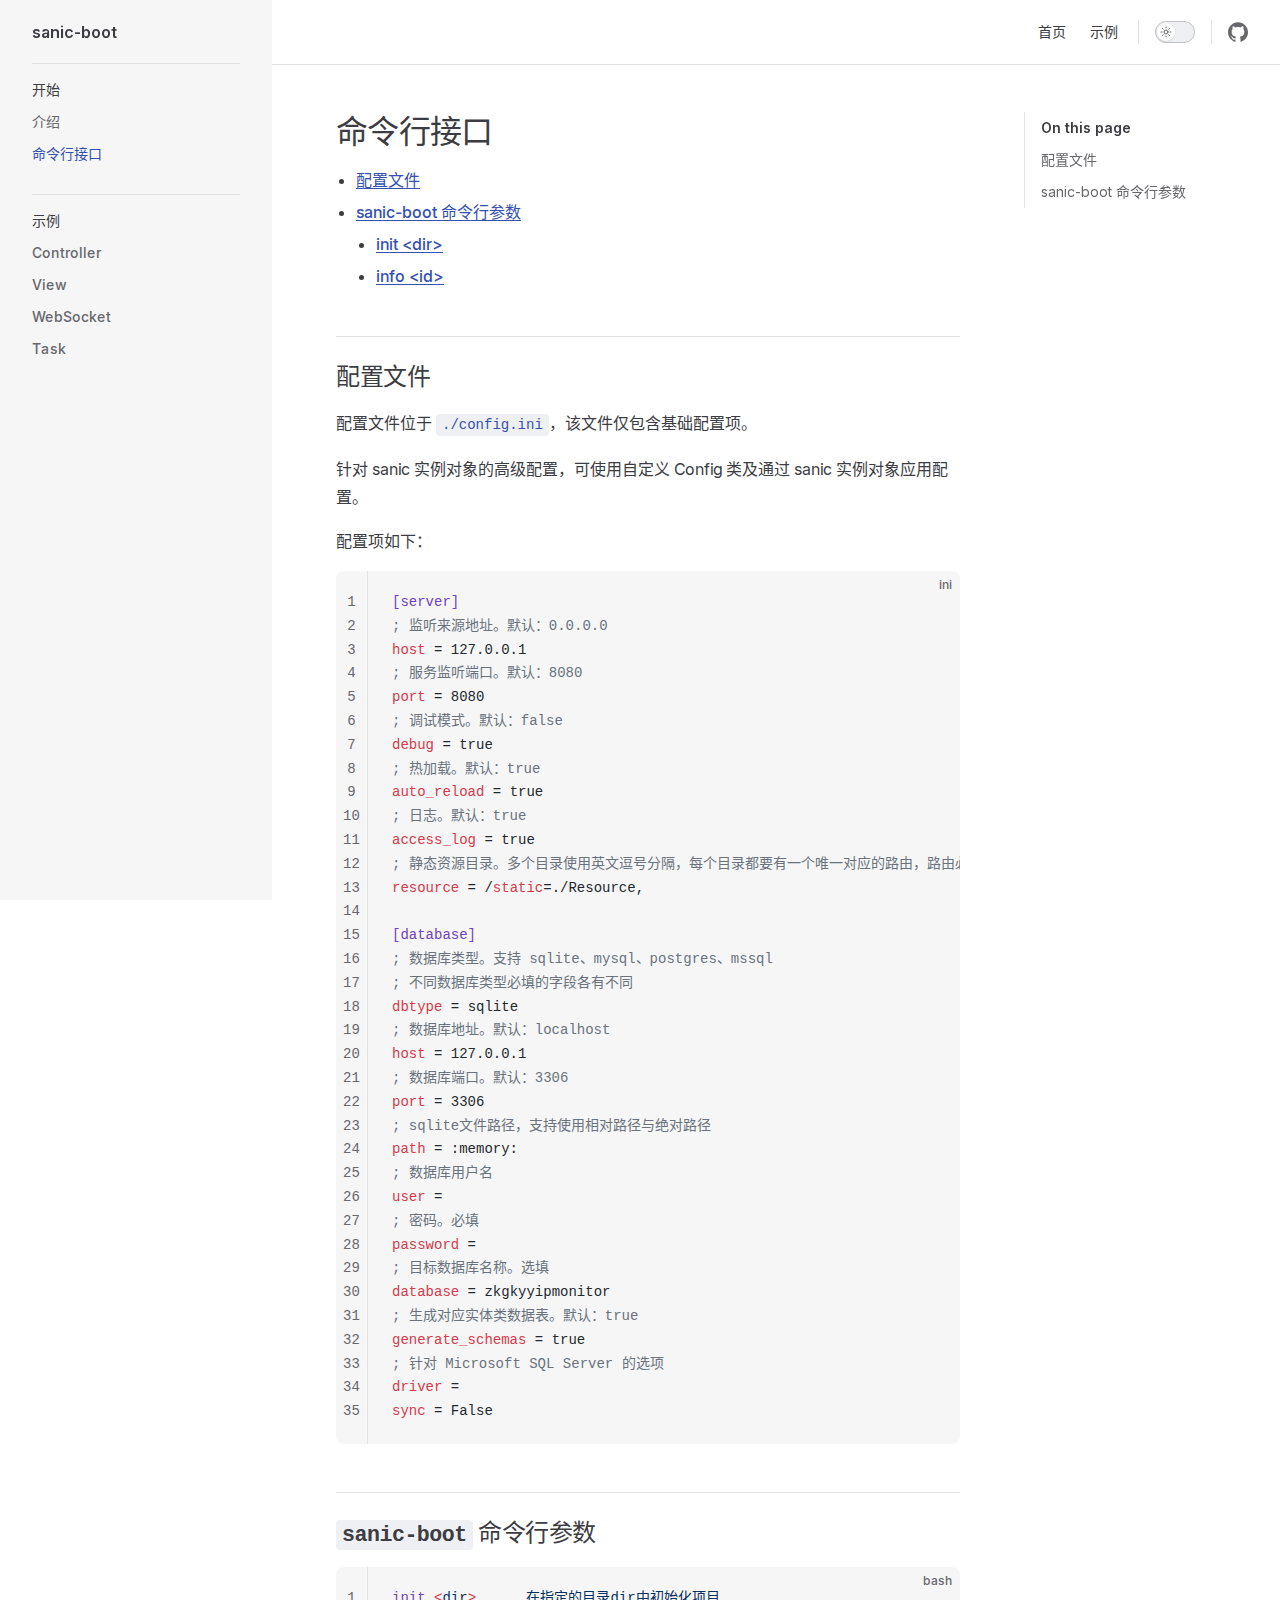
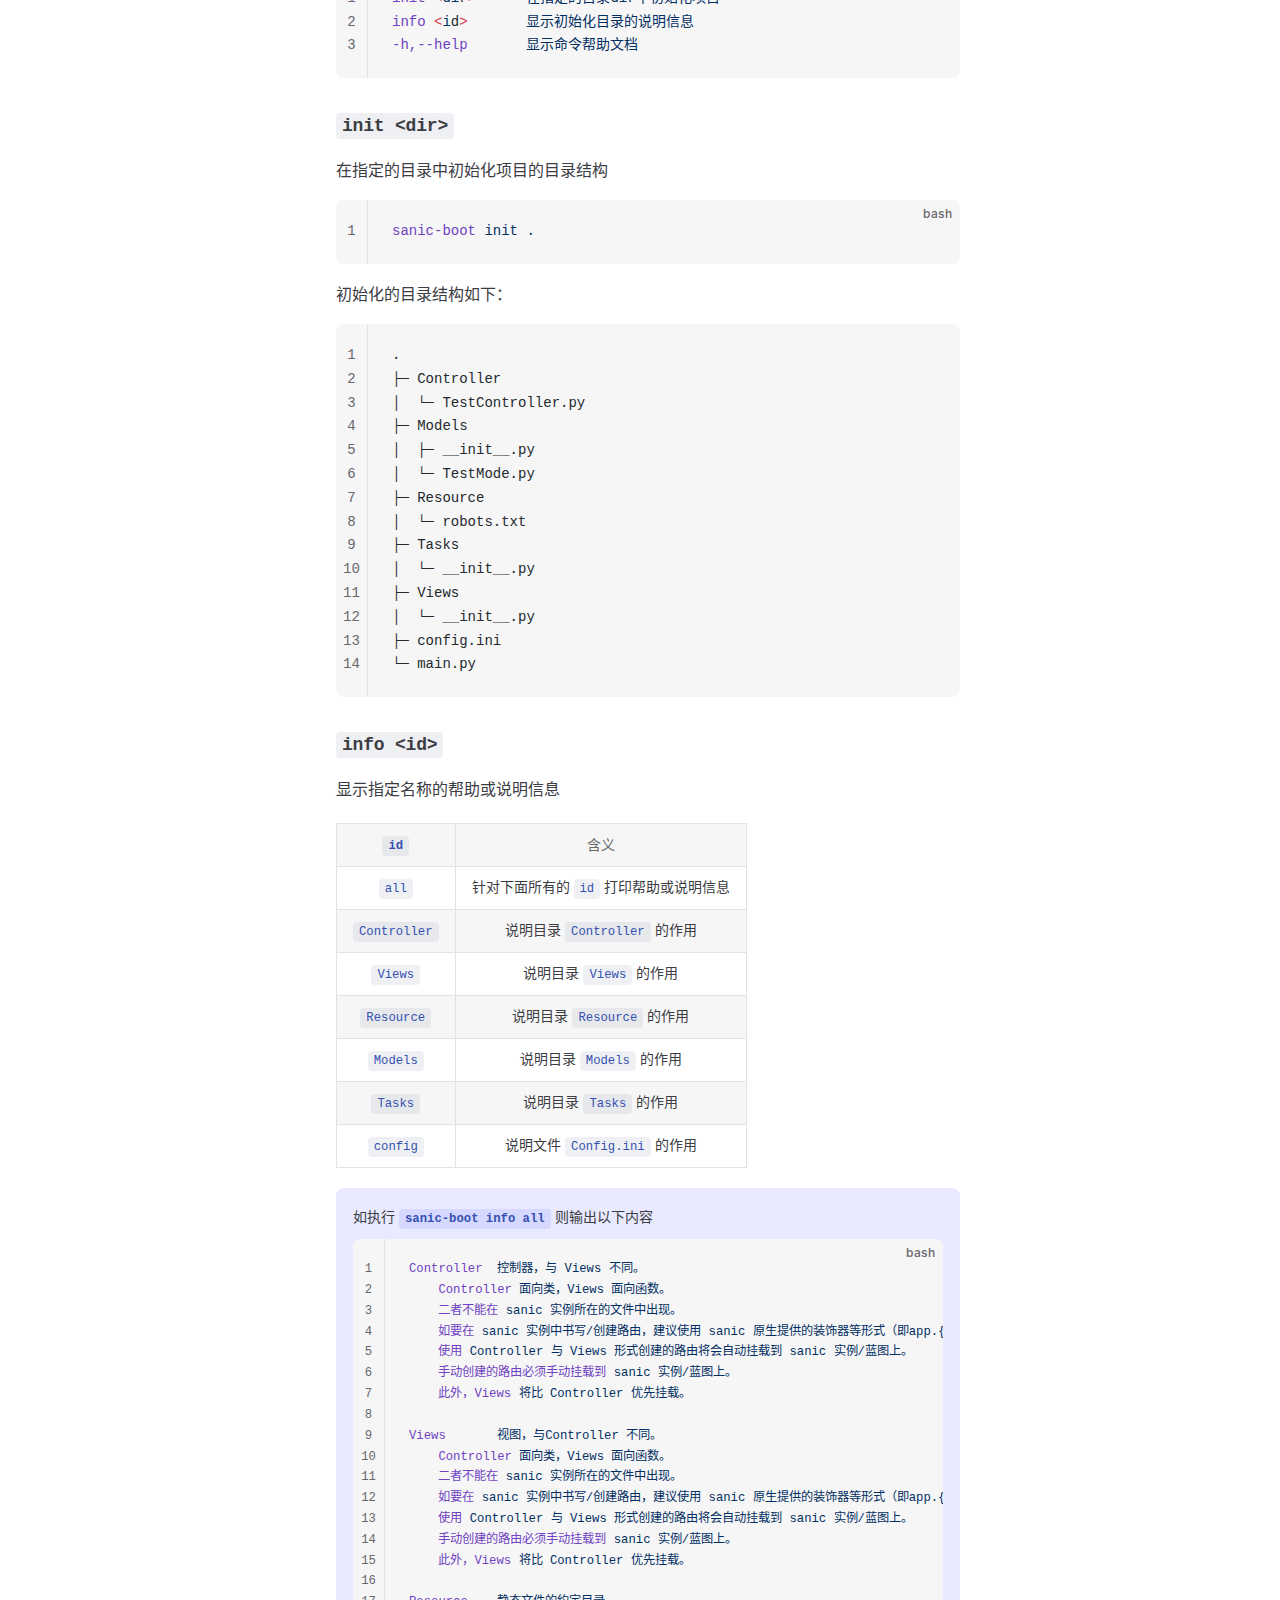
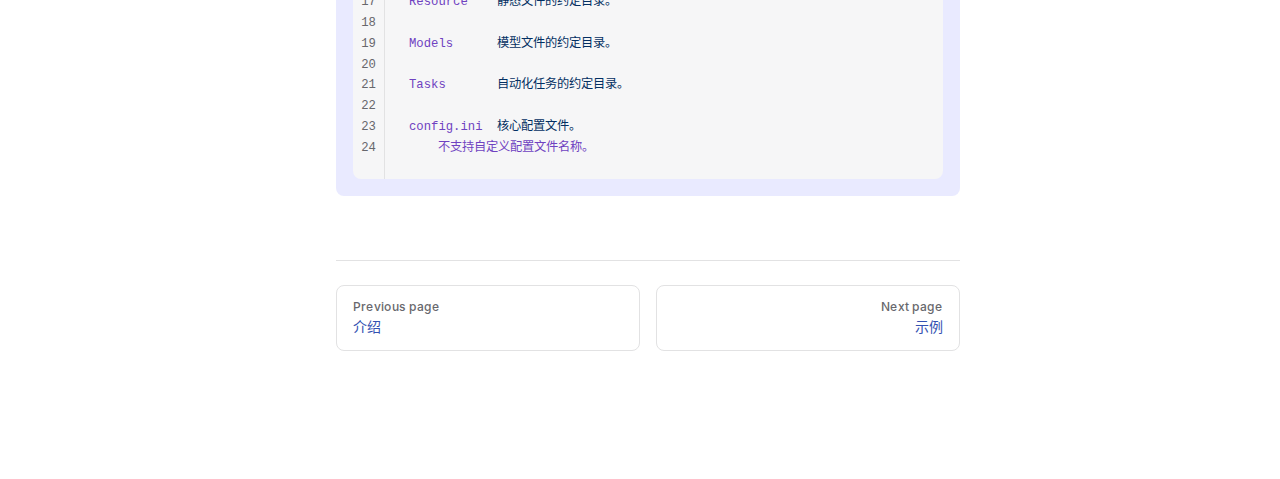
<file: guide/command-line-interface.html>
<!DOCTYPE html>
<html lang="zh-cn" dir="ltr">
  <head>
    <meta charset="utf-8">
    <meta name="viewport" content="width=device-width,initial-scale=1">
    <title>命令行接口 | sanic-boot</title>
    <meta name="description" content="A web framework base on Sanic">
    <meta name="generator" content="VitePress v2.0.0-alpha.15">
    <link rel="preload stylesheet" href="/assets/style.CJYmWnOS.css" as="style">
    <link rel="preload stylesheet" href="/vp-icons.css" as="style">
    
    <script type="module" src="/assets/app.Omf-W4uO.js"></script>
    <link rel="preload" href="/assets/inter-roman-latin.Di8DUHzh.woff2" as="font" type="font/woff2" crossorigin="">
    <link rel="modulepreload" href="/assets/chunks/theme.BMWJrrvI.js">
    <link rel="modulepreload" href="/assets/chunks/framework.D4U75H9x.js">
    <link rel="modulepreload" href="/assets/guide_command-line-interface.md.BoZ5hHPU.lean.js">
    <script id="check-dark-mode">(()=>{const e=localStorage.getItem("vitepress-theme-appearance")||"auto",a=window.matchMedia("(prefers-color-scheme: dark)").matches;(!e||e==="auto"?a:e==="dark")&&document.documentElement.classList.add("dark")})();</script>
    <script id="check-mac-os">document.documentElement.classList.toggle("mac",/Mac|iPhone|iPod|iPad/i.test(navigator.platform));</script>
  </head>
  <body>
    <div id="app"><div class="Layout" data-v-14238e56><!--[--><!--]--><!--[--><span tabindex="-1" data-v-77b0e85a></span><a href="#VPContent" class="VPSkipLink visually-hidden" data-v-77b0e85a>Skip to content</a><!--]--><!----><header class="VPNav" data-v-14238e56 data-v-1f5db9ee><div class="VPNavBar" data-v-1f5db9ee data-v-78c2d367><div class="wrapper" data-v-78c2d367><div class="container" data-v-78c2d367><div class="title" data-v-78c2d367><div class="VPNavBarTitle has-sidebar" data-v-78c2d367 data-v-6bfbff1d><a class="title" href="/" data-v-6bfbff1d><!--[--><!--]--><!----><span data-v-6bfbff1d>sanic-boot</span><!--[--><!--]--></a></div></div><div class="content" data-v-78c2d367><div class="content-body" data-v-78c2d367><!--[--><!--]--><div class="VPNavBarSearch search" data-v-78c2d367><!----></div><nav aria-labelledby="main-nav-aria-label" class="VPNavBarMenu menu" data-v-78c2d367 data-v-9b2ce21a><span id="main-nav-aria-label" class="visually-hidden" data-v-9b2ce21a> Main Navigation </span><!--[--><!--[--><a class="VPLink link VPNavBarMenuLink" href="/" tabindex="0" data-v-9b2ce21a data-v-3e930037><!--[--><span data-v-3e930037>首页</span><!--]--></a><!--]--><!--[--><a class="VPLink link VPNavBarMenuLink" href="/examples/index.html" tabindex="0" data-v-9b2ce21a data-v-3e930037><!--[--><span data-v-3e930037>示例</span><!--]--></a><!--]--><!--]--></nav><!----><div class="VPNavBarAppearance appearance" data-v-78c2d367 data-v-937ea647><button class="VPSwitch VPSwitchAppearance" type="button" role="switch" title aria-checked="false" data-v-937ea647 data-v-7878abd8 data-v-c1feffdd><span class="check" data-v-c1feffdd><span class="icon" data-v-c1feffdd><!--[--><span class="vpi-sun sun" data-v-7878abd8></span><span class="vpi-moon moon" data-v-7878abd8></span><!--]--></span></span></button></div><div class="VPSocialLinks VPNavBarSocialLinks social-links" data-v-78c2d367 data-v-eae49329 data-v-21b6d346><!--[--><a class="VPSocialLink no-icon" href="https://github.com/yinghan22/sanic-boot" aria-label="github" target="_blank" rel="me noopener" data-v-21b6d346 data-v-2bb4aa7b><span class="vpi-social-github"></span></a><!--]--></div><div class="VPFlyout VPNavBarExtra extra" data-v-78c2d367 data-v-23da01d7 data-v-e6fd1379><button type="button" class="button" aria-haspopup="true" aria-expanded="false" aria-label="extra navigation" data-v-e6fd1379><span class="vpi-more-horizontal icon" data-v-e6fd1379></span></button><div class="menu" data-v-e6fd1379><div class="VPMenu" data-v-e6fd1379 data-v-060db118><!----><!--[--><!--[--><!----><div class="group" data-v-23da01d7><div class="item appearance" data-v-23da01d7><p class="label" data-v-23da01d7>Appearance</p><div class="appearance-action" data-v-23da01d7><button class="VPSwitch VPSwitchAppearance" type="button" role="switch" title aria-checked="false" data-v-23da01d7 data-v-7878abd8 data-v-c1feffdd><span class="check" data-v-c1feffdd><span class="icon" data-v-c1feffdd><!--[--><span class="vpi-sun sun" data-v-7878abd8></span><span class="vpi-moon moon" data-v-7878abd8></span><!--]--></span></span></button></div></div></div><div class="group" data-v-23da01d7><div class="item social-links" data-v-23da01d7><div class="VPSocialLinks social-links-list" data-v-23da01d7 data-v-21b6d346><!--[--><a class="VPSocialLink no-icon" href="https://github.com/yinghan22/sanic-boot" aria-label="github" target="_blank" rel="me noopener" data-v-21b6d346 data-v-2bb4aa7b><span class="vpi-social-github"></span></a><!--]--></div></div></div><!--]--><!--]--></div></div></div><!--[--><!--]--><button type="button" class="VPNavBarHamburger hamburger" aria-label="mobile navigation" aria-expanded="false" aria-controls="VPNavScreen" data-v-78c2d367 data-v-1785a458><span class="container" data-v-1785a458><span class="top" data-v-1785a458></span><span class="middle" data-v-1785a458></span><span class="bottom" data-v-1785a458></span></span></button></div></div></div></div><div class="divider" data-v-78c2d367><div class="divider-line" data-v-78c2d367></div></div></div><!----></header><div class="VPLocalNav has-sidebar empty" data-v-14238e56 data-v-8c072906><div class="container" data-v-8c072906><button class="menu" aria-expanded="false" aria-controls="VPSidebarNav" data-v-8c072906><span class="vpi-align-left menu-icon" data-v-8c072906></span><span class="menu-text" data-v-8c072906>Menu</span></button><div class="VPLocalNavOutlineDropdown" style="--vp-vh:0px;" data-v-8c072906 data-v-d67d3a13><button data-v-d67d3a13>Return to top</button><!----></div></div></div><aside class="VPSidebar" data-v-14238e56 data-v-79e7cfc6><div class="curtain" data-v-79e7cfc6></div><nav class="nav" id="VPSidebarNav" aria-labelledby="sidebar-aria-label" tabindex="-1" data-v-79e7cfc6><span class="visually-hidden" id="sidebar-aria-label" data-v-79e7cfc6> Sidebar Navigation </span><!--[--><!--]--><!--[--><div class="no-transition group" data-v-797bff66><section class="VPSidebarItem level-0 has-active" data-v-797bff66 data-v-ee14ab00><div class="item" role="button" tabindex="0" data-v-ee14ab00><div class="indicator" data-v-ee14ab00></div><h2 class="text" data-v-ee14ab00>开始</h2><!----></div><div class="items" data-v-ee14ab00><!--[--><div class="VPSidebarItem level-1 is-link" data-v-ee14ab00 data-v-ee14ab00><div class="item" data-v-ee14ab00><div class="indicator" data-v-ee14ab00></div><a class="VPLink link link" href="/guide/introduction.html" data-v-ee14ab00><!--[--><p class="text" data-v-ee14ab00>介绍</p><!--]--></a><!----></div><!----></div><div class="VPSidebarItem level-1 is-link" data-v-ee14ab00 data-v-ee14ab00><div class="item" data-v-ee14ab00><div class="indicator" data-v-ee14ab00></div><a class="VPLink link link" href="/guide/command-line-interface.html" data-v-ee14ab00><!--[--><p class="text" data-v-ee14ab00>命令行接口</p><!--]--></a><!----></div><!----></div><!--]--></div></section></div><div class="no-transition group" data-v-797bff66><section class="VPSidebarItem level-0 is-link" data-v-797bff66 data-v-ee14ab00><div class="item" tabindex="0" data-v-ee14ab00><div class="indicator" data-v-ee14ab00></div><a class="VPLink link link" href="/examples/index.html" data-v-ee14ab00><!--[--><h2 class="text" data-v-ee14ab00>示例</h2><!--]--></a><!----></div><div class="items" data-v-ee14ab00><!--[--><div class="VPSidebarItem level-1 is-link" data-v-ee14ab00 data-v-ee14ab00><div class="item" data-v-ee14ab00><div class="indicator" data-v-ee14ab00></div><a class="VPLink link link" href="/examples/Controller.html" data-v-ee14ab00><!--[--><p class="text" data-v-ee14ab00>Controller</p><!--]--></a><!----></div><!----></div><div class="VPSidebarItem level-1 is-link" data-v-ee14ab00 data-v-ee14ab00><div class="item" data-v-ee14ab00><div class="indicator" data-v-ee14ab00></div><a class="VPLink link link" href="/examples/View.html" data-v-ee14ab00><!--[--><p class="text" data-v-ee14ab00>View</p><!--]--></a><!----></div><!----></div><div class="VPSidebarItem level-1 is-link" data-v-ee14ab00 data-v-ee14ab00><div class="item" data-v-ee14ab00><div class="indicator" data-v-ee14ab00></div><a class="VPLink link link" href="/examples/WebSocket.html" data-v-ee14ab00><!--[--><p class="text" data-v-ee14ab00>WebSocket</p><!--]--></a><!----></div><!----></div><div class="VPSidebarItem level-1 is-link" data-v-ee14ab00 data-v-ee14ab00><div class="item" data-v-ee14ab00><div class="indicator" data-v-ee14ab00></div><a class="VPLink link link" href="/examples/Task.html" data-v-ee14ab00><!--[--><p class="text" data-v-ee14ab00>Task</p><!--]--></a><!----></div><!----></div><!--]--></div></section></div><!--]--><!--[--><!--]--></nav></aside><div class="VPContent has-sidebar" id="VPContent" data-v-14238e56 data-v-6973c309><div class="VPDoc has-sidebar has-aside" data-v-6973c309 data-v-8c7d15fe><!--[--><!--]--><div class="container" data-v-8c7d15fe><div class="aside" data-v-8c7d15fe><div class="aside-curtain" data-v-8c7d15fe></div><div class="aside-container" data-v-8c7d15fe><div class="aside-content" data-v-8c7d15fe><div class="VPDocAside" data-v-8c7d15fe data-v-acd9b8f0><!--[--><!--]--><!--[--><!--]--><nav aria-labelledby="doc-outline-aria-label" class="VPDocAsideOutline" data-v-acd9b8f0 data-v-f69e87f8><div class="content" data-v-f69e87f8><div class="outline-marker" data-v-f69e87f8></div><div aria-level="2" class="outline-title" id="doc-outline-aria-label" role="heading" data-v-f69e87f8>On this page</div><ul class="VPDocOutlineItem root" data-v-f69e87f8 data-v-8546b6b8><!--[--><!--]--></ul></div></nav><!--[--><!--]--><div class="spacer" data-v-acd9b8f0></div><!--[--><!--]--><!----><!--[--><!--]--><!--[--><!--]--></div></div></div></div><div class="content" data-v-8c7d15fe><div class="content-container" data-v-8c7d15fe><!--[--><!--]--><main class="main" data-v-8c7d15fe><div style="position:relative;" class="vp-doc _guide_command-line-interface" data-v-8c7d15fe><div><h1 id="命令行接口" tabindex="-1">命令行接口 <a class="header-anchor" href="#命令行接口" aria-label="Permalink to “命令行接口”">​</a></h1><nav class="table-of-contents"><ul><li><a href="#configuration-file">配置文件</a></li><li><a href="#command-line-parameters">sanic-boot 命令行参数</a><ul><li><a href="#init-dir">init &lt;dir&gt;</a></li><li><a href="#info-id">info &lt;id&gt;</a></li></ul></li></ul></nav><h2 id="configuration-file" tabindex="-1">配置文件 <a class="header-anchor" href="#configuration-file" aria-label="Permalink to “配置文件”">​</a></h2><p>配置文件位于 <code>./config.ini</code>，该文件仅包含基础配置项。</p><p>针对 sanic 实例对象的高级配置，可使用自定义 Config 类及通过 sanic 实例对象应用配置。</p><p>配置项如下：</p><div class="language-ini line-numbers-mode"><button title="Copy Code" class="copy"></button><span class="lang">ini</span><pre class="shiki shiki-themes github-light github-dark" style="--shiki-light:#24292e;--shiki-dark:#e1e4e8;--shiki-light-bg:#fff;--shiki-dark-bg:#24292e;" tabindex="0" dir="ltr"><code><span class="line"><span style="--shiki-light:#6F42C1;--shiki-dark:#B392F0;">[server]</span></span>
<span class="line"><span style="--shiki-light:#6A737D;--shiki-dark:#6A737D;">; 监听来源地址。默认：0.0.0.0</span></span>
<span class="line"><span style="--shiki-light:#D73A49;--shiki-dark:#F97583;">host</span><span style="--shiki-light:#24292E;--shiki-dark:#E1E4E8;"> = 127.0.0.1</span></span>
<span class="line"><span style="--shiki-light:#6A737D;--shiki-dark:#6A737D;">; 服务监听端口。默认：8080</span></span>
<span class="line"><span style="--shiki-light:#D73A49;--shiki-dark:#F97583;">port</span><span style="--shiki-light:#24292E;--shiki-dark:#E1E4E8;"> = 8080</span></span>
<span class="line"><span style="--shiki-light:#6A737D;--shiki-dark:#6A737D;">; 调试模式。默认：false</span></span>
<span class="line"><span style="--shiki-light:#D73A49;--shiki-dark:#F97583;">debug</span><span style="--shiki-light:#24292E;--shiki-dark:#E1E4E8;"> = true</span></span>
<span class="line"><span style="--shiki-light:#6A737D;--shiki-dark:#6A737D;">; 热加载。默认：true</span></span>
<span class="line"><span style="--shiki-light:#D73A49;--shiki-dark:#F97583;">auto_reload</span><span style="--shiki-light:#24292E;--shiki-dark:#E1E4E8;"> = true</span></span>
<span class="line"><span style="--shiki-light:#6A737D;--shiki-dark:#6A737D;">; 日志。默认：true</span></span>
<span class="line"><span style="--shiki-light:#D73A49;--shiki-dark:#F97583;">access_log</span><span style="--shiki-light:#24292E;--shiki-dark:#E1E4E8;"> = true</span></span>
<span class="line"><span style="--shiki-light:#6A737D;--shiki-dark:#6A737D;">; 静态资源目录。多个目录使用英文逗号分隔，每个目录都要有一个唯一对应的路由，路由必须以/开头</span></span>
<span class="line"><span style="--shiki-light:#D73A49;--shiki-dark:#F97583;">resource</span><span style="--shiki-light:#24292E;--shiki-dark:#E1E4E8;"> = /</span><span style="--shiki-light:#D73A49;--shiki-dark:#F97583;">static</span><span style="--shiki-light:#24292E;--shiki-dark:#E1E4E8;">=./Resource,</span></span>
<span class="line"></span>
<span class="line"><span style="--shiki-light:#6F42C1;--shiki-dark:#B392F0;">[database]</span></span>
<span class="line"><span style="--shiki-light:#6A737D;--shiki-dark:#6A737D;">; 数据库类型。支持 sqlite、mysql、postgres、mssql</span></span>
<span class="line"><span style="--shiki-light:#6A737D;--shiki-dark:#6A737D;">; 不同数据库类型必填的字段各有不同</span></span>
<span class="line"><span style="--shiki-light:#D73A49;--shiki-dark:#F97583;">dbtype</span><span style="--shiki-light:#24292E;--shiki-dark:#E1E4E8;"> = sqlite</span></span>
<span class="line"><span style="--shiki-light:#6A737D;--shiki-dark:#6A737D;">; 数据库地址。默认：localhost</span></span>
<span class="line"><span style="--shiki-light:#D73A49;--shiki-dark:#F97583;">host</span><span style="--shiki-light:#24292E;--shiki-dark:#E1E4E8;"> = 127.0.0.1</span></span>
<span class="line"><span style="--shiki-light:#6A737D;--shiki-dark:#6A737D;">; 数据库端口。默认：3306</span></span>
<span class="line"><span style="--shiki-light:#D73A49;--shiki-dark:#F97583;">port</span><span style="--shiki-light:#24292E;--shiki-dark:#E1E4E8;"> = 3306</span></span>
<span class="line"><span style="--shiki-light:#6A737D;--shiki-dark:#6A737D;">; sqlite文件路径，支持使用相对路径与绝对路径</span></span>
<span class="line"><span style="--shiki-light:#D73A49;--shiki-dark:#F97583;">path</span><span style="--shiki-light:#24292E;--shiki-dark:#E1E4E8;"> = :memory:</span></span>
<span class="line"><span style="--shiki-light:#6A737D;--shiki-dark:#6A737D;">; 数据库用户名</span></span>
<span class="line"><span style="--shiki-light:#D73A49;--shiki-dark:#F97583;">user</span><span style="--shiki-light:#24292E;--shiki-dark:#E1E4E8;"> =</span></span>
<span class="line"><span style="--shiki-light:#6A737D;--shiki-dark:#6A737D;">; 密码。必填</span></span>
<span class="line"><span style="--shiki-light:#D73A49;--shiki-dark:#F97583;">password</span><span style="--shiki-light:#24292E;--shiki-dark:#E1E4E8;"> =</span></span>
<span class="line"><span style="--shiki-light:#6A737D;--shiki-dark:#6A737D;">; 目标数据库名称。选填</span></span>
<span class="line"><span style="--shiki-light:#D73A49;--shiki-dark:#F97583;">database</span><span style="--shiki-light:#24292E;--shiki-dark:#E1E4E8;"> = zkgkyyipmonitor</span></span>
<span class="line"><span style="--shiki-light:#6A737D;--shiki-dark:#6A737D;">; 生成对应实体类数据表。默认：true</span></span>
<span class="line"><span style="--shiki-light:#D73A49;--shiki-dark:#F97583;">generate_schemas</span><span style="--shiki-light:#24292E;--shiki-dark:#E1E4E8;"> = true</span></span>
<span class="line"><span style="--shiki-light:#6A737D;--shiki-dark:#6A737D;">; 针对 Microsoft SQL Server 的选项</span></span>
<span class="line"><span style="--shiki-light:#D73A49;--shiki-dark:#F97583;">driver</span><span style="--shiki-light:#24292E;--shiki-dark:#E1E4E8;"> =</span></span>
<span class="line"><span style="--shiki-light:#D73A49;--shiki-dark:#F97583;">sync</span><span style="--shiki-light:#24292E;--shiki-dark:#E1E4E8;"> = False</span></span></code></pre><div class="line-numbers-wrapper" aria-hidden="true"><span class="line-number">1</span><br><span class="line-number">2</span><br><span class="line-number">3</span><br><span class="line-number">4</span><br><span class="line-number">5</span><br><span class="line-number">6</span><br><span class="line-number">7</span><br><span class="line-number">8</span><br><span class="line-number">9</span><br><span class="line-number">10</span><br><span class="line-number">11</span><br><span class="line-number">12</span><br><span class="line-number">13</span><br><span class="line-number">14</span><br><span class="line-number">15</span><br><span class="line-number">16</span><br><span class="line-number">17</span><br><span class="line-number">18</span><br><span class="line-number">19</span><br><span class="line-number">20</span><br><span class="line-number">21</span><br><span class="line-number">22</span><br><span class="line-number">23</span><br><span class="line-number">24</span><br><span class="line-number">25</span><br><span class="line-number">26</span><br><span class="line-number">27</span><br><span class="line-number">28</span><br><span class="line-number">29</span><br><span class="line-number">30</span><br><span class="line-number">31</span><br><span class="line-number">32</span><br><span class="line-number">33</span><br><span class="line-number">34</span><br><span class="line-number">35</span><br></div></div><h2 id="command-line-parameters" tabindex="-1"><code>sanic-boot</code> 命令行参数 <a class="header-anchor" href="#command-line-parameters" aria-label="Permalink to “sanic-boot 命令行参数”">​</a></h2><div class="language-bash line-numbers-mode"><button title="Copy Code" class="copy"></button><span class="lang">bash</span><pre class="shiki shiki-themes github-light github-dark" style="--shiki-light:#24292e;--shiki-dark:#e1e4e8;--shiki-light-bg:#fff;--shiki-dark-bg:#24292e;" tabindex="0" dir="ltr"><code><span class="line"><span style="--shiki-light:#6F42C1;--shiki-dark:#B392F0;">init</span><span style="--shiki-light:#D73A49;--shiki-dark:#F97583;"> &lt;</span><span style="--shiki-light:#032F62;--shiki-dark:#9ECBFF;">di</span><span style="--shiki-light:#24292E;--shiki-dark:#E1E4E8;">r</span><span style="--shiki-light:#D73A49;--shiki-dark:#F97583;">&gt;</span><span style="--shiki-light:#032F62;--shiki-dark:#9ECBFF;">      在指定的目录dir中初始化项目</span></span>
<span class="line"><span style="--shiki-light:#6F42C1;--shiki-dark:#B392F0;">info</span><span style="--shiki-light:#D73A49;--shiki-dark:#F97583;"> &lt;</span><span style="--shiki-light:#032F62;--shiki-dark:#9ECBFF;">i</span><span style="--shiki-light:#24292E;--shiki-dark:#E1E4E8;">d</span><span style="--shiki-light:#D73A49;--shiki-dark:#F97583;">&gt;</span><span style="--shiki-light:#032F62;--shiki-dark:#9ECBFF;">       显示初始化目录的说明信息</span></span>
<span class="line"><span style="--shiki-light:#6F42C1;--shiki-dark:#B392F0;">-h,--help</span><span style="--shiki-light:#032F62;--shiki-dark:#9ECBFF;">		显示命令帮助文档</span></span></code></pre><div class="line-numbers-wrapper" aria-hidden="true"><span class="line-number">1</span><br><span class="line-number">2</span><br><span class="line-number">3</span><br></div></div><h3 id="init-dir" tabindex="-1"><code>init &lt;dir&gt;</code> <a class="header-anchor" href="#init-dir" aria-label="Permalink to “init &lt;dir&gt;”">​</a></h3><p>在指定的目录中初始化项目的目录结构</p><div class="language-bash line-numbers-mode"><button title="Copy Code" class="copy"></button><span class="lang">bash</span><pre class="shiki shiki-themes github-light github-dark" style="--shiki-light:#24292e;--shiki-dark:#e1e4e8;--shiki-light-bg:#fff;--shiki-dark-bg:#24292e;" tabindex="0" dir="ltr"><code><span class="line"><span style="--shiki-light:#6F42C1;--shiki-dark:#B392F0;">sanic-boot</span><span style="--shiki-light:#032F62;--shiki-dark:#9ECBFF;"> init</span><span style="--shiki-light:#032F62;--shiki-dark:#9ECBFF;"> .</span></span></code></pre><div class="line-numbers-wrapper" aria-hidden="true"><span class="line-number">1</span><br></div></div><p>初始化的目录结构如下：</p><div class="language- line-numbers-mode"><button title="Copy Code" class="copy"></button><span class="lang"></span><pre class="shiki shiki-themes github-light github-dark" style="--shiki-light:#24292e;--shiki-dark:#e1e4e8;--shiki-light-bg:#fff;--shiki-dark-bg:#24292e;" tabindex="0" dir="ltr"><code><span class="line"><span>.</span></span>
<span class="line"><span>├─ Controller</span></span>
<span class="line"><span>│  └─ TestController.py</span></span>
<span class="line"><span>├─ Models</span></span>
<span class="line"><span>│  ├─ __init__.py</span></span>
<span class="line"><span>│  └─ TestMode.py</span></span>
<span class="line"><span>├─ Resource</span></span>
<span class="line"><span>│  └─ robots.txt</span></span>
<span class="line"><span>├─ Tasks</span></span>
<span class="line"><span>│  └─ __init__.py</span></span>
<span class="line"><span>├─ Views</span></span>
<span class="line"><span>│  └─ __init__.py</span></span>
<span class="line"><span>├─ config.ini</span></span>
<span class="line"><span>└─ main.py</span></span></code></pre><div class="line-numbers-wrapper" aria-hidden="true"><span class="line-number">1</span><br><span class="line-number">2</span><br><span class="line-number">3</span><br><span class="line-number">4</span><br><span class="line-number">5</span><br><span class="line-number">6</span><br><span class="line-number">7</span><br><span class="line-number">8</span><br><span class="line-number">9</span><br><span class="line-number">10</span><br><span class="line-number">11</span><br><span class="line-number">12</span><br><span class="line-number">13</span><br><span class="line-number">14</span><br></div></div><h3 id="info-id" tabindex="-1"><code>info &lt;id&gt;</code> <a class="header-anchor" href="#info-id" aria-label="Permalink to “info &lt;id&gt;”">​</a></h3><p>显示指定名称的帮助或说明信息</p><table tabindex="0"><thead><tr><th style="text-align:center;"><code>id</code></th><th style="text-align:center;">含义</th></tr></thead><tbody><tr><td style="text-align:center;"><code>all</code></td><td style="text-align:center;">针对下面所有的 <code>id</code> 打印帮助或说明信息</td></tr><tr><td style="text-align:center;"><code>Controller</code></td><td style="text-align:center;">说明目录 <code>Controller</code> 的作用</td></tr><tr><td style="text-align:center;"><code>Views </code></td><td style="text-align:center;">说明目录 <code>Views</code> 的作用</td></tr><tr><td style="text-align:center;"><code>Resource</code></td><td style="text-align:center;">说明目录 <code>Resource</code> 的作用</td></tr><tr><td style="text-align:center;"><code>Models</code></td><td style="text-align:center;">说明目录 <code>Models</code> 的作用</td></tr><tr><td style="text-align:center;"><code>Tasks</code></td><td style="text-align:center;">说明目录 <code>Tasks</code> 的作用</td></tr><tr><td style="text-align:center;"><code>config</code></td><td style="text-align:center;">说明文件 <code>Config.ini</code> 的作用</td></tr></tbody></table><div class="tip custom-block"><p class="custom-block-title">如执行 <code>sanic-boot info all</code> 则输出以下内容</p><div class="language-bash line-numbers-mode"><button title="Copy Code" class="copy"></button><span class="lang">bash</span><pre class="shiki shiki-themes github-light github-dark" style="--shiki-light:#24292e;--shiki-dark:#e1e4e8;--shiki-light-bg:#fff;--shiki-dark-bg:#24292e;" tabindex="0" dir="ltr"><code><span class="line"><span style="--shiki-light:#6F42C1;--shiki-dark:#B392F0;">Controller</span><span style="--shiki-light:#032F62;--shiki-dark:#9ECBFF;">  控制器，与</span><span style="--shiki-light:#032F62;--shiki-dark:#9ECBFF;"> Views</span><span style="--shiki-light:#032F62;--shiki-dark:#9ECBFF;"> 不同。</span></span>
<span class="line"><span style="--shiki-light:#6F42C1;--shiki-dark:#B392F0;">    Controller</span><span style="--shiki-light:#032F62;--shiki-dark:#9ECBFF;"> 面向类，Views</span><span style="--shiki-light:#032F62;--shiki-dark:#9ECBFF;"> 面向函数。</span></span>
<span class="line"><span style="--shiki-light:#6F42C1;--shiki-dark:#B392F0;">    二者不能在</span><span style="--shiki-light:#032F62;--shiki-dark:#9ECBFF;"> sanic</span><span style="--shiki-light:#032F62;--shiki-dark:#9ECBFF;"> 实例所在的文件中出现。</span></span>
<span class="line"><span style="--shiki-light:#6F42C1;--shiki-dark:#B392F0;">    如要在</span><span style="--shiki-light:#032F62;--shiki-dark:#9ECBFF;"> sanic</span><span style="--shiki-light:#032F62;--shiki-dark:#9ECBFF;"> 实例中书写/创建路由，建议使用</span><span style="--shiki-light:#032F62;--shiki-dark:#9ECBFF;"> sanic</span><span style="--shiki-light:#032F62;--shiki-dark:#9ECBFF;"> 原生提供的装饰器等形式（即app.{get,post,route,...}）。</span></span>
<span class="line"><span style="--shiki-light:#6F42C1;--shiki-dark:#B392F0;">    使用</span><span style="--shiki-light:#032F62;--shiki-dark:#9ECBFF;"> Controller</span><span style="--shiki-light:#032F62;--shiki-dark:#9ECBFF;"> 与</span><span style="--shiki-light:#032F62;--shiki-dark:#9ECBFF;"> Views</span><span style="--shiki-light:#032F62;--shiki-dark:#9ECBFF;"> 形式创建的路由将会自动挂载到</span><span style="--shiki-light:#032F62;--shiki-dark:#9ECBFF;"> sanic</span><span style="--shiki-light:#032F62;--shiki-dark:#9ECBFF;"> 实例/蓝图上。</span></span>
<span class="line"><span style="--shiki-light:#6F42C1;--shiki-dark:#B392F0;">    手动创建的路由必须手动挂载到</span><span style="--shiki-light:#032F62;--shiki-dark:#9ECBFF;"> sanic</span><span style="--shiki-light:#032F62;--shiki-dark:#9ECBFF;"> 实例/蓝图上。</span></span>
<span class="line"><span style="--shiki-light:#6F42C1;--shiki-dark:#B392F0;">    此外，Views</span><span style="--shiki-light:#032F62;--shiki-dark:#9ECBFF;"> 将比</span><span style="--shiki-light:#032F62;--shiki-dark:#9ECBFF;"> Controller</span><span style="--shiki-light:#032F62;--shiki-dark:#9ECBFF;"> 优先挂载。</span></span>
<span class="line"></span>
<span class="line"><span style="--shiki-light:#6F42C1;--shiki-dark:#B392F0;">Views</span><span style="--shiki-light:#032F62;--shiki-dark:#9ECBFF;">       视图，与Controller</span><span style="--shiki-light:#032F62;--shiki-dark:#9ECBFF;"> 不同。</span></span>
<span class="line"><span style="--shiki-light:#6F42C1;--shiki-dark:#B392F0;">    Controller</span><span style="--shiki-light:#032F62;--shiki-dark:#9ECBFF;"> 面向类，Views</span><span style="--shiki-light:#032F62;--shiki-dark:#9ECBFF;"> 面向函数。</span></span>
<span class="line"><span style="--shiki-light:#6F42C1;--shiki-dark:#B392F0;">    二者不能在</span><span style="--shiki-light:#032F62;--shiki-dark:#9ECBFF;"> sanic</span><span style="--shiki-light:#032F62;--shiki-dark:#9ECBFF;"> 实例所在的文件中出现。</span></span>
<span class="line"><span style="--shiki-light:#6F42C1;--shiki-dark:#B392F0;">    如要在</span><span style="--shiki-light:#032F62;--shiki-dark:#9ECBFF;"> sanic</span><span style="--shiki-light:#032F62;--shiki-dark:#9ECBFF;"> 实例中书写/创建路由，建议使用</span><span style="--shiki-light:#032F62;--shiki-dark:#9ECBFF;"> sanic</span><span style="--shiki-light:#032F62;--shiki-dark:#9ECBFF;"> 原生提供的装饰器等形式（即app.{get,post,route,...}）。</span></span>
<span class="line"><span style="--shiki-light:#6F42C1;--shiki-dark:#B392F0;">    使用</span><span style="--shiki-light:#032F62;--shiki-dark:#9ECBFF;"> Controller</span><span style="--shiki-light:#032F62;--shiki-dark:#9ECBFF;"> 与</span><span style="--shiki-light:#032F62;--shiki-dark:#9ECBFF;"> Views</span><span style="--shiki-light:#032F62;--shiki-dark:#9ECBFF;"> 形式创建的路由将会自动挂载到</span><span style="--shiki-light:#032F62;--shiki-dark:#9ECBFF;"> sanic</span><span style="--shiki-light:#032F62;--shiki-dark:#9ECBFF;"> 实例/蓝图上。</span></span>
<span class="line"><span style="--shiki-light:#6F42C1;--shiki-dark:#B392F0;">    手动创建的路由必须手动挂载到</span><span style="--shiki-light:#032F62;--shiki-dark:#9ECBFF;"> sanic</span><span style="--shiki-light:#032F62;--shiki-dark:#9ECBFF;"> 实例/蓝图上。</span></span>
<span class="line"><span style="--shiki-light:#6F42C1;--shiki-dark:#B392F0;">    此外，Views</span><span style="--shiki-light:#032F62;--shiki-dark:#9ECBFF;"> 将比</span><span style="--shiki-light:#032F62;--shiki-dark:#9ECBFF;"> Controller</span><span style="--shiki-light:#032F62;--shiki-dark:#9ECBFF;"> 优先挂载。</span></span>
<span class="line"></span>
<span class="line"><span style="--shiki-light:#6F42C1;--shiki-dark:#B392F0;">Resource</span><span style="--shiki-light:#032F62;--shiki-dark:#9ECBFF;">    静态文件的约定目录。</span></span>
<span class="line"></span>
<span class="line"><span style="--shiki-light:#6F42C1;--shiki-dark:#B392F0;">Models</span><span style="--shiki-light:#032F62;--shiki-dark:#9ECBFF;">      模型文件的约定目录。</span></span>
<span class="line"></span>
<span class="line"><span style="--shiki-light:#6F42C1;--shiki-dark:#B392F0;">Tasks</span><span style="--shiki-light:#032F62;--shiki-dark:#9ECBFF;">       自动化任务的约定目录。</span></span>
<span class="line"></span>
<span class="line"><span style="--shiki-light:#6F42C1;--shiki-dark:#B392F0;">config.ini</span><span style="--shiki-light:#032F62;--shiki-dark:#9ECBFF;">  核心配置文件。</span></span>
<span class="line"><span style="--shiki-light:#6F42C1;--shiki-dark:#B392F0;">    不支持自定义配置文件名称。</span></span></code></pre><div class="line-numbers-wrapper" aria-hidden="true"><span class="line-number">1</span><br><span class="line-number">2</span><br><span class="line-number">3</span><br><span class="line-number">4</span><br><span class="line-number">5</span><br><span class="line-number">6</span><br><span class="line-number">7</span><br><span class="line-number">8</span><br><span class="line-number">9</span><br><span class="line-number">10</span><br><span class="line-number">11</span><br><span class="line-number">12</span><br><span class="line-number">13</span><br><span class="line-number">14</span><br><span class="line-number">15</span><br><span class="line-number">16</span><br><span class="line-number">17</span><br><span class="line-number">18</span><br><span class="line-number">19</span><br><span class="line-number">20</span><br><span class="line-number">21</span><br><span class="line-number">22</span><br><span class="line-number">23</span><br><span class="line-number">24</span><br></div></div></div></div></div></main><footer class="VPDocFooter" data-v-8c7d15fe data-v-1bca4635><!--[--><!--]--><!----><nav class="prev-next" aria-labelledby="doc-footer-aria-label" data-v-1bca4635><span class="visually-hidden" id="doc-footer-aria-label" data-v-1bca4635>Pager</span><div class="pager" data-v-1bca4635><a class="VPLink link pager-link prev" href="/guide/introduction.html" data-v-1bca4635><!--[--><span class="desc" data-v-1bca4635>Previous page</span><span class="title" data-v-1bca4635>介绍</span><!--]--></a></div><div class="pager" data-v-1bca4635><a class="VPLink link pager-link next" href="/examples/index.html" data-v-1bca4635><!--[--><span class="desc" data-v-1bca4635>Next page</span><span class="title" data-v-1bca4635>示例</span><!--]--></a></div></nav></footer><!--[--><!--]--></div></div></div><!--[--><!--]--></div></div><!----><!--[--><!--]--></div></div>
    <script>window.__VP_HASH_MAP__=JSON.parse("{\"examples_controller.md\":\"CV9a4WFi\",\"examples_index.md\":\"BgnpZrIw\",\"examples_markdown-examples.md\":\"B7OwWehd\",\"examples_task.md\":\"Cpi4T-TO\",\"examples_view.md\":\"CWBOI1tZ\",\"examples_websocket.md\":\"D5u4y_n1\",\"guide_command-line-interface.md\":\"BoZ5hHPU\",\"guide_introduction.md\":\"DmiC9Kex\",\"index.md\":\"B8VAPnTn\",\"readme.md\":\"1upQDFkU\"}");window.__VP_SITE_DATA__=JSON.parse("{\"lang\":\"en-US\",\"dir\":\"ltr\",\"title\":\"sanic-boot\",\"description\":\"A web framework base on Sanic\",\"base\":\"/\",\"head\":[],\"router\":{\"prefetchLinks\":true},\"appearance\":true,\"themeConfig\":{\"nav\":[{\"text\":\"首页\",\"link\":\"/\"},{\"text\":\"示例\",\"link\":\"/examples/index.md\"}],\"sidebar\":[{\"text\":\"开始\",\"items\":[{\"text\":\"介绍\",\"link\":\"/guide/introduction\"},{\"text\":\"命令行接口\",\"link\":\"/guide/command-line-interface.md\"}]},{\"text\":\"示例\",\"link\":\"/examples/index.md\",\"items\":[{\"text\":\"Controller\",\"link\":\"/examples/Controller.md\"},{\"text\":\"View\",\"link\":\"/examples/View.md\"},{\"text\":\"WebSocket\",\"link\":\"/examples/WebSocket.md\"},{\"text\":\"Task\",\"link\":\"/examples/Task.md\"}]}],\"socialLinks\":[{\"icon\":\"github\",\"link\":\"https://github.com/yinghan22/sanic-boot\"}]},\"locales\":{\"root\":{\"label\":\"简体中文\",\"lang\":\"zh-cn\"}},\"scrollOffset\":134,\"cleanUrls\":false,\"additionalConfig\":{}}");</script>
    
  </body>
</html>
</file>
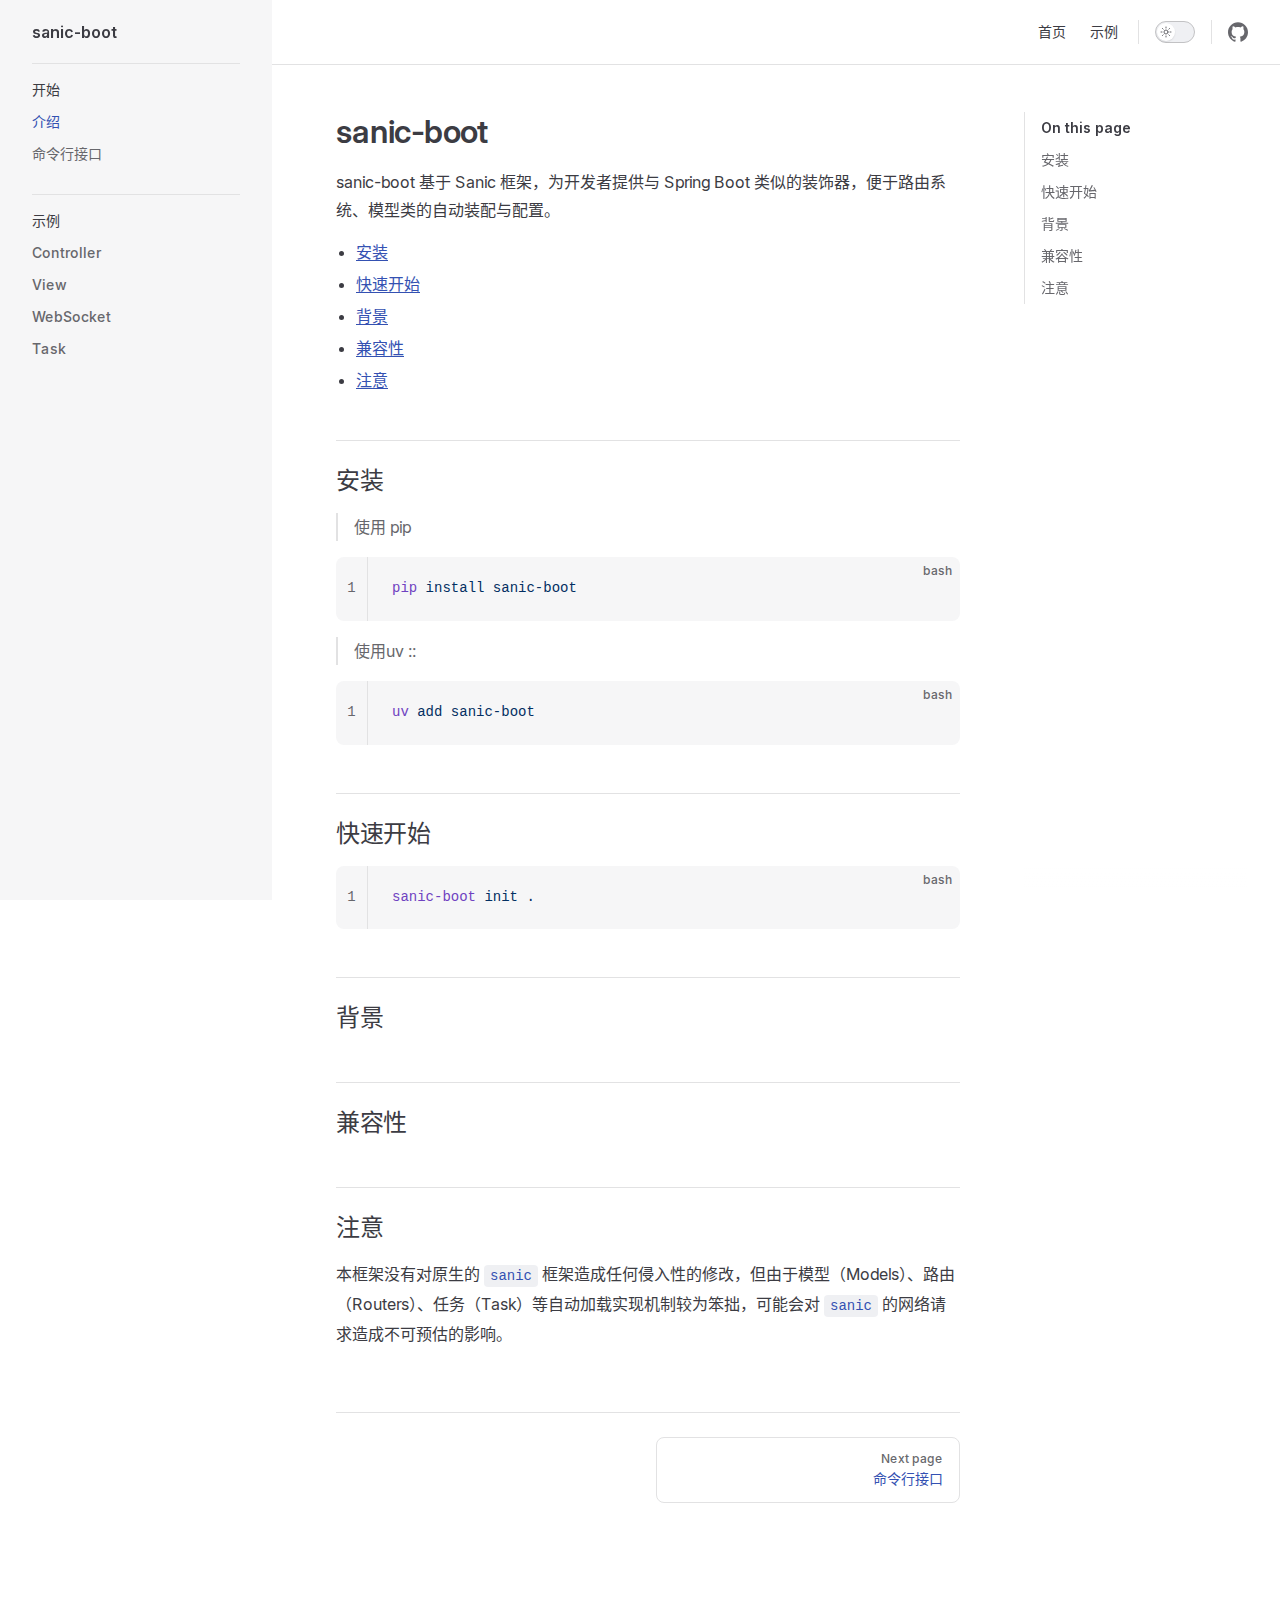
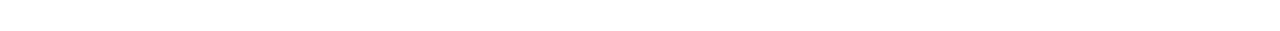
<file: guide/introduction.html>
<!DOCTYPE html>
<html lang="zh-cn" dir="ltr">
  <head>
    <meta charset="utf-8">
    <meta name="viewport" content="width=device-width,initial-scale=1">
    <title>sanic-boot</title>
    <meta name="description" content="A web framework base on Sanic">
    <meta name="generator" content="VitePress v2.0.0-alpha.15">
    <link rel="preload stylesheet" href="/assets/style.CJYmWnOS.css" as="style">
    <link rel="preload stylesheet" href="/vp-icons.css" as="style">
    
    <script type="module" src="/assets/app.Omf-W4uO.js"></script>
    <link rel="preload" href="/assets/inter-roman-latin.Di8DUHzh.woff2" as="font" type="font/woff2" crossorigin="">
    <link rel="modulepreload" href="/assets/chunks/theme.BMWJrrvI.js">
    <link rel="modulepreload" href="/assets/chunks/framework.D4U75H9x.js">
    <link rel="modulepreload" href="/assets/guide_introduction.md.DmiC9Kex.lean.js">
    <script id="check-dark-mode">(()=>{const e=localStorage.getItem("vitepress-theme-appearance")||"auto",a=window.matchMedia("(prefers-color-scheme: dark)").matches;(!e||e==="auto"?a:e==="dark")&&document.documentElement.classList.add("dark")})();</script>
    <script id="check-mac-os">document.documentElement.classList.toggle("mac",/Mac|iPhone|iPod|iPad/i.test(navigator.platform));</script>
  </head>
  <body>
    <div id="app"><div class="Layout" data-v-14238e56><!--[--><!--]--><!--[--><span tabindex="-1" data-v-77b0e85a></span><a href="#VPContent" class="VPSkipLink visually-hidden" data-v-77b0e85a>Skip to content</a><!--]--><!----><header class="VPNav" data-v-14238e56 data-v-1f5db9ee><div class="VPNavBar" data-v-1f5db9ee data-v-78c2d367><div class="wrapper" data-v-78c2d367><div class="container" data-v-78c2d367><div class="title" data-v-78c2d367><div class="VPNavBarTitle has-sidebar" data-v-78c2d367 data-v-6bfbff1d><a class="title" href="/" data-v-6bfbff1d><!--[--><!--]--><!----><span data-v-6bfbff1d>sanic-boot</span><!--[--><!--]--></a></div></div><div class="content" data-v-78c2d367><div class="content-body" data-v-78c2d367><!--[--><!--]--><div class="VPNavBarSearch search" data-v-78c2d367><!----></div><nav aria-labelledby="main-nav-aria-label" class="VPNavBarMenu menu" data-v-78c2d367 data-v-9b2ce21a><span id="main-nav-aria-label" class="visually-hidden" data-v-9b2ce21a> Main Navigation </span><!--[--><!--[--><a class="VPLink link VPNavBarMenuLink" href="/" tabindex="0" data-v-9b2ce21a data-v-3e930037><!--[--><span data-v-3e930037>首页</span><!--]--></a><!--]--><!--[--><a class="VPLink link VPNavBarMenuLink" href="/examples/index.html" tabindex="0" data-v-9b2ce21a data-v-3e930037><!--[--><span data-v-3e930037>示例</span><!--]--></a><!--]--><!--]--></nav><!----><div class="VPNavBarAppearance appearance" data-v-78c2d367 data-v-937ea647><button class="VPSwitch VPSwitchAppearance" type="button" role="switch" title aria-checked="false" data-v-937ea647 data-v-7878abd8 data-v-c1feffdd><span class="check" data-v-c1feffdd><span class="icon" data-v-c1feffdd><!--[--><span class="vpi-sun sun" data-v-7878abd8></span><span class="vpi-moon moon" data-v-7878abd8></span><!--]--></span></span></button></div><div class="VPSocialLinks VPNavBarSocialLinks social-links" data-v-78c2d367 data-v-eae49329 data-v-21b6d346><!--[--><a class="VPSocialLink no-icon" href="https://github.com/yinghan22/sanic-boot" aria-label="github" target="_blank" rel="me noopener" data-v-21b6d346 data-v-2bb4aa7b><span class="vpi-social-github"></span></a><!--]--></div><div class="VPFlyout VPNavBarExtra extra" data-v-78c2d367 data-v-23da01d7 data-v-e6fd1379><button type="button" class="button" aria-haspopup="true" aria-expanded="false" aria-label="extra navigation" data-v-e6fd1379><span class="vpi-more-horizontal icon" data-v-e6fd1379></span></button><div class="menu" data-v-e6fd1379><div class="VPMenu" data-v-e6fd1379 data-v-060db118><!----><!--[--><!--[--><!----><div class="group" data-v-23da01d7><div class="item appearance" data-v-23da01d7><p class="label" data-v-23da01d7>Appearance</p><div class="appearance-action" data-v-23da01d7><button class="VPSwitch VPSwitchAppearance" type="button" role="switch" title aria-checked="false" data-v-23da01d7 data-v-7878abd8 data-v-c1feffdd><span class="check" data-v-c1feffdd><span class="icon" data-v-c1feffdd><!--[--><span class="vpi-sun sun" data-v-7878abd8></span><span class="vpi-moon moon" data-v-7878abd8></span><!--]--></span></span></button></div></div></div><div class="group" data-v-23da01d7><div class="item social-links" data-v-23da01d7><div class="VPSocialLinks social-links-list" data-v-23da01d7 data-v-21b6d346><!--[--><a class="VPSocialLink no-icon" href="https://github.com/yinghan22/sanic-boot" aria-label="github" target="_blank" rel="me noopener" data-v-21b6d346 data-v-2bb4aa7b><span class="vpi-social-github"></span></a><!--]--></div></div></div><!--]--><!--]--></div></div></div><!--[--><!--]--><button type="button" class="VPNavBarHamburger hamburger" aria-label="mobile navigation" aria-expanded="false" aria-controls="VPNavScreen" data-v-78c2d367 data-v-1785a458><span class="container" data-v-1785a458><span class="top" data-v-1785a458></span><span class="middle" data-v-1785a458></span><span class="bottom" data-v-1785a458></span></span></button></div></div></div></div><div class="divider" data-v-78c2d367><div class="divider-line" data-v-78c2d367></div></div></div><!----></header><div class="VPLocalNav has-sidebar empty" data-v-14238e56 data-v-8c072906><div class="container" data-v-8c072906><button class="menu" aria-expanded="false" aria-controls="VPSidebarNav" data-v-8c072906><span class="vpi-align-left menu-icon" data-v-8c072906></span><span class="menu-text" data-v-8c072906>Menu</span></button><div class="VPLocalNavOutlineDropdown" style="--vp-vh:0px;" data-v-8c072906 data-v-d67d3a13><button data-v-d67d3a13>Return to top</button><!----></div></div></div><aside class="VPSidebar" data-v-14238e56 data-v-79e7cfc6><div class="curtain" data-v-79e7cfc6></div><nav class="nav" id="VPSidebarNav" aria-labelledby="sidebar-aria-label" tabindex="-1" data-v-79e7cfc6><span class="visually-hidden" id="sidebar-aria-label" data-v-79e7cfc6> Sidebar Navigation </span><!--[--><!--]--><!--[--><div class="no-transition group" data-v-797bff66><section class="VPSidebarItem level-0 has-active" data-v-797bff66 data-v-ee14ab00><div class="item" role="button" tabindex="0" data-v-ee14ab00><div class="indicator" data-v-ee14ab00></div><h2 class="text" data-v-ee14ab00>开始</h2><!----></div><div class="items" data-v-ee14ab00><!--[--><div class="VPSidebarItem level-1 is-link" data-v-ee14ab00 data-v-ee14ab00><div class="item" data-v-ee14ab00><div class="indicator" data-v-ee14ab00></div><a class="VPLink link link" href="/guide/introduction.html" data-v-ee14ab00><!--[--><p class="text" data-v-ee14ab00>介绍</p><!--]--></a><!----></div><!----></div><div class="VPSidebarItem level-1 is-link" data-v-ee14ab00 data-v-ee14ab00><div class="item" data-v-ee14ab00><div class="indicator" data-v-ee14ab00></div><a class="VPLink link link" href="/guide/command-line-interface.html" data-v-ee14ab00><!--[--><p class="text" data-v-ee14ab00>命令行接口</p><!--]--></a><!----></div><!----></div><!--]--></div></section></div><div class="no-transition group" data-v-797bff66><section class="VPSidebarItem level-0 is-link" data-v-797bff66 data-v-ee14ab00><div class="item" tabindex="0" data-v-ee14ab00><div class="indicator" data-v-ee14ab00></div><a class="VPLink link link" href="/examples/index.html" data-v-ee14ab00><!--[--><h2 class="text" data-v-ee14ab00>示例</h2><!--]--></a><!----></div><div class="items" data-v-ee14ab00><!--[--><div class="VPSidebarItem level-1 is-link" data-v-ee14ab00 data-v-ee14ab00><div class="item" data-v-ee14ab00><div class="indicator" data-v-ee14ab00></div><a class="VPLink link link" href="/examples/Controller.html" data-v-ee14ab00><!--[--><p class="text" data-v-ee14ab00>Controller</p><!--]--></a><!----></div><!----></div><div class="VPSidebarItem level-1 is-link" data-v-ee14ab00 data-v-ee14ab00><div class="item" data-v-ee14ab00><div class="indicator" data-v-ee14ab00></div><a class="VPLink link link" href="/examples/View.html" data-v-ee14ab00><!--[--><p class="text" data-v-ee14ab00>View</p><!--]--></a><!----></div><!----></div><div class="VPSidebarItem level-1 is-link" data-v-ee14ab00 data-v-ee14ab00><div class="item" data-v-ee14ab00><div class="indicator" data-v-ee14ab00></div><a class="VPLink link link" href="/examples/WebSocket.html" data-v-ee14ab00><!--[--><p class="text" data-v-ee14ab00>WebSocket</p><!--]--></a><!----></div><!----></div><div class="VPSidebarItem level-1 is-link" data-v-ee14ab00 data-v-ee14ab00><div class="item" data-v-ee14ab00><div class="indicator" data-v-ee14ab00></div><a class="VPLink link link" href="/examples/Task.html" data-v-ee14ab00><!--[--><p class="text" data-v-ee14ab00>Task</p><!--]--></a><!----></div><!----></div><!--]--></div></section></div><!--]--><!--[--><!--]--></nav></aside><div class="VPContent has-sidebar" id="VPContent" data-v-14238e56 data-v-6973c309><div class="VPDoc has-sidebar has-aside" data-v-6973c309 data-v-8c7d15fe><!--[--><!--]--><div class="container" data-v-8c7d15fe><div class="aside" data-v-8c7d15fe><div class="aside-curtain" data-v-8c7d15fe></div><div class="aside-container" data-v-8c7d15fe><div class="aside-content" data-v-8c7d15fe><div class="VPDocAside" data-v-8c7d15fe data-v-acd9b8f0><!--[--><!--]--><!--[--><!--]--><nav aria-labelledby="doc-outline-aria-label" class="VPDocAsideOutline" data-v-acd9b8f0 data-v-f69e87f8><div class="content" data-v-f69e87f8><div class="outline-marker" data-v-f69e87f8></div><div aria-level="2" class="outline-title" id="doc-outline-aria-label" role="heading" data-v-f69e87f8>On this page</div><ul class="VPDocOutlineItem root" data-v-f69e87f8 data-v-8546b6b8><!--[--><!--]--></ul></div></nav><!--[--><!--]--><div class="spacer" data-v-acd9b8f0></div><!--[--><!--]--><!----><!--[--><!--]--><!--[--><!--]--></div></div></div></div><div class="content" data-v-8c7d15fe><div class="content-container" data-v-8c7d15fe><!--[--><!--]--><main class="main" data-v-8c7d15fe><div style="position:relative;" class="vp-doc _guide_introduction" data-v-8c7d15fe><div><h1 id="sanic-boot" tabindex="-1">sanic-boot <a class="header-anchor" href="#sanic-boot" aria-label="Permalink to “sanic-boot”">​</a></h1><p>sanic-boot 基于 Sanic 框架，为开发者提供与 Spring Boot 类似的装饰器，便于路由系统、模型类的自动装配与配置。</p><nav class="table-of-contents"><ul><li><a href="#installation">安装</a></li><li><a href="#quick-start">快速开始</a></li><li><a href="#the-why">背景</a></li><li><a href="#compatibility">兼容性</a></li><li><a href="#attention">注意</a></li></ul></nav><h2 id="installation" tabindex="-1">安装 <a class="header-anchor" href="#installation" aria-label="Permalink to “安装”">​</a></h2><blockquote><p>使用 pip</p></blockquote><div class="language-bash line-numbers-mode"><button title="Copy Code" class="copy"></button><span class="lang">bash</span><pre class="shiki shiki-themes github-light github-dark" style="--shiki-light:#24292e;--shiki-dark:#e1e4e8;--shiki-light-bg:#fff;--shiki-dark-bg:#24292e;" tabindex="0" dir="ltr"><code><span class="line"><span style="--shiki-light:#6F42C1;--shiki-dark:#B392F0;">pip</span><span style="--shiki-light:#032F62;--shiki-dark:#9ECBFF;"> install</span><span style="--shiki-light:#032F62;--shiki-dark:#9ECBFF;"> sanic-boot</span></span></code></pre><div class="line-numbers-wrapper" aria-hidden="true"><span class="line-number">1</span><br></div></div><blockquote><p>使用uv ::</p></blockquote><div class="language-bash line-numbers-mode"><button title="Copy Code" class="copy"></button><span class="lang">bash</span><pre class="shiki shiki-themes github-light github-dark" style="--shiki-light:#24292e;--shiki-dark:#e1e4e8;--shiki-light-bg:#fff;--shiki-dark-bg:#24292e;" tabindex="0" dir="ltr"><code><span class="line"><span style="--shiki-light:#6F42C1;--shiki-dark:#B392F0;">uv</span><span style="--shiki-light:#032F62;--shiki-dark:#9ECBFF;"> add</span><span style="--shiki-light:#032F62;--shiki-dark:#9ECBFF;"> sanic-boot</span></span></code></pre><div class="line-numbers-wrapper" aria-hidden="true"><span class="line-number">1</span><br></div></div><h2 id="quick-start" tabindex="-1">快速开始 <a class="header-anchor" href="#quick-start" aria-label="Permalink to “快速开始”">​</a></h2><div class="language-bash line-numbers-mode"><button title="Copy Code" class="copy"></button><span class="lang">bash</span><pre class="shiki shiki-themes github-light github-dark" style="--shiki-light:#24292e;--shiki-dark:#e1e4e8;--shiki-light-bg:#fff;--shiki-dark-bg:#24292e;" tabindex="0" dir="ltr"><code><span class="line"><span style="--shiki-light:#6F42C1;--shiki-dark:#B392F0;">sanic-boot</span><span style="--shiki-light:#032F62;--shiki-dark:#9ECBFF;"> init</span><span style="--shiki-light:#032F62;--shiki-dark:#9ECBFF;"> .</span></span></code></pre><div class="line-numbers-wrapper" aria-hidden="true"><span class="line-number">1</span><br></div></div><h2 id="the-why" tabindex="-1">背景 <a class="header-anchor" href="#the-why" aria-label="Permalink to “背景”">​</a></h2><h2 id="compatibility" tabindex="-1">兼容性 <a class="header-anchor" href="#compatibility" aria-label="Permalink to “兼容性”">​</a></h2><h2 id="attention" tabindex="-1">注意 <a class="header-anchor" href="#attention" aria-label="Permalink to “注意”">​</a></h2><p>本框架没有对原生的 <code>sanic</code> 框架造成任何侵入性的修改，但由于模型（Models）、路由（Routers）、任务（Task）等自动加载实现机制较为笨拙，可能会对 <code>sanic</code> 的网络请求造成不可预估的影响。</p></div></div></main><footer class="VPDocFooter" data-v-8c7d15fe data-v-1bca4635><!--[--><!--]--><!----><nav class="prev-next" aria-labelledby="doc-footer-aria-label" data-v-1bca4635><span class="visually-hidden" id="doc-footer-aria-label" data-v-1bca4635>Pager</span><div class="pager" data-v-1bca4635><!----></div><div class="pager" data-v-1bca4635><a class="VPLink link pager-link next" href="/guide/command-line-interface.html" data-v-1bca4635><!--[--><span class="desc" data-v-1bca4635>Next page</span><span class="title" data-v-1bca4635>命令行接口</span><!--]--></a></div></nav></footer><!--[--><!--]--></div></div></div><!--[--><!--]--></div></div><!----><!--[--><!--]--></div></div>
    <script>window.__VP_HASH_MAP__=JSON.parse("{\"examples_controller.md\":\"CV9a4WFi\",\"examples_index.md\":\"BgnpZrIw\",\"examples_markdown-examples.md\":\"B7OwWehd\",\"examples_task.md\":\"Cpi4T-TO\",\"examples_view.md\":\"CWBOI1tZ\",\"examples_websocket.md\":\"D5u4y_n1\",\"guide_command-line-interface.md\":\"BoZ5hHPU\",\"guide_introduction.md\":\"DmiC9Kex\",\"index.md\":\"B8VAPnTn\",\"readme.md\":\"1upQDFkU\"}");window.__VP_SITE_DATA__=JSON.parse("{\"lang\":\"en-US\",\"dir\":\"ltr\",\"title\":\"sanic-boot\",\"description\":\"A web framework base on Sanic\",\"base\":\"/\",\"head\":[],\"router\":{\"prefetchLinks\":true},\"appearance\":true,\"themeConfig\":{\"nav\":[{\"text\":\"首页\",\"link\":\"/\"},{\"text\":\"示例\",\"link\":\"/examples/index.md\"}],\"sidebar\":[{\"text\":\"开始\",\"items\":[{\"text\":\"介绍\",\"link\":\"/guide/introduction\"},{\"text\":\"命令行接口\",\"link\":\"/guide/command-line-interface.md\"}]},{\"text\":\"示例\",\"link\":\"/examples/index.md\",\"items\":[{\"text\":\"Controller\",\"link\":\"/examples/Controller.md\"},{\"text\":\"View\",\"link\":\"/examples/View.md\"},{\"text\":\"WebSocket\",\"link\":\"/examples/WebSocket.md\"},{\"text\":\"Task\",\"link\":\"/examples/Task.md\"}]}],\"socialLinks\":[{\"icon\":\"github\",\"link\":\"https://github.com/yinghan22/sanic-boot\"}]},\"locales\":{\"root\":{\"label\":\"简体中文\",\"lang\":\"zh-cn\"}},\"scrollOffset\":134,\"cleanUrls\":false,\"additionalConfig\":{}}");</script>
    
  </body>
</html>
</file>
<file: assets/style.CJYmWnOS.css>
@font-face{font-family:Inter;font-style:normal;font-weight:100 900;font-display:swap;src:url(/assets/inter-roman-cyrillic-ext.BBPuwvHQ.woff2) format("woff2");unicode-range:U+0460-052F,U+1C80-1C88,U+20B4,U+2DE0-2DFF,U+A640-A69F,U+FE2E-FE2F}@font-face{font-family:Inter;font-style:normal;font-weight:100 900;font-display:swap;src:url(/assets/inter-roman-cyrillic.C5lxZ8CY.woff2) format("woff2");unicode-range:U+0301,U+0400-045F,U+0490-0491,U+04B0-04B1,U+2116}@font-face{font-family:Inter;font-style:normal;font-weight:100 900;font-display:swap;src:url(/assets/inter-roman-greek-ext.CqjqNYQ-.woff2) format("woff2");unicode-range:U+1F00-1FFF}@font-face{font-family:Inter;font-style:normal;font-weight:100 900;font-display:swap;src:url(/assets/inter-roman-greek.BBVDIX6e.woff2) format("woff2");unicode-range:U+0370-0377,U+037A-037F,U+0384-038A,U+038C,U+038E-03A1,U+03A3-03FF}@font-face{font-family:Inter;font-style:normal;font-weight:100 900;font-display:swap;src:url(/assets/inter-roman-vietnamese.BjW4sHH5.woff2) format("woff2");unicode-range:U+0102-0103,U+0110-0111,U+0128-0129,U+0168-0169,U+01A0-01A1,U+01AF-01B0,U+0300-0301,U+0303-0304,U+0308-0309,U+0323,U+0329,U+1EA0-1EF9,U+20AB}@font-face{font-family:Inter;font-style:normal;font-weight:100 900;font-display:swap;src:url(/assets/inter-roman-latin-ext.4ZJIpNVo.woff2) format("woff2");unicode-range:U+0100-02AF,U+0304,U+0308,U+0329,U+1E00-1E9F,U+1EF2-1EFF,U+2020,U+20A0-20AB,U+20AD-20C0,U+2113,U+2C60-2C7F,U+A720-A7FF}@font-face{font-family:Inter;font-style:normal;font-weight:100 900;font-display:swap;src:url(/assets/inter-roman-latin.Di8DUHzh.woff2) format("woff2");unicode-range:U+0000-00FF,U+0131,U+0152-0153,U+02BB-02BC,U+02C6,U+02DA,U+02DC,U+0304,U+0308,U+0329,U+2000-206F,U+2074,U+20AC,U+2122,U+2191,U+2193,U+2212,U+2215,U+FEFF,U+FFFD}@font-face{font-family:Inter;font-style:italic;font-weight:100 900;font-display:swap;src:url(/assets/inter-italic-cyrillic-ext.r48I6akx.woff2) format("woff2");unicode-range:U+0460-052F,U+1C80-1C88,U+20B4,U+2DE0-2DFF,U+A640-A69F,U+FE2E-FE2F}@font-face{font-family:Inter;font-style:italic;font-weight:100 900;font-display:swap;src:url(/assets/inter-italic-cyrillic.By2_1cv3.woff2) format("woff2");unicode-range:U+0301,U+0400-045F,U+0490-0491,U+04B0-04B1,U+2116}@font-face{font-family:Inter;font-style:italic;font-weight:100 900;font-display:swap;src:url(/assets/inter-italic-greek-ext.1u6EdAuj.woff2) format("woff2");unicode-range:U+1F00-1FFF}@font-face{font-family:Inter;font-style:italic;font-weight:100 900;font-display:swap;src:url(/assets/inter-italic-greek.DJ8dCoTZ.woff2) format("woff2");unicode-range:U+0370-0377,U+037A-037F,U+0384-038A,U+038C,U+038E-03A1,U+03A3-03FF}@font-face{font-family:Inter;font-style:italic;font-weight:100 900;font-display:swap;src:url(/assets/inter-italic-vietnamese.BSbpV94h.woff2) format("woff2");unicode-range:U+0102-0103,U+0110-0111,U+0128-0129,U+0168-0169,U+01A0-01A1,U+01AF-01B0,U+0300-0301,U+0303-0304,U+0308-0309,U+0323,U+0329,U+1EA0-1EF9,U+20AB}@font-face{font-family:Inter;font-style:italic;font-weight:100 900;font-display:swap;src:url(/assets/inter-italic-latin-ext.CN1xVJS-.woff2) format("woff2");unicode-range:U+0100-02AF,U+0304,U+0308,U+0329,U+1E00-1E9F,U+1EF2-1EFF,U+2020,U+20A0-20AB,U+20AD-20C0,U+2113,U+2C60-2C7F,U+A720-A7FF}@font-face{font-family:Inter;font-style:italic;font-weight:100 900;font-display:swap;src:url(/assets/inter-italic-latin.C2AdPX0b.woff2) format("woff2");unicode-range:U+0000-00FF,U+0131,U+0152-0153,U+02BB-02BC,U+02C6,U+02DA,U+02DC,U+0304,U+0308,U+0329,U+2000-206F,U+2074,U+20AC,U+2122,U+2191,U+2193,U+2212,U+2215,U+FEFF,U+FFFD}@font-face{font-family:Punctuation SC;font-weight:400;src:local("PingFang SC Regular"),local("Noto Sans CJK SC"),local("Microsoft YaHei");unicode-range:U+201C,U+201D,U+2018,U+2019,U+2E3A,U+2014,U+2013,U+2026,U+00B7,U+007E,U+002F}@font-face{font-family:Punctuation SC;font-weight:500;src:local("PingFang SC Medium"),local("Noto Sans CJK SC"),local("Microsoft YaHei");unicode-range:U+201C,U+201D,U+2018,U+2019,U+2E3A,U+2014,U+2013,U+2026,U+00B7,U+007E,U+002F}@font-face{font-family:Punctuation SC;font-weight:600;src:local("PingFang SC Semibold"),local("Noto Sans CJK SC Bold"),local("Microsoft YaHei Bold");unicode-range:U+201C,U+201D,U+2018,U+2019,U+2E3A,U+2014,U+2013,U+2026,U+00B7,U+007E,U+002F}@font-face{font-family:Punctuation SC;font-weight:700;src:local("PingFang SC Semibold"),local("Noto Sans CJK SC Bold"),local("Microsoft YaHei Bold");unicode-range:U+201C,U+201D,U+2018,U+2019,U+2E3A,U+2014,U+2013,U+2026,U+00B7,U+007E,U+002F}:root{--vp-c-white: #ffffff;--vp-c-black: #000000;--vp-c-neutral: var(--vp-c-black);--vp-c-neutral-inverse: var(--vp-c-white)}.dark{--vp-c-neutral: var(--vp-c-white);--vp-c-neutral-inverse: var(--vp-c-black)}:root{--vp-c-gray-1: #dddde3;--vp-c-gray-2: #e4e4e9;--vp-c-gray-3: #ebebef;--vp-c-gray-soft: rgba(142, 150, 170, .14);--vp-c-indigo-1: #3451b2;--vp-c-indigo-2: #3a5ccc;--vp-c-indigo-3: #5672cd;--vp-c-indigo-soft: rgba(100, 108, 255, .14);--vp-c-purple-1: #6f42c1;--vp-c-purple-2: #7e4cc9;--vp-c-purple-3: #8e5cd9;--vp-c-purple-soft: rgba(159, 122, 234, .14);--vp-c-green-1: #18794e;--vp-c-green-2: #299764;--vp-c-green-3: #30a46c;--vp-c-green-soft: rgba(16, 185, 129, .14);--vp-c-yellow-1: #915930;--vp-c-yellow-2: #946300;--vp-c-yellow-3: #9f6a00;--vp-c-yellow-soft: rgba(234, 179, 8, .14);--vp-c-red-1: #b8272c;--vp-c-red-2: #d5393e;--vp-c-red-3: #e0575b;--vp-c-red-soft: rgba(244, 63, 94, .14);--vp-c-sponsor: #db2777}.dark{--vp-c-gray-1: #515c67;--vp-c-gray-2: #414853;--vp-c-gray-3: #32363f;--vp-c-gray-soft: rgba(101, 117, 133, .16);--vp-c-indigo-1: #a8b1ff;--vp-c-indigo-2: #5c73e7;--vp-c-indigo-3: #3e63dd;--vp-c-indigo-soft: rgba(100, 108, 255, .16);--vp-c-purple-1: #c8abfa;--vp-c-purple-2: #a879e6;--vp-c-purple-3: #8e5cd9;--vp-c-purple-soft: rgba(159, 122, 234, .16);--vp-c-green-1: #3dd68c;--vp-c-green-2: #30a46c;--vp-c-green-3: #298459;--vp-c-green-soft: rgba(16, 185, 129, .16);--vp-c-yellow-1: #f9b44e;--vp-c-yellow-2: #da8b17;--vp-c-yellow-3: #a46a0a;--vp-c-yellow-soft: rgba(234, 179, 8, .16);--vp-c-red-1: #f66f81;--vp-c-red-2: #f14158;--vp-c-red-3: #b62a3c;--vp-c-red-soft: rgba(244, 63, 94, .16)}:root{--vp-c-bg: #ffffff;--vp-c-bg-alt: #f6f6f7;--vp-c-bg-elv: #ffffff;--vp-c-bg-soft: #f6f6f7}.dark{--vp-c-bg: #1b1b1f;--vp-c-bg-alt: #161618;--vp-c-bg-elv: #202127;--vp-c-bg-soft: #202127}:root{--vp-c-border: #c2c2c4;--vp-c-divider: #e2e2e3;--vp-c-gutter: #e2e2e3}.dark{--vp-c-border: #3c3f44;--vp-c-divider: #2e2e32;--vp-c-gutter: #000000}:root{--vp-c-text-1: #3c3c43;--vp-c-text-2: #67676c;--vp-c-text-3: #929295}.dark{--vp-c-text-1: #dfdfd6;--vp-c-text-2: #98989f;--vp-c-text-3: #6a6a71}:root{--vp-c-default-1: var(--vp-c-gray-1);--vp-c-default-2: var(--vp-c-gray-2);--vp-c-default-3: var(--vp-c-gray-3);--vp-c-default-soft: var(--vp-c-gray-soft);--vp-c-brand-1: var(--vp-c-indigo-1);--vp-c-brand-2: var(--vp-c-indigo-2);--vp-c-brand-3: var(--vp-c-indigo-3);--vp-c-brand-soft: var(--vp-c-indigo-soft);--vp-c-brand: var(--vp-c-brand-1);--vp-c-tip-1: var(--vp-c-brand-1);--vp-c-tip-2: var(--vp-c-brand-2);--vp-c-tip-3: var(--vp-c-brand-3);--vp-c-tip-soft: var(--vp-c-brand-soft);--vp-c-note-1: var(--vp-c-brand-1);--vp-c-note-2: var(--vp-c-brand-2);--vp-c-note-3: var(--vp-c-brand-3);--vp-c-note-soft: var(--vp-c-brand-soft);--vp-c-success-1: var(--vp-c-green-1);--vp-c-success-2: var(--vp-c-green-2);--vp-c-success-3: var(--vp-c-green-3);--vp-c-success-soft: var(--vp-c-green-soft);--vp-c-important-1: var(--vp-c-purple-1);--vp-c-important-2: var(--vp-c-purple-2);--vp-c-important-3: var(--vp-c-purple-3);--vp-c-important-soft: var(--vp-c-purple-soft);--vp-c-warning-1: var(--vp-c-yellow-1);--vp-c-warning-2: var(--vp-c-yellow-2);--vp-c-warning-3: var(--vp-c-yellow-3);--vp-c-warning-soft: var(--vp-c-yellow-soft);--vp-c-danger-1: var(--vp-c-red-1);--vp-c-danger-2: var(--vp-c-red-2);--vp-c-danger-3: var(--vp-c-red-3);--vp-c-danger-soft: var(--vp-c-red-soft);--vp-c-caution-1: var(--vp-c-red-1);--vp-c-caution-2: var(--vp-c-red-2);--vp-c-caution-3: var(--vp-c-red-3);--vp-c-caution-soft: var(--vp-c-red-soft)}:root{--vp-font-family-base: "Inter", ui-sans-serif, system-ui, sans-serif, "Apple Color Emoji", "Segoe UI Emoji", "Segoe UI Symbol", "Noto Color Emoji";--vp-font-family-mono: ui-monospace, "Menlo", "Monaco", "Consolas", "Liberation Mono", "Courier New", monospace;font-optical-sizing:auto}:root:where(:lang(zh)){--vp-font-family-base: "Punctuation SC", "Inter", ui-sans-serif, system-ui, sans-serif, "Apple Color Emoji", "Segoe UI Emoji", "Segoe UI Symbol", "Noto Color Emoji"}:root{--vp-shadow-1: 0 1px 2px rgba(0, 0, 0, .04), 0 1px 2px rgba(0, 0, 0, .06);--vp-shadow-2: 0 3px 12px rgba(0, 0, 0, .07), 0 1px 4px rgba(0, 0, 0, .07);--vp-shadow-3: 0 12px 32px rgba(0, 0, 0, .1), 0 2px 6px rgba(0, 0, 0, .08);--vp-shadow-4: 0 14px 44px rgba(0, 0, 0, .12), 0 3px 9px rgba(0, 0, 0, .12);--vp-shadow-5: 0 18px 56px rgba(0, 0, 0, .16), 0 4px 12px rgba(0, 0, 0, .16)}:root{--vp-z-index-footer: 10;--vp-z-index-local-nav: 20;--vp-z-index-nav: 30;--vp-z-index-layout-top: 40;--vp-z-index-backdrop: 50;--vp-z-index-sidebar: 60}@media(min-width:960px){:root{--vp-z-index-sidebar: 25}}:root{--vp-layout-max-width: 1440px}:root{--vp-header-anchor-symbol: "#"}:root{--vp-code-line-height: 1.7;--vp-code-font-size: .875em;--vp-code-color: var(--vp-c-brand-1);--vp-code-link-color: var(--vp-c-brand-1);--vp-code-link-hover-color: var(--vp-c-brand-2);--vp-code-bg: var(--vp-c-default-soft);--vp-code-block-color: var(--vp-c-text-2);--vp-code-block-bg: var(--vp-c-bg-alt);--vp-code-block-divider-color: var(--vp-c-gutter);--vp-code-lang-color: var(--vp-c-text-2);--vp-code-line-highlight-color: var(--vp-c-default-soft);--vp-code-line-number-color: var(--vp-c-text-2);--vp-code-line-diff-add-color: var(--vp-c-success-soft);--vp-code-line-diff-add-symbol-color: var(--vp-c-success-1);--vp-code-line-diff-remove-color: var(--vp-c-danger-soft);--vp-code-line-diff-remove-symbol-color: var(--vp-c-danger-1);--vp-code-line-warning-color: var(--vp-c-warning-soft);--vp-code-line-error-color: var(--vp-c-danger-soft);--vp-code-copy-code-border-color: var(--vp-c-divider);--vp-code-copy-code-bg: var(--vp-c-bg-soft);--vp-code-copy-code-hover-border-color: var(--vp-c-divider);--vp-code-copy-code-hover-bg: var(--vp-c-bg);--vp-code-copy-code-active-text: var(--vp-c-text-2);--vp-code-copy-copied-text-content: "Copied";--vp-code-tab-divider: var(--vp-code-block-divider-color);--vp-code-tab-text-color: var(--vp-c-text-2);--vp-code-tab-bg: var(--vp-code-block-bg);--vp-code-tab-hover-text-color: var(--vp-c-text-1);--vp-code-tab-active-text-color: var(--vp-c-text-1);--vp-code-tab-active-bar-color: var(--vp-c-brand-1)}:lang(es),:lang(pt){--vp-code-copy-copied-text-content: "Copiado"}:lang(fa){--vp-code-copy-copied-text-content: "کپی شد"}:lang(ko){--vp-code-copy-copied-text-content: "복사됨"}:lang(ru){--vp-code-copy-copied-text-content: "Скопировано"}:lang(zh){--vp-code-copy-copied-text-content: "已复制"}:root{--vp-button-brand-border: transparent;--vp-button-brand-text: var(--vp-c-white);--vp-button-brand-bg: var(--vp-c-brand-3);--vp-button-brand-hover-border: transparent;--vp-button-brand-hover-text: var(--vp-c-white);--vp-button-brand-hover-bg: var(--vp-c-brand-2);--vp-button-brand-active-border: transparent;--vp-button-brand-active-text: var(--vp-c-white);--vp-button-brand-active-bg: var(--vp-c-brand-1);--vp-button-alt-border: transparent;--vp-button-alt-text: var(--vp-c-text-1);--vp-button-alt-bg: var(--vp-c-default-3);--vp-button-alt-hover-border: transparent;--vp-button-alt-hover-text: var(--vp-c-text-1);--vp-button-alt-hover-bg: var(--vp-c-default-2);--vp-button-alt-active-border: transparent;--vp-button-alt-active-text: var(--vp-c-text-1);--vp-button-alt-active-bg: var(--vp-c-default-1);--vp-button-sponsor-border: var(--vp-c-text-2);--vp-button-sponsor-text: var(--vp-c-text-2);--vp-button-sponsor-bg: transparent;--vp-button-sponsor-hover-border: var(--vp-c-sponsor);--vp-button-sponsor-hover-text: var(--vp-c-sponsor);--vp-button-sponsor-hover-bg: transparent;--vp-button-sponsor-active-border: var(--vp-c-sponsor);--vp-button-sponsor-active-text: var(--vp-c-sponsor);--vp-button-sponsor-active-bg: transparent}:root{--vp-custom-block-font-size: 14px;--vp-custom-block-code-font-size: 13px;--vp-custom-block-info-border: transparent;--vp-custom-block-info-text: var(--vp-c-text-1);--vp-custom-block-info-bg: var(--vp-c-default-soft);--vp-custom-block-info-code-bg: var(--vp-c-default-soft);--vp-custom-block-note-border: transparent;--vp-custom-block-note-text: var(--vp-c-text-1);--vp-custom-block-note-bg: var(--vp-c-default-soft);--vp-custom-block-note-code-bg: var(--vp-c-default-soft);--vp-custom-block-tip-border: transparent;--vp-custom-block-tip-text: var(--vp-c-text-1);--vp-custom-block-tip-bg: var(--vp-c-tip-soft);--vp-custom-block-tip-code-bg: var(--vp-c-tip-soft);--vp-custom-block-important-border: transparent;--vp-custom-block-important-text: var(--vp-c-text-1);--vp-custom-block-important-bg: var(--vp-c-important-soft);--vp-custom-block-important-code-bg: var(--vp-c-important-soft);--vp-custom-block-warning-border: transparent;--vp-custom-block-warning-text: var(--vp-c-text-1);--vp-custom-block-warning-bg: var(--vp-c-warning-soft);--vp-custom-block-warning-code-bg: var(--vp-c-warning-soft);--vp-custom-block-danger-border: transparent;--vp-custom-block-danger-text: var(--vp-c-text-1);--vp-custom-block-danger-bg: var(--vp-c-danger-soft);--vp-custom-block-danger-code-bg: var(--vp-c-danger-soft);--vp-custom-block-caution-border: transparent;--vp-custom-block-caution-text: var(--vp-c-text-1);--vp-custom-block-caution-bg: var(--vp-c-caution-soft);--vp-custom-block-caution-code-bg: var(--vp-c-caution-soft);--vp-custom-block-details-border: var(--vp-custom-block-info-border);--vp-custom-block-details-text: var(--vp-custom-block-info-text);--vp-custom-block-details-bg: var(--vp-custom-block-info-bg);--vp-custom-block-details-code-bg: var(--vp-custom-block-info-code-bg)}:root{--vp-input-border-color: var(--vp-c-border);--vp-input-bg-color: var(--vp-c-bg-alt);--vp-input-switch-bg-color: var(--vp-c-default-soft)}:root{--vp-nav-height: 64px;--vp-nav-bg-color: var(--vp-c-bg);--vp-nav-screen-bg-color: var(--vp-c-bg);--vp-nav-logo-height: 24px}.hide-nav{--vp-nav-height: 0px}.hide-nav .VPSidebar{--vp-nav-height: 22px}:root{--vp-local-nav-bg-color: var(--vp-c-bg)}:root{--vp-sidebar-width: 272px;--vp-sidebar-bg-color: var(--vp-c-bg-alt)}:root{--vp-backdrop-bg-color: rgba(0, 0, 0, .6)}:root{--vp-home-hero-name-color: var(--vp-c-brand-1);--vp-home-hero-name-background: transparent;--vp-home-hero-image-background-image: none;--vp-home-hero-image-filter: none}:root{--vp-badge-info-border: transparent;--vp-badge-info-text: var(--vp-c-text-2);--vp-badge-info-bg: var(--vp-c-default-soft);--vp-badge-tip-border: transparent;--vp-badge-tip-text: var(--vp-c-tip-1);--vp-badge-tip-bg: var(--vp-c-tip-soft);--vp-badge-warning-border: transparent;--vp-badge-warning-text: var(--vp-c-warning-1);--vp-badge-warning-bg: var(--vp-c-warning-soft);--vp-badge-danger-border: transparent;--vp-badge-danger-text: var(--vp-c-danger-1);--vp-badge-danger-bg: var(--vp-c-danger-soft)}:root{--vp-carbon-ads-text-color: var(--vp-c-text-1);--vp-carbon-ads-poweredby-color: var(--vp-c-text-2);--vp-carbon-ads-bg-color: var(--vp-c-bg-soft);--vp-carbon-ads-hover-text-color: var(--vp-c-brand-1);--vp-carbon-ads-hover-poweredby-color: var(--vp-c-text-1)}:root{--vp-local-search-bg: var(--vp-c-bg);--vp-local-search-result-bg: var(--vp-c-bg);--vp-local-search-result-border: var(--vp-c-divider);--vp-local-search-result-selected-bg: var(--vp-c-bg);--vp-local-search-result-selected-border: var(--vp-c-brand-1);--vp-local-search-highlight-bg: var(--vp-c-brand-1);--vp-local-search-highlight-text: var(--vp-c-neutral-inverse)}@media(prefers-reduced-motion:reduce){*,:before,:after{animation-delay:-1ms!important;animation-duration:1ms!important;animation-iteration-count:1!important;background-attachment:initial!important;scroll-behavior:auto!important;transition-duration:0s!important;transition-delay:0s!important}}*,:before,:after{box-sizing:border-box}html{line-height:1.4;font-size:16px;-webkit-text-size-adjust:100%}html.dark{color-scheme:dark}body{margin:0;width:100%;min-width:320px;min-height:100vh;line-height:24px;font-family:var(--vp-font-family-base);font-size:16px;font-weight:400;color:var(--vp-c-text-1);background-color:var(--vp-c-bg);font-synthesis:style;text-rendering:optimizeLegibility;-webkit-font-smoothing:antialiased;-moz-osx-font-smoothing:grayscale}main{display:block}h1,h2,h3,h4,h5,h6{margin:0;line-height:24px;font-size:16px;font-weight:400}p{margin:0}strong,b{font-weight:600}a,area,button,[role=button],input,label,select,summary,textarea{touch-action:manipulation}a{color:inherit;text-decoration:inherit}ol,ul{list-style:none;margin:0;padding:0}blockquote{margin:0}pre,code,kbd,samp{font-family:var(--vp-font-family-mono)}img,svg,video,canvas,audio,iframe,embed,object{display:block}figure{margin:0}img,video{max-width:100%;height:auto}button,input,optgroup,select,textarea{border:0;padding:0;line-height:inherit;color:inherit}button{padding:0;font-family:inherit;background-color:transparent;background-image:none}button:enabled,[role=button]:enabled{cursor:pointer}button:focus,button:focus-visible{outline:1px dotted;outline:4px auto -webkit-focus-ring-color}button:focus:not(:focus-visible){outline:none!important}input:focus,textarea:focus,select:focus{outline:none}table{border-collapse:collapse}input{background-color:transparent}input:-ms-input-placeholder,textarea:-ms-input-placeholder{color:var(--vp-c-text-3)}input::-ms-input-placeholder,textarea::-ms-input-placeholder{color:var(--vp-c-text-3)}input::placeholder,textarea::placeholder{color:var(--vp-c-text-3)}input::-webkit-outer-spin-button,input::-webkit-inner-spin-button{-webkit-appearance:none;margin:0}input[type=number]{-moz-appearance:textfield}textarea{resize:vertical}select{-webkit-appearance:none}fieldset{margin:0;padding:0}h1,h2,h3,h4,h5,h6,li,p{overflow-wrap:break-word}vite-error-overlay{z-index:9999}mjx-container{overflow-x:auto}mjx-container>svg{display:inline-block;margin:auto}[class^=vpi-],[class*=" vpi-"],.vp-icon{width:1em;height:1em}[class^=vpi-].bg,[class*=" vpi-"].bg,.vp-icon.bg{background-size:100% 100%;background-color:transparent}[class^=vpi-]:not(.bg),[class*=" vpi-"]:not(.bg),.vp-icon:not(.bg){-webkit-mask:var(--icon) no-repeat;mask:var(--icon) no-repeat;-webkit-mask-size:100% 100%;mask-size:100% 100%;background-color:currentColor;color:inherit}.vpi-align-left{--icon: url("data:image/svg+xml,%3Csvg xmlns='http://www.w3.org/2000/svg' viewBox='0 0 24 24'%3E%3Cpath fill='none' stroke='black' stroke-linecap='round' stroke-linejoin='round' stroke-width='2' d='M15 12H3m14 6H3M21 6H3'/%3E%3C/svg%3E")}.vpi-arrow-right,.vpi-arrow-down,.vpi-arrow-left,.vpi-arrow-up{--icon: url("data:image/svg+xml,%3Csvg xmlns='http://www.w3.org/2000/svg' viewBox='0 0 24 24'%3E%3Cpath fill='none' stroke='black' stroke-linecap='round' stroke-linejoin='round' stroke-width='2' d='M5 12h14m-7-7l7 7l-7 7'/%3E%3C/svg%3E")}.vpi-chevron-right,.vpi-chevron-down,.vpi-chevron-left,.vpi-chevron-up{--icon: url("data:image/svg+xml,%3Csvg xmlns='http://www.w3.org/2000/svg' viewBox='0 0 24 24'%3E%3Cpath fill='none' stroke='black' stroke-linecap='round' stroke-linejoin='round' stroke-width='2' d='m9 18l6-6l-6-6'/%3E%3C/svg%3E")}.vpi-chevron-down,.vpi-arrow-down{transform:rotate(90deg)}.vpi-chevron-left,.vpi-arrow-left{transform:rotate(180deg)}.vpi-chevron-up,.vpi-arrow-up{transform:rotate(-90deg)}.vpi-square-pen{--icon: url("data:image/svg+xml,%3Csvg xmlns='http://www.w3.org/2000/svg' viewBox='0 0 24 24'%3E%3Cg fill='none' stroke='black' stroke-linecap='round' stroke-linejoin='round' stroke-width='2'%3E%3Cpath d='M12 3H5a2 2 0 0 0-2 2v14a2 2 0 0 0 2 2h14a2 2 0 0 0 2-2v-7'/%3E%3Cpath d='M18.375 2.625a1 1 0 0 1 3 3l-9.013 9.014a2 2 0 0 1-.853.505l-2.873.84a.5.5 0 0 1-.62-.62l.84-2.873a2 2 0 0 1 .506-.852z'/%3E%3C/g%3E%3C/svg%3E")}.vpi-plus{--icon: url("data:image/svg+xml,%3Csvg xmlns='http://www.w3.org/2000/svg' viewBox='0 0 24 24'%3E%3Cpath fill='none' stroke='black' stroke-linecap='round' stroke-linejoin='round' stroke-width='2' d='M5 12h14m-7-7v14'/%3E%3C/svg%3E")}.vpi-sun{--icon: url("data:image/svg+xml,%3Csvg xmlns='http://www.w3.org/2000/svg' viewBox='0 0 24 24'%3E%3Cg fill='none' stroke='black' stroke-linecap='round' stroke-linejoin='round' stroke-width='2'%3E%3Ccircle cx='12' cy='12' r='4'/%3E%3Cpath d='M12 2v2m0 16v2M4.93 4.93l1.41 1.41m11.32 11.32l1.41 1.41M2 12h2m16 0h2M6.34 17.66l-1.41 1.41M19.07 4.93l-1.41 1.41'/%3E%3C/g%3E%3C/svg%3E")}.vpi-moon{--icon: url("data:image/svg+xml,%3Csvg xmlns='http://www.w3.org/2000/svg' viewBox='0 0 24 24'%3E%3Cpath fill='none' stroke='black' stroke-linecap='round' stroke-linejoin='round' stroke-width='2' d='M12 3a6 6 0 0 0 9 9a9 9 0 1 1-9-9'/%3E%3C/svg%3E")}.vpi-more-horizontal{--icon: url("data:image/svg+xml,%3Csvg xmlns='http://www.w3.org/2000/svg' viewBox='0 0 24 24'%3E%3Cg fill='none' stroke='black' stroke-linecap='round' stroke-linejoin='round' stroke-width='2'%3E%3Ccircle cx='12' cy='12' r='1'/%3E%3Ccircle cx='19' cy='12' r='1'/%3E%3Ccircle cx='5' cy='12' r='1'/%3E%3C/g%3E%3C/svg%3E")}.vpi-languages{--icon: url("data:image/svg+xml,%3Csvg xmlns='http://www.w3.org/2000/svg' viewBox='0 0 24 24'%3E%3Cpath fill='none' stroke='black' stroke-linecap='round' stroke-linejoin='round' stroke-width='2' d='m5 8l6 6m-7 0l6-6l2-3M2 5h12M7 2h1m14 20l-5-10l-5 10m2-4h6'/%3E%3C/svg%3E")}.vpi-heart{--icon: url("data:image/svg+xml,%3Csvg xmlns='http://www.w3.org/2000/svg' viewBox='0 0 24 24'%3E%3Cpath fill='none' stroke='black' stroke-linecap='round' stroke-linejoin='round' stroke-width='2' d='M19 14c1.49-1.46 3-3.21 3-5.5A5.5 5.5 0 0 0 16.5 3c-1.76 0-3 .5-4.5 2c-1.5-1.5-2.74-2-4.5-2A5.5 5.5 0 0 0 2 8.5c0 2.3 1.5 4.05 3 5.5l7 7Z'/%3E%3C/svg%3E")}.vpi-search{--icon: url("data:image/svg+xml,%3Csvg xmlns='http://www.w3.org/2000/svg' viewBox='0 0 24 24'%3E%3Cg fill='none' stroke='black' stroke-linecap='round' stroke-linejoin='round' stroke-width='1.6'%3E%3Cpath d='m21 21l-4.34-4.34'/%3E%3Ccircle cx='11' cy='11' r='8' stroke-width='1.4'/%3E%3C/g%3E%3C/svg%3E")}.vpi-layout-list{--icon: url("data:image/svg+xml,%3Csvg xmlns='http://www.w3.org/2000/svg' viewBox='0 0 24 24'%3E%3Cg fill='none' stroke='black' stroke-linecap='round' stroke-linejoin='round' stroke-width='2'%3E%3Crect width='7' height='7' x='3' y='3' rx='1'/%3E%3Crect width='7' height='7' x='3' y='14' rx='1'/%3E%3Cpath d='M14 4h7m-7 5h7m-7 6h7m-7 5h7'/%3E%3C/g%3E%3C/svg%3E")}.vpi-delete{--icon: url("data:image/svg+xml,%3Csvg xmlns='http://www.w3.org/2000/svg' viewBox='0 0 24 24'%3E%3Cpath fill='none' stroke='black' stroke-linecap='round' stroke-linejoin='round' stroke-width='2' d='M10 5a2 2 0 0 0-1.344.519l-6.328 5.74a1 1 0 0 0 0 1.481l6.328 5.741A2 2 0 0 0 10 19h10a2 2 0 0 0 2-2V7a2 2 0 0 0-2-2zm2 4l6 6m0-6l-6 6'/%3E%3C/svg%3E")}.vpi-corner-down-left{--icon: url("data:image/svg+xml,%3Csvg xmlns='http://www.w3.org/2000/svg' viewBox='0 0 24 24'%3E%3Cg fill='none' stroke='black' stroke-linecap='round' stroke-linejoin='round' stroke-width='2'%3E%3Cpath d='M20 4v7a4 4 0 0 1-4 4H4'/%3E%3Cpath d='m9 10l-5 5l5 5'/%3E%3C/g%3E%3C/svg%3E")}:root{--vp-icon-copy: url("data:image/svg+xml,%3Csvg xmlns='http://www.w3.org/2000/svg' viewBox='0 0 24 24'%3E%3Cg fill='none' stroke='rgba(128,128,128,1)' stroke-linecap='round' stroke-linejoin='round' stroke-width='2'%3E%3Crect width='8' height='4' x='8' y='2' rx='1' ry='1'/%3E%3Cpath d='M16 4h2a2 2 0 0 1 2 2v14a2 2 0 0 1-2 2H6a2 2 0 0 1-2-2V6a2 2 0 0 1 2-2h2'/%3E%3C/g%3E%3C/svg%3E");--vp-icon-copied: url("data:image/svg+xml,%3Csvg xmlns='http://www.w3.org/2000/svg' viewBox='0 0 24 24'%3E%3Cg fill='none' stroke='rgba(128,128,128,1)' stroke-linecap='round' stroke-linejoin='round' stroke-width='2'%3E%3Crect width='8' height='4' x='8' y='2' rx='1' ry='1'/%3E%3Cpath d='M16 4h2a2 2 0 0 1 2 2v14a2 2 0 0 1-2 2H6a2 2 0 0 1-2-2V6a2 2 0 0 1 2-2h2'/%3E%3Cpath d='m9 14l2 2l4-4'/%3E%3C/g%3E%3C/svg%3E")}.visually-hidden{position:absolute;width:1px;height:1px;white-space:nowrap;clip:rect(0 0 0 0);clip-path:inset(50%);overflow:hidden}.custom-block{border:1px solid transparent;border-radius:8px;padding:16px 16px 8px;line-height:24px;font-size:var(--vp-custom-block-font-size);color:var(--vp-c-text-2)}.custom-block.info{border-color:var(--vp-custom-block-info-border);color:var(--vp-custom-block-info-text);background-color:var(--vp-custom-block-info-bg)}.custom-block.info a,.custom-block.info code{color:var(--vp-c-brand-1)}.custom-block.info a:hover,.custom-block.info a:hover>code{color:var(--vp-c-brand-2)}.custom-block.info code{background-color:var(--vp-custom-block-info-code-bg)}.custom-block.note{border-color:var(--vp-custom-block-note-border);color:var(--vp-custom-block-note-text);background-color:var(--vp-custom-block-note-bg)}.custom-block.note a,.custom-block.note code{color:var(--vp-c-brand-1)}.custom-block.note a:hover,.custom-block.note a:hover>code{color:var(--vp-c-brand-2)}.custom-block.note code{background-color:var(--vp-custom-block-note-code-bg)}.custom-block.tip{border-color:var(--vp-custom-block-tip-border);color:var(--vp-custom-block-tip-text);background-color:var(--vp-custom-block-tip-bg)}.custom-block.tip a,.custom-block.tip code{color:var(--vp-c-tip-1)}.custom-block.tip a:hover,.custom-block.tip a:hover>code{color:var(--vp-c-tip-2)}.custom-block.tip code{background-color:var(--vp-custom-block-tip-code-bg)}.custom-block.important{border-color:var(--vp-custom-block-important-border);color:var(--vp-custom-block-important-text);background-color:var(--vp-custom-block-important-bg)}.custom-block.important a,.custom-block.important code{color:var(--vp-c-important-1)}.custom-block.important a:hover,.custom-block.important a:hover>code{color:var(--vp-c-important-2)}.custom-block.important code{background-color:var(--vp-custom-block-important-code-bg)}.custom-block.warning{border-color:var(--vp-custom-block-warning-border);color:var(--vp-custom-block-warning-text);background-color:var(--vp-custom-block-warning-bg)}.custom-block.warning a,.custom-block.warning code{color:var(--vp-c-warning-1)}.custom-block.warning a:hover,.custom-block.warning a:hover>code{color:var(--vp-c-warning-2)}.custom-block.warning code{background-color:var(--vp-custom-block-warning-code-bg)}.custom-block.danger{border-color:var(--vp-custom-block-danger-border);color:var(--vp-custom-block-danger-text);background-color:var(--vp-custom-block-danger-bg)}.custom-block.danger a,.custom-block.danger code{color:var(--vp-c-danger-1)}.custom-block.danger a:hover,.custom-block.danger a:hover>code{color:var(--vp-c-danger-2)}.custom-block.danger code{background-color:var(--vp-custom-block-danger-code-bg)}.custom-block.caution{border-color:var(--vp-custom-block-caution-border);color:var(--vp-custom-block-caution-text);background-color:var(--vp-custom-block-caution-bg)}.custom-block.caution a,.custom-block.caution code{color:var(--vp-c-caution-1)}.custom-block.caution a:hover,.custom-block.caution a:hover>code{color:var(--vp-c-caution-2)}.custom-block.caution code{background-color:var(--vp-custom-block-caution-code-bg)}.custom-block.details{border-color:var(--vp-custom-block-details-border);color:var(--vp-custom-block-details-text);background-color:var(--vp-custom-block-details-bg)}.custom-block.details a{color:var(--vp-c-brand-1)}.custom-block.details a:hover,.custom-block.details a:hover>code{color:var(--vp-c-brand-2)}.custom-block.details code{background-color:var(--vp-custom-block-details-code-bg)}.custom-block-title{font-weight:600}.custom-block p+p{margin:8px 0}.custom-block.details summary{margin:0 0 8px;font-weight:700;cursor:pointer;-webkit-user-select:none;user-select:none}.custom-block.details summary+p{margin:8px 0}.custom-block a{color:inherit;font-weight:600;text-decoration:underline;text-underline-offset:2px;transition:opacity .25s}.custom-block a:hover{opacity:.75}.custom-block code{font-size:var(--vp-custom-block-code-font-size)}.custom-block.custom-block th,.custom-block.custom-block blockquote>p{font-size:var(--vp-custom-block-font-size);color:inherit}.dark .shiki span{color:var(--shiki-dark, inherit)}html:not(.dark) .shiki span{color:var(--shiki-light, inherit)}.vp-code-group{margin-top:16px}.vp-code-group .tabs{position:relative;display:flex;margin-right:-24px;margin-left:-24px;padding:0 12px;background-color:var(--vp-code-tab-bg);overflow-x:auto;overflow-y:hidden;box-shadow:inset 0 -1px var(--vp-code-tab-divider)}@media(min-width:640px){.vp-code-group .tabs{margin-right:0;margin-left:0;border-radius:8px 8px 0 0}}.vp-code-group .tabs input{position:fixed;opacity:0;pointer-events:none}.vp-code-group .tabs label{position:relative;display:inline-block;border-bottom:1px solid transparent;padding:0 12px;line-height:48px;font-size:14px;font-weight:500;color:var(--vp-code-tab-text-color);white-space:nowrap;cursor:pointer;transition:color .25s}.vp-code-group .tabs label:after{position:absolute;right:8px;bottom:-1px;left:8px;z-index:1;height:2px;border-radius:2px;content:"";background-color:transparent;transition:background-color .25s}.vp-code-group label:hover{color:var(--vp-code-tab-hover-text-color)}.vp-code-group input:checked+label{color:var(--vp-code-tab-active-text-color)}.vp-code-group input:checked+label:after{background-color:var(--vp-code-tab-active-bar-color)}.vp-code-group div[class*=language-],.vp-block{display:none;margin-top:0!important;border-top-left-radius:0!important;border-top-right-radius:0!important}.vp-code-group div[class*=language-].active,.vp-block.active{display:block}.vp-block{padding:20px 24px}.vp-doc h1,.vp-doc h2,.vp-doc h3,.vp-doc h4,.vp-doc h5,.vp-doc h6{position:relative;font-weight:600;outline:none}.vp-doc h1{letter-spacing:-.02em;line-height:40px;font-size:28px}.vp-doc h2{margin:48px 0 16px;border-top:1px solid var(--vp-c-divider);padding-top:24px;letter-spacing:-.02em;line-height:32px;font-size:24px}.vp-doc h3{margin:32px 0 0;letter-spacing:-.01em;line-height:28px;font-size:20px}.vp-doc h4{margin:24px 0 0;letter-spacing:-.01em;line-height:24px;font-size:18px}.vp-doc .header-anchor{position:absolute;top:0;left:0;margin-left:-.87em;font-weight:500;-webkit-user-select:none;user-select:none;opacity:0;text-decoration:none;transition:color .25s,opacity .25s}.vp-doc .header-anchor:before{content:var(--vp-header-anchor-symbol)}.vp-doc h1:hover .header-anchor,.vp-doc h1 .header-anchor:focus,.vp-doc h2:hover .header-anchor,.vp-doc h2 .header-anchor:focus,.vp-doc h3:hover .header-anchor,.vp-doc h3 .header-anchor:focus,.vp-doc h4:hover .header-anchor,.vp-doc h4 .header-anchor:focus,.vp-doc h5:hover .header-anchor,.vp-doc h5 .header-anchor:focus,.vp-doc h6:hover .header-anchor,.vp-doc h6 .header-anchor:focus{opacity:1}@media(min-width:768px){.vp-doc h1{letter-spacing:-.02em;line-height:40px;font-size:32px}}.vp-doc h2 .header-anchor{top:24px}.vp-doc p,.vp-doc summary{margin:16px 0}.vp-doc p{line-height:28px}.vp-doc blockquote{margin:16px 0;border-left:2px solid var(--vp-c-divider);padding-left:16px;transition:border-color .5s;color:var(--vp-c-text-2)}.vp-doc blockquote>p{margin:0;font-size:16px;transition:color .5s}.vp-doc a{font-weight:500;color:var(--vp-c-brand-1);text-decoration:underline;text-underline-offset:2px;transition:color .25s,opacity .25s}.vp-doc a:hover{color:var(--vp-c-brand-2)}.vp-doc strong{font-weight:600}.vp-doc ul,.vp-doc ol{padding-left:1.25rem;margin:16px 0}.vp-doc ul{list-style:disc}.vp-doc ol{list-style:decimal}.vp-doc li+li{margin-top:8px}.vp-doc li>ol,.vp-doc li>ul{margin:8px 0 0}.vp-doc table{display:block;border-collapse:collapse;margin:20px 0;overflow-x:auto}.vp-doc tr{background-color:var(--vp-c-bg);border-top:1px solid var(--vp-c-divider);transition:background-color .5s}.vp-doc tr:nth-child(2n){background-color:var(--vp-c-bg-soft)}.vp-doc th,.vp-doc td{border:1px solid var(--vp-c-divider);padding:8px 16px}.vp-doc th{text-align:left;font-size:14px;font-weight:600;color:var(--vp-c-text-2);background-color:var(--vp-c-bg-soft)}.vp-doc td{font-size:14px}.vp-doc hr{margin:16px 0;border:none;border-top:1px solid var(--vp-c-divider)}.vp-doc .custom-block{margin:16px 0}.vp-doc .custom-block p{margin:8px 0;line-height:24px}.vp-doc .custom-block p:first-child{margin:0}.vp-doc .custom-block div[class*=language-]{margin:8px 0!important;border-radius:8px}.vp-doc .custom-block div[class*=language-] code{font-weight:400;background-color:transparent}.vp-doc .custom-block .vp-code-group .tabs{margin:0;border-radius:8px 8px 0 0}.vp-doc :not(pre,h1,h2,h3,h4,h5,h6)>code{font-size:var(--vp-code-font-size);color:var(--vp-code-color)}.vp-doc :not(pre)>code{border-radius:4px;padding:3px 6px;background-color:var(--vp-code-bg);transition:color .25s,background-color .5s}.vp-doc a>code{color:var(--vp-code-link-color)}.vp-doc a:hover>code{color:var(--vp-code-link-hover-color)}.vp-doc h1>code,.vp-doc h2>code,.vp-doc h3>code,.vp-doc h4>code{font-size:.9em}.vp-doc div[class*=language-],.vp-block{position:relative;margin:16px -24px;background-color:var(--vp-code-block-bg);overflow-x:auto;transition:background-color .5s}@media(min-width:640px){.vp-doc div[class*=language-],.vp-block{border-radius:8px;margin:16px 0}}@media(max-width:639px){.vp-doc li div[class*=language-]{border-radius:8px 0 0 8px}}.vp-doc div[class*=language-]+div[class*=language-],.vp-doc div[class$=-api]+div[class*=language-],.vp-doc div[class*=language-]+div[class$=-api]>div[class*=language-]{margin-top:-8px}.vp-doc [class*=language-] pre,.vp-doc [class*=language-] code{-moz-tab-size:4;-o-tab-size:4;tab-size:4}.vp-doc [class*=language-] pre{position:relative;z-index:1;margin:0;padding:20px 0;background:transparent;overflow-x:auto;text-align:left}.vp-doc [class*=language-] code{display:block;padding:0 24px;width:fit-content;min-width:100%;line-height:var(--vp-code-line-height);font-size:var(--vp-code-font-size);color:var(--vp-code-block-color);transition:color .5s}.vp-doc [class*=language-] code .highlighted{background-color:var(--vp-code-line-highlight-color);transition:background-color .5s;margin:0 -24px;padding:0 24px;width:calc(100% + 48px);display:inline-block}.vp-doc [class*=language-] code .highlighted.error{background-color:var(--vp-code-line-error-color)}.vp-doc [class*=language-] code .highlighted.warning{background-color:var(--vp-code-line-warning-color)}.vp-doc [class*=language-] code .diff{transition:background-color .5s;margin:0 -24px;padding:0 24px;width:calc(100% + 48px);display:inline-block}.vp-doc [class*=language-] code .diff:before{position:absolute;left:10px}.vp-doc [class*=language-] .has-focused-lines .line:not(.has-focus){filter:blur(.095rem);opacity:.4;transition:filter .35s,opacity .35s}.vp-doc [class*=language-] .has-focused-lines .line:not(.has-focus){opacity:.7;transition:filter .35s,opacity .35s}.vp-doc [class*=language-]:hover .has-focused-lines .line:not(.has-focus){filter:blur(0);opacity:1}.vp-doc [class*=language-] code .diff.remove{background-color:var(--vp-code-line-diff-remove-color);opacity:.7}.vp-doc [class*=language-] code .diff.remove:before{content:"-";color:var(--vp-code-line-diff-remove-symbol-color)}.vp-doc [class*=language-] code .diff.add{background-color:var(--vp-code-line-diff-add-color)}.vp-doc [class*=language-] code .diff.add:before{content:"+";color:var(--vp-code-line-diff-add-symbol-color)}.vp-doc div[class*=language-].line-numbers-mode{padding-left:32px}.vp-doc .line-numbers-wrapper{position:absolute;top:0;bottom:0;left:0;z-index:3;border-right:1px solid var(--vp-code-block-divider-color);padding-top:20px;width:32px;text-align:center;font-family:var(--vp-font-family-mono);line-height:var(--vp-code-line-height);font-size:var(--vp-code-font-size);color:var(--vp-code-line-number-color);transition:border-color .5s,color .5s}.vp-doc [class*=language-]>button.copy{direction:ltr;position:absolute;top:12px;right:12px;z-index:3;border:1px solid var(--vp-code-copy-code-border-color);border-radius:4px;width:40px;height:40px;background-color:var(--vp-code-copy-code-bg);opacity:0;cursor:pointer;background-image:var(--vp-icon-copy);background-position:50%;background-size:20px;background-repeat:no-repeat;transition:border-color .25s,background-color .25s,opacity .25s}.vp-doc [class*=language-]:hover>button.copy,.vp-doc [class*=language-]>button.copy:focus{opacity:1}.vp-doc [class*=language-]>button.copy:hover,.vp-doc [class*=language-]>button.copy.copied{border-color:var(--vp-code-copy-code-hover-border-color);background-color:var(--vp-code-copy-code-hover-bg)}.vp-doc [class*=language-]>button.copy.copied,.vp-doc [class*=language-]>button.copy:hover.copied{border-radius:0 4px 4px 0;background-color:var(--vp-code-copy-code-hover-bg);background-image:var(--vp-icon-copied)}.vp-doc [class*=language-]>button.copy.copied:before,.vp-doc [class*=language-]>button.copy:hover.copied:before{position:relative;top:-1px;transform:translate(calc(-100% - 1px));display:flex;justify-content:center;align-items:center;border:1px solid var(--vp-code-copy-code-hover-border-color);border-right:0;border-radius:4px 0 0 4px;padding:0 10px;width:fit-content;height:40px;text-align:center;font-size:12px;font-weight:500;color:var(--vp-code-copy-code-active-text);background-color:var(--vp-code-copy-code-hover-bg);white-space:nowrap;content:var(--vp-code-copy-copied-text-content)}.vp-doc [class*=language-]>span.lang{position:absolute;top:2px;right:8px;z-index:2;font-size:12px;font-weight:500;-webkit-user-select:none;user-select:none;color:var(--vp-code-lang-color);transition:color .4s,opacity .4s}.vp-doc [class*=language-]:hover>button.copy+span.lang,.vp-doc [class*=language-]>button.copy:focus+span.lang{opacity:0}.vp-doc .VPTeamMembers{margin-top:24px}.vp-doc .VPTeamMembers.small.count-1 .container{margin:0!important;max-width:calc((100% - 24px)/2)!important}.vp-doc .VPTeamMembers.small.count-2 .container,.vp-doc .VPTeamMembers.small.count-3 .container{max-width:100%!important}.vp-doc .VPTeamMembers.medium.count-1 .container{margin:0!important;max-width:calc((100% - 24px)/2)!important}:is(.vp-external-link-icon,.vp-doc a[href*="://"],.vp-doc a[target=_blank]):not(:is(.no-icon,svg a,:has(img,svg))):after{display:inline-block;margin-top:-1px;margin-left:4px;width:11px;height:11px;background:currentColor;color:var(--vp-c-text-3);flex-shrink:0;--icon: url("data:image/svg+xml, %3Csvg xmlns='http://www.w3.org/2000/svg' viewBox='0 0 24 24' %3E%3Cpath d='M0 0h24v24H0V0z' fill='none' /%3E%3Cpath d='M9 5v2h6.59L4 18.59 5.41 20 17 8.41V15h2V5H9z' /%3E%3C/svg%3E");-webkit-mask-image:var(--icon);mask-image:var(--icon)}.vp-external-link-icon:after{content:""}.external-link-icon-enabled :is(.vp-doc a[href*="://"],.vp-doc a[target=_blank]):not(:is(.no-icon,svg a,:has(img,svg))):after{content:"";color:currentColor}.vp-sponsor{border-radius:16px;overflow:hidden}.vp-sponsor.aside{border-radius:12px}.vp-sponsor-section+.vp-sponsor-section{margin-top:4px}.vp-sponsor-tier{margin:0 0 4px!important;text-align:center;letter-spacing:1px!important;line-height:24px;width:100%;font-weight:600;color:var(--vp-c-text-2);background-color:var(--vp-c-bg-soft)}.vp-sponsor.normal .vp-sponsor-tier{padding:13px 0 11px;font-size:14px}.vp-sponsor.aside .vp-sponsor-tier{padding:9px 0 7px;font-size:12px}.vp-sponsor-grid+.vp-sponsor-tier{margin-top:4px}.vp-sponsor-grid{display:flex;flex-wrap:wrap;gap:4px}.vp-sponsor-grid.xmini .vp-sponsor-grid-link{height:64px}.vp-sponsor-grid.xmini .vp-sponsor-grid-image{max-width:64px;max-height:22px}.vp-sponsor-grid.mini .vp-sponsor-grid-link{height:72px}.vp-sponsor-grid.mini .vp-sponsor-grid-image{max-width:96px;max-height:24px}.vp-sponsor-grid.small .vp-sponsor-grid-link{height:96px}.vp-sponsor-grid.small .vp-sponsor-grid-image{max-width:96px;max-height:24px}.vp-sponsor-grid.medium .vp-sponsor-grid-link{height:112px}.vp-sponsor-grid.medium .vp-sponsor-grid-image{max-width:120px;max-height:36px}.vp-sponsor-grid.big .vp-sponsor-grid-link{height:184px}.vp-sponsor-grid.big .vp-sponsor-grid-image{max-width:192px;max-height:56px}.vp-sponsor-grid[data-vp-grid="2"] .vp-sponsor-grid-item{width:calc((100% - 4px)/2)}.vp-sponsor-grid[data-vp-grid="3"] .vp-sponsor-grid-item{width:calc((100% - 4px * 2) / 3)}.vp-sponsor-grid[data-vp-grid="4"] .vp-sponsor-grid-item{width:calc((100% - 12px)/4)}.vp-sponsor-grid[data-vp-grid="5"] .vp-sponsor-grid-item{width:calc((100% - 16px)/5)}.vp-sponsor-grid[data-vp-grid="6"] .vp-sponsor-grid-item{width:calc((100% - 4px * 5) / 6)}.vp-sponsor-grid-item{flex-shrink:0;width:100%;background-color:var(--vp-c-bg-soft);transition:background-color .25s}.vp-sponsor-grid-item:hover{background-color:var(--vp-c-default-soft)}.vp-sponsor-grid-item:hover .vp-sponsor-grid-image{filter:grayscale(0) invert(0)}.vp-sponsor-grid-item.empty:hover{background-color:var(--vp-c-bg-soft)}.dark .vp-sponsor-grid-item:hover{background-color:var(--vp-c-white)}.dark .vp-sponsor-grid-item.empty:hover{background-color:var(--vp-c-bg-soft)}.vp-sponsor-grid-link{display:flex}.vp-sponsor-grid-box{display:flex;justify-content:center;align-items:center;width:100%}.vp-sponsor-grid-image{max-width:100%;filter:grayscale(1);transition:filter .25s}.dark .vp-sponsor-grid-image{filter:grayscale(1) invert(1)}.VPBadge{display:inline-block;margin-left:2px;border:1px solid transparent;border-radius:12px;padding:0 10px;line-height:22px;font-size:12px;font-weight:500;white-space:nowrap;transform:translateY(-2px)}.VPBadge.small{padding:0 6px;line-height:18px;font-size:10px;transform:translateY(-8px)}.VPDocFooter .VPBadge{display:none}.vp-doc h1>.VPBadge{margin-top:4px;vertical-align:top}.vp-doc h2>.VPBadge{margin-top:3px;padding:0 8px;vertical-align:top}.vp-doc h3>.VPBadge{vertical-align:middle}.vp-doc h4>.VPBadge,.vp-doc h5>.VPBadge,.vp-doc h6>.VPBadge{vertical-align:middle;line-height:18px}.VPBadge.info{border-color:var(--vp-badge-info-border);color:var(--vp-badge-info-text);background-color:var(--vp-badge-info-bg)}.VPBadge.tip{border-color:var(--vp-badge-tip-border);color:var(--vp-badge-tip-text);background-color:var(--vp-badge-tip-bg)}.VPBadge.warning{border-color:var(--vp-badge-warning-border);color:var(--vp-badge-warning-text);background-color:var(--vp-badge-warning-bg)}.VPBadge.danger{border-color:var(--vp-badge-danger-border);color:var(--vp-badge-danger-text);background-color:var(--vp-badge-danger-bg)}.VPBackdrop[data-v-3d125909]{position:fixed;inset:0;z-index:var(--vp-z-index-backdrop);background:var(--vp-backdrop-bg-color);transition:opacity .5s}.VPBackdrop.fade-enter-from[data-v-3d125909],.VPBackdrop.fade-leave-to[data-v-3d125909]{opacity:0}.VPBackdrop.fade-leave-active[data-v-3d125909]{transition-duration:.25s}@media(min-width:1280px){.VPBackdrop[data-v-3d125909]{display:none}}.NotFound[data-v-0b381b17]{padding:64px 24px 96px;text-align:center}@media(min-width:768px){.NotFound[data-v-0b381b17]{padding:96px 32px 168px}}.code[data-v-0b381b17]{line-height:64px;font-size:64px;font-weight:600}.title[data-v-0b381b17]{padding-top:12px;letter-spacing:2px;line-height:20px;font-size:20px;font-weight:700}.divider[data-v-0b381b17]{margin:24px auto 18px;width:64px;height:1px;background-color:var(--vp-c-divider)}.quote[data-v-0b381b17]{margin:0 auto;max-width:256px;font-size:14px;font-weight:500;color:var(--vp-c-text-2)}.action[data-v-0b381b17]{padding-top:20px}.link[data-v-0b381b17]{display:inline-block;border:1px solid var(--vp-c-brand-1);border-radius:16px;padding:3px 16px;font-size:14px;font-weight:500;color:var(--vp-c-brand-1);transition:border-color .25s,color .25s}.link[data-v-0b381b17]:hover{border-color:var(--vp-c-brand-2);color:var(--vp-c-brand-2)}.root[data-v-8546b6b8]{position:relative;z-index:1}.nested[data-v-8546b6b8]{padding-right:16px;padding-left:16px}.outline-link[data-v-8546b6b8]{display:block;line-height:32px;font-size:14px;font-weight:400;color:var(--vp-c-text-2);white-space:nowrap;overflow:hidden;text-overflow:ellipsis;transition:color .5s}.outline-link[data-v-8546b6b8]:hover,.outline-link.active[data-v-8546b6b8]{color:var(--vp-c-text-1);transition:color .25s}.outline-link.nested[data-v-8546b6b8]{padding-left:13px}.VPDocAsideOutline[data-v-f69e87f8]{display:none}.VPDocAsideOutline.has-outline[data-v-f69e87f8]{display:block}.content[data-v-f69e87f8]{position:relative;border-left:1px solid var(--vp-c-divider);padding-left:16px;font-size:13px;font-weight:500}.outline-marker[data-v-f69e87f8]{position:absolute;top:32px;left:-1px;z-index:0;opacity:0;width:2px;border-radius:2px;height:18px;background-color:var(--vp-c-brand-1);transition:top .25s cubic-bezier(0,1,.5,1),background-color .5s,opacity .25s}.outline-title[data-v-f69e87f8]{line-height:32px;font-size:14px;font-weight:600}.VPDocAside[data-v-acd9b8f0]{display:flex;flex-direction:column;flex-grow:1}.spacer[data-v-acd9b8f0]{flex-grow:1}.VPDocAside[data-v-acd9b8f0] .spacer+.VPDocAsideSponsors,.VPDocAside[data-v-acd9b8f0] .spacer+.VPDocAsideCarbonAds{margin-top:24px}.VPDocAside[data-v-acd9b8f0] .VPDocAsideSponsors+.VPDocAsideCarbonAds{margin-top:16px}.VPLastUpdated[data-v-62ee7618]{line-height:24px;font-size:14px;font-weight:500;color:var(--vp-c-text-2)}@media(min-width:640px){.VPLastUpdated[data-v-62ee7618]{line-height:32px;font-size:14px;font-weight:500}}.VPDocFooter[data-v-1bca4635]{margin-top:64px}.edit-info[data-v-1bca4635]{padding-bottom:18px}@media(min-width:640px){.edit-info[data-v-1bca4635]{display:flex;justify-content:space-between;align-items:center;padding-bottom:14px}}.edit-link-button[data-v-1bca4635]{display:flex;align-items:center;border:0;line-height:32px;font-size:14px;font-weight:500;color:var(--vp-c-brand-1);transition:color .25s}.edit-link-button[data-v-1bca4635]:hover{color:var(--vp-c-brand-2)}.edit-link-icon[data-v-1bca4635]{margin-right:8px}.prev-next[data-v-1bca4635]{border-top:1px solid var(--vp-c-divider);padding-top:24px;display:grid;grid-row-gap:8px}@media(min-width:640px){.prev-next[data-v-1bca4635]{grid-template-columns:repeat(2,1fr);grid-column-gap:16px}}.pager-link[data-v-1bca4635]{display:block;border:1px solid var(--vp-c-divider);border-radius:8px;padding:11px 16px 13px;width:100%;height:100%;transition:border-color .25s}.pager-link[data-v-1bca4635]:hover{border-color:var(--vp-c-brand-1)}.pager-link.next[data-v-1bca4635]{margin-left:auto;text-align:right}.desc[data-v-1bca4635]{display:block;line-height:20px;font-size:12px;font-weight:500;color:var(--vp-c-text-2)}.title[data-v-1bca4635]{display:block;line-height:20px;font-size:14px;font-weight:500;color:var(--vp-c-brand-1);transition:color .25s}.VPDoc[data-v-8c7d15fe]{padding:32px 24px 96px;width:100%}@media(min-width:768px){.VPDoc[data-v-8c7d15fe]{padding:48px 32px 128px}}@media(min-width:960px){.VPDoc[data-v-8c7d15fe]{padding:48px 32px 0}.VPDoc:not(.has-sidebar) .container[data-v-8c7d15fe]{display:flex;justify-content:center;max-width:992px}.VPDoc:not(.has-sidebar) .content[data-v-8c7d15fe]{max-width:752px}}@media(min-width:1280px){.VPDoc .container[data-v-8c7d15fe]{display:flex;justify-content:center}.VPDoc .aside[data-v-8c7d15fe]{display:block}}@media(min-width:1440px){.VPDoc:not(.has-sidebar) .content[data-v-8c7d15fe]{max-width:784px}.VPDoc:not(.has-sidebar) .container[data-v-8c7d15fe]{max-width:1104px}}.container[data-v-8c7d15fe]{margin:0 auto;width:100%}.aside[data-v-8c7d15fe]{position:relative;display:none;order:2;flex-grow:1;padding-left:32px;width:100%;max-width:256px}.left-aside[data-v-8c7d15fe]{order:1;padding-left:unset;padding-right:32px}.aside-container[data-v-8c7d15fe]{position:fixed;top:0;padding-top:calc(var(--vp-nav-height) + var(--vp-layout-top-height, 0px) + var(--vp-doc-top-height, 0px) + 48px);width:224px;height:100vh;overflow-x:hidden;overflow-y:auto;scrollbar-width:none}.aside-container[data-v-8c7d15fe]::-webkit-scrollbar{display:none}.aside-curtain[data-v-8c7d15fe]{position:fixed;bottom:0;z-index:10;width:224px;height:32px;background:linear-gradient(transparent,var(--vp-c-bg) 70%);pointer-events:none}.aside-content[data-v-8c7d15fe]{display:flex;flex-direction:column;min-height:calc(100vh - (var(--vp-nav-height) + var(--vp-layout-top-height, 0px) + 48px));padding-bottom:32px}.content[data-v-8c7d15fe]{position:relative;margin:0 auto;width:100%}@media(min-width:960px){.content[data-v-8c7d15fe]{padding:0 32px 128px}}@media(min-width:1280px){.content[data-v-8c7d15fe]{order:1;margin:0;min-width:640px}}.content-container[data-v-8c7d15fe]{margin:0 auto}.VPDoc.has-aside .content-container[data-v-8c7d15fe]{max-width:688px}.VPButton[data-v-b15e24b9]{display:inline-block;border:1px solid transparent;text-align:center;font-weight:600;white-space:nowrap;transition:color .25s,border-color .25s,background-color .25s}.VPButton[data-v-b15e24b9]:active{transition:color .1s,border-color .1s,background-color .1s}.VPButton.medium[data-v-b15e24b9]{border-radius:20px;padding:0 20px;line-height:38px;font-size:14px}.VPButton.big[data-v-b15e24b9]{border-radius:24px;padding:0 24px;line-height:46px;font-size:16px}.VPButton.brand[data-v-b15e24b9]{border-color:var(--vp-button-brand-border);color:var(--vp-button-brand-text);background-color:var(--vp-button-brand-bg)}.VPButton.brand[data-v-b15e24b9]:hover{border-color:var(--vp-button-brand-hover-border);color:var(--vp-button-brand-hover-text);background-color:var(--vp-button-brand-hover-bg)}.VPButton.brand[data-v-b15e24b9]:active{border-color:var(--vp-button-brand-active-border);color:var(--vp-button-brand-active-text);background-color:var(--vp-button-brand-active-bg)}.VPButton.alt[data-v-b15e24b9]{border-color:var(--vp-button-alt-border);color:var(--vp-button-alt-text);background-color:var(--vp-button-alt-bg)}.VPButton.alt[data-v-b15e24b9]:hover{border-color:var(--vp-button-alt-hover-border);color:var(--vp-button-alt-hover-text);background-color:var(--vp-button-alt-hover-bg)}.VPButton.alt[data-v-b15e24b9]:active{border-color:var(--vp-button-alt-active-border);color:var(--vp-button-alt-active-text);background-color:var(--vp-button-alt-active-bg)}.VPButton.sponsor[data-v-b15e24b9]{border-color:var(--vp-button-sponsor-border);color:var(--vp-button-sponsor-text);background-color:var(--vp-button-sponsor-bg)}.VPButton.sponsor[data-v-b15e24b9]:hover{border-color:var(--vp-button-sponsor-hover-border);color:var(--vp-button-sponsor-hover-text);background-color:var(--vp-button-sponsor-hover-bg)}.VPButton.sponsor[data-v-b15e24b9]:active{border-color:var(--vp-button-sponsor-active-border);color:var(--vp-button-sponsor-active-text);background-color:var(--vp-button-sponsor-active-bg)}html:not(.dark) .VPImage.dark[data-v-d2acd416]{display:none}.dark .VPImage.light[data-v-d2acd416]{display:none}.VPHero[data-v-b2cdcf6b]{margin-top:calc((var(--vp-nav-height) + var(--vp-layout-top-height, 0px)) * -1);padding:calc(var(--vp-nav-height) + var(--vp-layout-top-height, 0px) + 48px) 24px 48px}@media(min-width:640px){.VPHero[data-v-b2cdcf6b]{padding:calc(var(--vp-nav-height) + var(--vp-layout-top-height, 0px) + 80px) 48px 64px}}@media(min-width:960px){.VPHero[data-v-b2cdcf6b]{padding:calc(var(--vp-nav-height) + var(--vp-layout-top-height, 0px) + 80px) 64px 64px}}.container[data-v-b2cdcf6b]{display:flex;flex-direction:column;margin:0 auto;max-width:1152px}@media(min-width:960px){.container[data-v-b2cdcf6b]{flex-direction:row}}.main[data-v-b2cdcf6b]{position:relative;z-index:10;order:2;flex-grow:1;flex-shrink:0}.VPHero.has-image .container[data-v-b2cdcf6b]{text-align:center}@media(min-width:960px){.VPHero.has-image .container[data-v-b2cdcf6b]{text-align:left}}@media(min-width:960px){.main[data-v-b2cdcf6b]{order:1;width:calc((100% / 3) * 2)}.VPHero.has-image .main[data-v-b2cdcf6b]{max-width:592px}}.heading[data-v-b2cdcf6b]{display:flex;flex-direction:column}.name[data-v-b2cdcf6b],.text[data-v-b2cdcf6b]{width:fit-content;max-width:392px;letter-spacing:-.4px;line-height:40px;font-size:32px;font-weight:700;white-space:pre-wrap}.VPHero.has-image .name[data-v-b2cdcf6b],.VPHero.has-image .text[data-v-b2cdcf6b]{margin:0 auto}.name[data-v-b2cdcf6b]{color:var(--vp-home-hero-name-color)}.clip[data-v-b2cdcf6b]{background:var(--vp-home-hero-name-background);-webkit-background-clip:text;background-clip:text;-webkit-text-fill-color:var(--vp-home-hero-name-color)}@media(min-width:640px){.name[data-v-b2cdcf6b],.text[data-v-b2cdcf6b]{max-width:576px;line-height:56px;font-size:48px}}@media(min-width:960px){.name[data-v-b2cdcf6b],.text[data-v-b2cdcf6b]{line-height:64px;font-size:56px}.VPHero.has-image .name[data-v-b2cdcf6b],.VPHero.has-image .text[data-v-b2cdcf6b]{margin:0}}.tagline[data-v-b2cdcf6b]{padding-top:8px;max-width:392px;line-height:28px;font-size:18px;font-weight:500;white-space:pre-wrap;color:var(--vp-c-text-2)}.VPHero.has-image .tagline[data-v-b2cdcf6b]{margin:0 auto}@media(min-width:640px){.tagline[data-v-b2cdcf6b]{padding-top:12px;max-width:576px;line-height:32px;font-size:20px}}@media(min-width:960px){.tagline[data-v-b2cdcf6b]{line-height:36px;font-size:24px}.VPHero.has-image .tagline[data-v-b2cdcf6b]{margin:0}}.actions[data-v-b2cdcf6b]{display:flex;flex-wrap:wrap;margin:-6px;padding-top:24px}.VPHero.has-image .actions[data-v-b2cdcf6b]{justify-content:center}@media(min-width:640px){.actions[data-v-b2cdcf6b]{padding-top:32px}}@media(min-width:960px){.VPHero.has-image .actions[data-v-b2cdcf6b]{justify-content:flex-start}}.action[data-v-b2cdcf6b]{flex-shrink:0;padding:6px}.image[data-v-b2cdcf6b]{order:1;margin:-76px -24px -48px}@media(min-width:640px){.image[data-v-b2cdcf6b]{margin:-108px -24px -48px}}@media(min-width:960px){.image[data-v-b2cdcf6b]{flex-grow:1;order:2;margin:0;min-height:100%}}.image-container[data-v-b2cdcf6b]{position:relative;margin:0 auto;width:320px;height:320px}@media(min-width:640px){.image-container[data-v-b2cdcf6b]{width:392px;height:392px}}@media(min-width:960px){.image-container[data-v-b2cdcf6b]{display:flex;justify-content:center;align-items:center;width:100%;height:100%;transform:translate(-32px,-32px)}}.image-bg[data-v-b2cdcf6b]{position:absolute;top:50%;left:50%;border-radius:50%;width:192px;height:192px;background-image:var(--vp-home-hero-image-background-image);filter:var(--vp-home-hero-image-filter);transform:translate(-50%,-50%)}@media(min-width:640px){.image-bg[data-v-b2cdcf6b]{width:256px;height:256px}}@media(min-width:960px){.image-bg[data-v-b2cdcf6b]{width:320px;height:320px}}[data-v-b2cdcf6b] .image-src{position:absolute;top:50%;left:50%;max-width:192px;max-height:192px;width:100%;height:100%;object-fit:contain;transform:translate(-50%,-50%)}@media(min-width:640px){[data-v-b2cdcf6b] .image-src{max-width:256px;max-height:256px}}@media(min-width:960px){[data-v-b2cdcf6b] .image-src{max-width:320px;max-height:320px}}.VPFeature[data-v-d6e66269]{display:block;border:1px solid var(--vp-c-bg-soft);border-radius:12px;height:100%;background-color:var(--vp-c-bg-soft);transition:border-color .25s,background-color .25s}.VPFeature.link[data-v-d6e66269]:hover{border-color:var(--vp-c-brand-1)}.box[data-v-d6e66269]{display:flex;flex-direction:column;padding:24px;height:100%}.box[data-v-d6e66269]>.VPImage{margin-bottom:20px}.icon[data-v-d6e66269]{display:flex;justify-content:center;align-items:center;margin-bottom:20px;border-radius:6px;background-color:var(--vp-c-default-soft);width:48px;height:48px;font-size:24px;transition:background-color .25s}.title[data-v-d6e66269]{line-height:24px;font-size:16px;font-weight:600}.details[data-v-d6e66269]{flex-grow:1;padding-top:8px;line-height:24px;font-size:14px;font-weight:500;color:var(--vp-c-text-2)}.link-text[data-v-d6e66269]{padding-top:8px}.link-text-value[data-v-d6e66269]{display:flex;align-items:center;font-size:14px;font-weight:500;color:var(--vp-c-brand-1)}.link-text-icon[data-v-d6e66269]{margin-left:6px}.VPFeatures[data-v-9bd24005]{position:relative;padding:0 24px}@media(min-width:640px){.VPFeatures[data-v-9bd24005]{padding:0 48px}}@media(min-width:960px){.VPFeatures[data-v-9bd24005]{padding:0 64px}}.container[data-v-9bd24005]{margin:0 auto;max-width:1152px}.items[data-v-9bd24005]{display:flex;flex-wrap:wrap;margin:-8px}.item[data-v-9bd24005]{padding:8px;width:100%}@media(min-width:640px){.item.grid-2[data-v-9bd24005],.item.grid-4[data-v-9bd24005],.item.grid-6[data-v-9bd24005]{width:50%}}@media(min-width:768px){.item.grid-2[data-v-9bd24005],.item.grid-4[data-v-9bd24005]{width:50%}.item.grid-3[data-v-9bd24005],.item.grid-6[data-v-9bd24005]{width:calc(100% / 3)}}@media(min-width:960px){.item.grid-4[data-v-9bd24005]{width:25%}}.container[data-v-e9207595]{margin:auto;width:100%;max-width:1280px;padding:0 24px}@media(min-width:640px){.container[data-v-e9207595]{padding:0 48px}}@media(min-width:960px){.container[data-v-e9207595]{width:100%;padding:0 64px}}.vp-doc[data-v-e9207595] .VPHomeSponsors,.vp-doc[data-v-e9207595] .VPTeamPage{margin-left:var(--vp-offset, calc(50% - 50vw) );margin-right:var(--vp-offset, calc(50% - 50vw) )}.vp-doc[data-v-e9207595] .VPHomeSponsors h2{border-top:none;letter-spacing:normal}.vp-doc[data-v-e9207595] .VPHomeSponsors a,.vp-doc[data-v-e9207595] .VPTeamPage a{text-decoration:none}.VPHome[data-v-7dd643d1]{margin-bottom:96px}@media(min-width:768px){.VPHome[data-v-7dd643d1]{margin-bottom:128px}}.VPContent[data-v-6973c309]{flex-grow:1;flex-shrink:0;margin:var(--vp-layout-top-height, 0px) auto 0;width:100%}.VPContent.is-home[data-v-6973c309]{width:100%;max-width:100%}.VPContent.has-sidebar[data-v-6973c309]{margin:0}@media(min-width:960px){.VPContent[data-v-6973c309]{padding-top:var(--vp-nav-height)}.VPContent.has-sidebar[data-v-6973c309]{margin:var(--vp-layout-top-height, 0px) 0 0;padding-left:var(--vp-sidebar-width)}}@media(min-width:1440px){.VPContent.has-sidebar[data-v-6973c309]{padding-right:calc((100% - var(--vp-layout-max-width)) / 2);padding-left:calc((100% - var(--vp-layout-max-width)) / 2 + var(--vp-sidebar-width))}}.VPFooter[data-v-5e4b8ada]{position:relative;z-index:var(--vp-z-index-footer);border-top:1px solid var(--vp-c-gutter);padding:32px 24px;background-color:var(--vp-c-bg)}.VPFooter.has-sidebar[data-v-5e4b8ada]{display:none}.VPFooter[data-v-5e4b8ada] a{text-decoration-line:underline;text-underline-offset:2px;transition:color .25s}.VPFooter[data-v-5e4b8ada] a:hover{color:var(--vp-c-text-1)}@media(min-width:768px){.VPFooter[data-v-5e4b8ada]{padding:32px}}.container[data-v-5e4b8ada]{margin:0 auto;max-width:var(--vp-layout-max-width);text-align:center}.message[data-v-5e4b8ada],.copyright[data-v-5e4b8ada]{line-height:24px;font-size:14px;font-weight:500;color:var(--vp-c-text-2)}.VPLocalNavOutlineDropdown button[data-v-d67d3a13]{display:block;font-size:12px;font-weight:500;line-height:24px;color:var(--vp-c-text-2);transition:color .5s;position:relative}.VPLocalNavOutlineDropdown button[data-v-d67d3a13]:hover{color:var(--vp-c-text-1);transition:color .25s}.VPLocalNavOutlineDropdown button.open[data-v-d67d3a13]{color:var(--vp-c-text-1)}.icon[data-v-d67d3a13]{display:inline-block;vertical-align:middle;margin-left:2px;font-size:14px;transform:rotate(0);transition:transform .25s}@media(min-width:960px){.VPLocalNavOutlineDropdown button[data-v-d67d3a13]{font-size:14px}.icon[data-v-d67d3a13]{font-size:16px}}.open>.icon[data-v-d67d3a13]{transform:rotate(90deg)}.items[data-v-d67d3a13]{position:absolute;top:40px;right:16px;left:16px;display:grid;gap:1px;border:1px solid var(--vp-c-border);border-radius:8px;background-color:var(--vp-c-gutter);max-height:calc(var(--vp-vh, 100vh) - 86px);overflow:hidden auto;box-shadow:var(--vp-shadow-3)}@media(min-width:960px){.items[data-v-d67d3a13]{right:auto;left:calc(var(--vp-sidebar-width) + 32px);width:320px}}.header[data-v-d67d3a13]{background-color:var(--vp-c-bg-soft)}.top-link[data-v-d67d3a13]{display:block;padding:0 16px;line-height:48px;font-size:14px;font-weight:500;color:var(--vp-c-brand-1)}.outline[data-v-d67d3a13]{padding:8px 0;background-color:var(--vp-c-bg-soft)}.flyout-enter-active[data-v-d67d3a13]{transition:all .2s ease-out}.flyout-leave-active[data-v-d67d3a13]{transition:all .15s ease-in}.flyout-enter-from[data-v-d67d3a13],.flyout-leave-to[data-v-d67d3a13]{opacity:0;transform:translateY(-16px)}.VPLocalNav[data-v-8c072906]{position:sticky;top:0;left:0;z-index:var(--vp-z-index-local-nav);border-bottom:1px solid var(--vp-c-gutter);padding-top:var(--vp-layout-top-height, 0px);width:100%;background-color:var(--vp-local-nav-bg-color)}.VPLocalNav.fixed[data-v-8c072906]{position:fixed}@media(min-width:960px){.VPLocalNav[data-v-8c072906]{top:var(--vp-nav-height)}.VPLocalNav.has-sidebar[data-v-8c072906]{padding-left:var(--vp-sidebar-width)}.VPLocalNav.empty[data-v-8c072906]{display:none}}@media(min-width:1280px){.VPLocalNav[data-v-8c072906]{display:none}}.container[data-v-8c072906]{display:flex;justify-content:space-between;align-items:center}.menu[data-v-8c072906]{display:flex;align-items:center;line-height:24px;font-size:12px;font-weight:500;color:var(--vp-c-text-2);transition:color .5s}.menu[data-v-8c072906]:hover{color:var(--vp-c-text-1);transition:color .25s}@media(min-width:960px){.menu[data-v-8c072906]{display:none}}.menu-icon[data-v-8c072906]{margin-right:8px;font-size:14px}.menu[data-v-8c072906],[data-v-8c072906] .VPLocalNavOutlineDropdown>button{padding:12px 24px 11px}@media(min-width:768px){.menu[data-v-8c072906],[data-v-8c072906] .VPLocalNavOutlineDropdown>button{padding:12px 32px 11px}}.VPSwitch[data-v-c1feffdd]{position:relative;border-radius:11px;display:block;width:40px;height:22px;flex-shrink:0;border:1px solid var(--vp-input-border-color);background-color:var(--vp-input-switch-bg-color);transition:border-color .25s!important}.VPSwitch[data-v-c1feffdd]:hover{border-color:var(--vp-c-brand-1)}.check[data-v-c1feffdd]{position:absolute;top:1px;left:1px;width:18px;height:18px;border-radius:50%;background-color:var(--vp-c-neutral-inverse);box-shadow:var(--vp-shadow-1);transition:transform .25s!important}.icon[data-v-c1feffdd]{position:relative;display:block;width:18px;height:18px;border-radius:50%;overflow:hidden}.icon[data-v-c1feffdd] [class^=vpi-]{position:absolute;top:3px;left:3px;width:12px;height:12px;color:var(--vp-c-text-2)}.dark .icon[data-v-c1feffdd] [class^=vpi-]{color:var(--vp-c-text-1);transition:opacity .25s!important}.sun[data-v-7878abd8]{opacity:1}.moon[data-v-7878abd8],.dark .sun[data-v-7878abd8]{opacity:0}.dark .moon[data-v-7878abd8]{opacity:1}.dark .VPSwitchAppearance[data-v-7878abd8] .check{transform:translate(18px)}.VPNavBarAppearance[data-v-937ea647]{display:none}@media(min-width:1280px){.VPNavBarAppearance[data-v-937ea647]{display:flex;align-items:center}}.VPMenuGroup+.VPMenuLink[data-v-434c8441]{margin:12px -12px 0;border-top:1px solid var(--vp-c-divider);padding:12px 12px 0}.link[data-v-434c8441]{display:block;border-radius:6px;padding:0 12px;line-height:32px;font-size:14px;font-weight:500;color:var(--vp-c-text-1);text-align:left;white-space:nowrap;transition:background-color .25s,color .25s}.link[data-v-434c8441]:hover{color:var(--vp-c-brand-1);background-color:var(--vp-c-default-soft)}.link.active[data-v-434c8441]{color:var(--vp-c-brand-1)}.VPMenuGroup[data-v-c363341d]{margin:12px -12px 0;border-top:1px solid var(--vp-c-divider);padding:12px 12px 0}.VPMenuGroup[data-v-c363341d]:first-child{margin-top:0;border-top:0;padding-top:0}.VPMenuGroup+.VPMenuGroup[data-v-c363341d]{margin-top:12px;border-top:1px solid var(--vp-c-divider)}.title[data-v-c363341d]{padding:0 12px;line-height:32px;font-size:14px;font-weight:600;color:var(--vp-c-text-2);white-space:nowrap;transition:color .25s}.VPMenu[data-v-060db118]{border-radius:12px;padding:12px;min-width:128px;border:1px solid var(--vp-c-divider);background-color:var(--vp-c-bg-elv);box-shadow:var(--vp-shadow-3);transition:background-color .5s;max-height:calc(100vh - var(--vp-nav-height));overflow-y:auto}.VPMenu[data-v-060db118] .group{margin:0 -12px;padding:0 12px 12px}.VPMenu[data-v-060db118] .group+.group{border-top:1px solid var(--vp-c-divider);padding:11px 12px 12px}.VPMenu[data-v-060db118] .group:last-child{padding-bottom:0}.VPMenu[data-v-060db118] .group+.item{border-top:1px solid var(--vp-c-divider);padding:11px 16px 0}.VPMenu[data-v-060db118] .item{padding:0 16px;white-space:nowrap}.VPMenu[data-v-060db118] .label{flex-grow:1;line-height:28px;font-size:12px;font-weight:500;color:var(--vp-c-text-2);transition:color .5s}.VPMenu[data-v-060db118] .action{padding-left:24px}.VPFlyout[data-v-e6fd1379]{position:relative}.VPFlyout[data-v-e6fd1379]:hover{color:var(--vp-c-brand-1);transition:color .25s}.VPFlyout:hover .text[data-v-e6fd1379]{color:var(--vp-c-text-2)}.VPFlyout:hover .icon[data-v-e6fd1379]{fill:var(--vp-c-text-2)}.VPFlyout.active .text[data-v-e6fd1379]{color:var(--vp-c-brand-1)}.VPFlyout.active:hover .text[data-v-e6fd1379]{color:var(--vp-c-brand-2)}.button[aria-expanded=false]+.menu[data-v-e6fd1379]{opacity:0;visibility:hidden;transform:translateY(0)}.VPFlyout:hover .menu[data-v-e6fd1379],.button[aria-expanded=true]+.menu[data-v-e6fd1379]{opacity:1;visibility:visible;transform:translateY(0)}.button[data-v-e6fd1379]{display:flex;align-items:center;padding:0 12px;height:var(--vp-nav-height);color:var(--vp-c-text-1);transition:color .5s}.text[data-v-e6fd1379]{display:flex;align-items:center;line-height:var(--vp-nav-height);font-size:14px;font-weight:500;color:var(--vp-c-text-1);transition:color .25s}.option-icon[data-v-e6fd1379]{margin-right:0;font-size:16px}.text-icon[data-v-e6fd1379]{margin-left:4px;font-size:14px}.icon[data-v-e6fd1379]{font-size:20px;transition:fill .25s}.menu[data-v-e6fd1379]{position:absolute;top:calc(var(--vp-nav-height) / 2 + 20px);right:0;opacity:0;visibility:hidden;transition:opacity .25s,visibility .25s,transform .25s}.VPSocialLink[data-v-2bb4aa7b]{display:flex;justify-content:center;align-items:center;width:36px;height:36px;color:var(--vp-c-text-2);transition:color .5s}.VPSocialLink[data-v-2bb4aa7b]:hover{color:var(--vp-c-text-1);transition:color .25s}.VPSocialLink[data-v-2bb4aa7b]>svg,.VPSocialLink[data-v-2bb4aa7b]>[class^=vpi-social-]{width:20px;height:20px;fill:currentColor}.VPSocialLinks[data-v-21b6d346]{display:flex;justify-content:center}.VPNavBarExtra[data-v-23da01d7]{display:none;margin-right:-12px}@media(min-width:768px){.VPNavBarExtra[data-v-23da01d7]{display:block}}@media(min-width:1280px){.VPNavBarExtra[data-v-23da01d7]{display:none}}.trans-title[data-v-23da01d7]{padding:0 24px 0 12px;line-height:32px;font-size:14px;font-weight:700;color:var(--vp-c-text-1)}.item.appearance[data-v-23da01d7],.item.social-links[data-v-23da01d7]{display:flex;align-items:center;padding:0 12px}.item.appearance[data-v-23da01d7]{min-width:176px}.appearance-action[data-v-23da01d7]{margin-right:-2px}.social-links-list[data-v-23da01d7]{margin:-4px -8px}.VPNavBarHamburger[data-v-1785a458]{display:flex;justify-content:center;align-items:center;width:48px;height:var(--vp-nav-height)}@media(min-width:768px){.VPNavBarHamburger[data-v-1785a458]{display:none}}.container[data-v-1785a458]{position:relative;width:16px;height:14px;overflow:hidden}.VPNavBarHamburger:hover .top[data-v-1785a458]{top:0;left:0;transform:translate(4px)}.VPNavBarHamburger:hover .middle[data-v-1785a458]{top:6px;left:0;transform:translate(0)}.VPNavBarHamburger:hover .bottom[data-v-1785a458]{top:12px;left:0;transform:translate(8px)}.VPNavBarHamburger.active .top[data-v-1785a458]{top:6px;transform:translate(0) rotate(225deg)}.VPNavBarHamburger.active .middle[data-v-1785a458]{top:6px;transform:translate(16px)}.VPNavBarHamburger.active .bottom[data-v-1785a458]{top:6px;transform:translate(0) rotate(135deg)}.VPNavBarHamburger.active:hover .top[data-v-1785a458],.VPNavBarHamburger.active:hover .middle[data-v-1785a458],.VPNavBarHamburger.active:hover .bottom[data-v-1785a458]{background-color:var(--vp-c-text-2);transition:top .25s,background-color .25s,transform .25s}.top[data-v-1785a458],.middle[data-v-1785a458],.bottom[data-v-1785a458]{position:absolute;width:16px;height:2px;background-color:var(--vp-c-text-1);transition:top .25s,background-color .5s,transform .25s}.top[data-v-1785a458]{top:0;left:0;transform:translate(0)}.middle[data-v-1785a458]{top:6px;left:0;transform:translate(8px)}.bottom[data-v-1785a458]{top:12px;left:0;transform:translate(4px)}.VPNavBarMenuLink[data-v-3e930037]{display:flex;align-items:center;padding:0 12px;line-height:var(--vp-nav-height);font-size:14px;font-weight:500;color:var(--vp-c-text-1);transition:color .25s}.VPNavBarMenuLink.active[data-v-3e930037],.VPNavBarMenuLink[data-v-3e930037]:hover{color:var(--vp-c-brand-1)}.VPNavBarMenu[data-v-9b2ce21a]{display:none}@media(min-width:768px){.VPNavBarMenu[data-v-9b2ce21a]{display:flex}}:root{--docsearch-primary-color:#003dff;--docsearch-soft-primary-color:rgba(0,61,255,.1);--docsearch-subtle-color:#d6d6e7;--docsearch-text-color:#36395a;--docsearch-error-color:#ef5350;--docsearch-success-color:#e8f5e9;--docsearch-secondary-text-color:#5a5e9a;--docsearch-background-color:#f5f5fa;--docsearch-spacing:12px;--docsearch-icon-stroke-width:1.4;--docsearch-focus-color:#005fcc;--docsearch-highlight-color:#003dff;--docsearch-muted-color:#9698c3;--docsearch-muted-color-darker:rgba(120,122,165,.25);--docsearch-icon-color:#5a5e9a;--docsearch-container-background:rgba(101,108,133,.8);--docsearch-logo-color:#003dff;--docsearch-border-radius:4px;--docsearch-search-button-background:#fff;--docsearch-search-button-text-color:var(--docsearch-secondary-text-color);--docsearch-modal-width:800px;--docsearch-modal-height:600px;--docsearch-modal-variable-height:60dvh;--docsearch-modal-background:#f5f6f7;--docsearch-modal-shadow:rgba(0,0,0,.2) 0px 12px 28px 0px,rgba(0,0,0,.1) 0px 2px 4px 0px,hsla(0,0%,100%,.05) 0px 0px 0px 1px inset;--docsearch-searchbox-height:56px;--docsearch-searchbox-initial-height:56px;--docsearch-searchbox-background:#ffffffa6;--docsearch-searchbox-focus-background:#ffffffa6;--docsearch-actions-width:99px;--docsearch-actions-height:44px;--docsearch-hit-height:56px;--docsearch-hit-color:#444950;--docsearch-hit-highlight-color:rgba(0,61,255,.1);--docsearch-hit-background:#fff;--docsearch-key-background:#f5f5fa;--docsearch-key-color:#5a5e9a;--docsearch-key-pressed-shadow:inset 0 2px 4px rgba(120,122,165,.25);--docsearch-footer-height:52px;--docsearch-footer-background:#ffffffa6;--docsearch-footer-shadow:0 -1px 0 0 #e0e3e8,0 -3px 6px 0 rgba(69,98,155,.12);--fav-out-dur:.16s;--del-dur:.15s;--ease-smooth:cubic-bezier(.25,.8,.4,1);--ease-fast:cubic-bezier(.45,.15,.6,.9);--shadow-pop:0 4px 12px rgba(0,0,0,.06);--shimmer-bg:linear-gradient(90deg,#e0e3e8 0%,var(--docsearch-muted-color) 20%,var(--docsearch-muted-color) 60%,#e0e3e8 95%);--docsearch-dropdown-menu-background:var(--docsearch-hit-background);--docsearch-dropdown-menu-item-hover-background:var(--docsearch-modal-background)}html.dark{--docsearch-text-color:#c4c7dc;--docsearch-secondary-text-color:#b6b7d5;--docsearch-subtle-color:#212139;--docsearch-error-color:#ef5350;--docsearch-success-color:rgba(67,160,71,.2);--docsearch-highlight-color:#457aff;--docsearch-focus-color:#9ac8ff;--docsearch-background-color:#36395a;--docsearch-icon-color:#b6b7d5;--docsearch-container-background:rgba(9,10,17,.8);--docsearch-modal-background:#15172a;--docsearch-modal-shadow:inset 1px 1px 0 0 #2c2e40,0 3px 8px 0 #000309;--docsearch-searchbox-background:#000000a6;--docsearch-searchbox-focus-background:#000000a6;--docsearch-hit-color:#bec3c9;--docsearch-hit-shadow:none;--docsearch-hit-background:#090a11;--docsearch-key-background:#36395a;--docsearch-key-color:#b6b7d5;--docsearch-key-pressed-shadow:inset 0 2px 4px rgba(12,13,20,.4);--docsearch-footer-background:#000000a6;--docsearch-footer-shadow:inset 0 1px 0 0 rgba(73,76,106,.5),0 -4px 8px 0 rgba(0,0,0,.2);--docsearch-logo-color:#fff;--docsearch-muted-color:#7f8497;--shimmer-bg:linear-gradient(90deg,#e0e3e8 0%,var(--docsearch-muted-color) 20%,var(--docsearch-muted-color) 60%,#e0e3e8 95%);--docsearch-dropdown-menu-background:var(--docsearch-hit-background);--docsearch-dropdown-menu-item-hover-background:var(--docsearch-modal-background);--docsearch-search-button-background:var(--docsearch-modal-background);--docsearch-search-button-text-color:var(--docsearch-text-color)}.DocSearch-Button{all:unset;align-items:center;background-color:var(--docsearch-search-button-background);border:1px solid var(--docsearch-subtle-color);border-radius:4px;color:var(--docsearch-search-button-text-color);cursor:pointer;display:flex;height:36px;justify-content:space-between;padding:0 8px;-webkit-user-select:none;user-select:none}.DocSearch-Button-Container{align-items:center;display:flex;height:100%}.DocSearch-Button-Container svg{color:currentColor}.DocSearch-Back-Icon,.DocSearch-Search-Icon{color:var(--docsearch-highlight-color);stroke-width:1.6}.DocSearch-Button-Placeholder{color:currentColor;display:inline-block;font-size:1rem;line-height:normal;padding-block:0;padding-inline:8px 12px}.DocSearch-Button-Keys{display:flex;min-width:calc(40px + .8em)}.DocSearch-Button-Key{align-items:center;background:var(--docsearch-key-background);border:0;border:1px solid color-mix(in srgb,var(--docsearch-subtle-color) 20%,transparent);border-radius:4px;box-shadow:none!important;color:var(--docsearch-key-color);display:flex;font-size:14px;height:24px;justify-content:center;position:relative;transition-duration:.1s;transition-property:all;transition-timing-function:cubic-bezier(.4,0,.2,1);width:24px}.DocSearch-Button-Key--ctrl{width:33px}.DocSearch-Button-Key:first-child{margin-inline-end:.4em}@media(prefers-reduced-motion){.DocSearch-Button-Key{transition:none}}.DocSearch-Button-Key--pressed{box-shadow:var(--docsearch-key-pressed-shadow)!important;transform:translateY(1px)}@media(max-width:768px){.DocSearch-Button{width:auto}.DocSearch-Button-Keys,.DocSearch-Button-Placeholder{display:none}}.DocSearch--active{overflow:hidden!important}.DocSearch-Container,.DocSearch-Container *{box-sizing:border-box}.DocSearch-Container{-webkit-backdrop-filter:blur(4px);backdrop-filter:blur(4px);background-color:var(--docsearch-container-background);height:100vh;inset-block-start:0;inset-inline-start:0;position:fixed;width:100vw;z-index:400}.DocSearch-Container a{text-decoration:none}.DocSearch-Link{appearance:none;background:none;border:0;color:var(--docsearch-highlight-color);cursor:pointer;font:inherit;margin:0;padding:0}.DocSearch-Modal{background:var(--docsearch-modal-background);border-radius:4px;box-shadow:var(--docsearch-modal-shadow);display:flex;flex-direction:column;margin:60px auto auto;max-width:var(--docsearch-modal-width);position:relative}.DocSearch-SearchBar{display:flex}.DocSearch-SearchBar-Magnifier{color:var(--docsearch-highlight-color)}.DocSearch-Form{align-items:center;background:var(--docsearch-searchbox-focus-background);border-block-end:1px solid var(--docsearch-subtle-color);border-radius:4px 4px 0 0;display:flex;height:var( --docsearch-searchbox-height,var(--docsearch-searchbox-initial-height) );margin:0;min-height:var(--docsearch-searchbox-initial-height);padding-block:var(--docsearch-spacing);padding-inline:16px;position:relative;width:100%}.DocSearch-Input,.DocSearch-Modal-heading{appearance:none;background:transparent;border:0;color:var(--docsearch-text-color);flex:1;font:inherit;font-size:1.2em;font-weight:300;height:100%;line-height:1.4;outline:none;overflow-y:hidden;padding-block-start:4px;padding-inline-start:8px;resize:none;width:80%}.DocSearch-Input::placeholder{color:var(--docsearch-muted-color);opacity:1}.DocSearch-Input::-webkit-search-cancel-button,.DocSearch-Input::-webkit-search-decoration,.DocSearch-Input::-webkit-search-results-button,.DocSearch-Input::-webkit-search-results-decoration{display:none}.DocSearch-Actions{align-items:center;display:flex;gap:8px;height:var(--docsearch-actions-height);justify-content:flex-end;padding:0 2px;width:var(--docsearch-actions-width)}.DocSearch-Divider{border-inline-start:1px solid var(--docsearch-subtle-color);height:16px}.DocSearch-Action{align-items:center;color:var(--docsearch-highlight-color);display:flex;justify-content:center;min-height:24px;min-width:24px}.DocSearch-Action,.DocSearch-AskAi-Return,.DocSearch-LoadingIndicator,.DocSearch-MagnifierLabel{margin:0;padding:0}.DocSearch-AskAi-Return{cursor:pointer}.DocSearch-AskAi-Return,.DocSearch-LoadingIndicator,.DocSearch-MagnifierLabel{align-items:center;color:var(--docsearch-highlight-color);display:flex;justify-content:center}@media screen and (prefers-reduced-motion:reduce){.DocSearch-Action{animation:none;appearance:none;background:none;border:0;border-radius:50%;color:var(--docsearch-icon-color);cursor:pointer;inset-inline-end:0;stroke-width:var(--docsearch-icon-stroke-width)}}.DocSearch-Action,.DocSearch-AskAi-Return{animation:fade-in .1s ease-in forwards;appearance:none;background:none;border:none;border-radius:var(--docsearch-border-radius);color:var(--docsearch-icon-color);cursor:pointer;inset-inline-end:0;padding:2px;stroke-width:var(--docsearch-icon-stroke-width)}.DocSearch-AskAi-Return[hidden],.DocSearch-Close[hidden],.DocSearch-Input[hidden],.DocSearch-StreamingIndicator[hidden]{display:none}.DocSearch-Action:hover,.DocSearch-AskAi-Return:hover{background:var(--docsearch-soft-primary-color);color:var(--docsearch-highlight-color)}.DocSearch-LoadingIndicator svg,.DocSearch-MagnifierLabel svg{color:var(--docsearch-icon-color);height:24px;width:24px}.DocSearch-Form:focus-within .DocSearch-MagnifierLabel svg{color:var(--docsearch-highlight-color)}.DocSearch-Clear{appearance:none;background:none;border:0;color:var(--docsearch-highlight-color);cursor:pointer;flex:none;font:inherit;font-size:.9em;font-weight:300;height:28px;margin-inline-start:var(--docsearch-spacing);outline:none;overflow:hidden;padding:0;-webkit-user-select:none;user-select:none;white-space:nowrap}.DocSearch-Clear:focus-visible,.DocSearch-Close:focus-visible{border-radius:4px;outline:2px solid var(--docsearch-focus-color);outline-offset:1px}.DocSearch-Dropdown{height:var(--docsearch-modal-variable-height);max-height:calc(var(--docsearch-modal-height) - var(--docsearch-spacing) - var(--docsearch-footer-height));min-height:var(--docsearch-spacing);overflow-y:auto;overflow-y:overlay;padding:0 var(--docsearch-spacing);scrollbar-color:var(--docsearch-muted-color) var(--docsearch-modal-background);scrollbar-width:thin}.DocSearch-Dropdown::-webkit-scrollbar{width:12px}.DocSearch-Dropdown::-webkit-scrollbar-track{background:transparent}.DocSearch-Dropdown::-webkit-scrollbar-thumb{background-color:var(--docsearch-muted-color);border:3px solid var(--docsearch-modal-background);border-radius:20px}.DocSearch-Dropdown-Container ul{list-style:none;margin:0;padding:0}.DocSearch-Label{color:var(--docsearch-secondary-text-color);font-size:.875em;font-weight:400;line-height:1.6em}.DocSearch-Help,.DocSearch-NoResults-Help{color:var(--docsearch-secondary-text-color);font-size:.8em;font-weight:300;line-height:1.5em;margin:0;-webkit-user-select:none;user-select:none}.DocSearch-Title{color:var(--docsearch-text-color);font-size:1.1em;font-weight:300;line-height:.5em;vertical-align:middle}.DocSearch-Title strong{font-weight:500}.DocSearch-Logo a{display:flex}.DocSearch-Logo svg{color:var(--docsearch-logo-color);margin-inline-start:8px}.DocSearch-Hits:last-of-type{margin-block-end:24px}.DocSearch-Hits mark{background:none;color:var(--docsearch-highlight-color)}.DocSearch-HitsFooter{color:var(--docsearch-muted-color);display:flex;font-size:.85em;justify-content:center;margin-block-end:var(--docsearch-spacing);padding:var(--docsearch-spacing)}.DocSearch-HitsFooter a{border-block-end:1px solid;color:inherit}.DocSearch-Hit{border-radius:4px;display:flex;padding-block-end:4px;position:relative;scroll-margin-block-start:40px}.DocSearch-Hit:first-of-type{margin-block-start:4px}.DocSearch-Hit a,.DocSearch-Hit--AskAI{background:var(--docsearch-hit-background);border-radius:4px;cursor:pointer;display:block;padding-inline-start:var(--docsearch-spacing);width:100%}.DocSearch-Hit-source{background:var(--docsearch-modal-background);color:var(--docsearch-text-color);font-size:.9em;font-weight:600;inset-block-start:0;line-height:32px;margin:0 -4px;padding:8px 4px 4px;position:sticky;z-index:10}.DocSearch-Hit-Tree{color:var(--docsearch-muted-color);height:var(--docsearch-hit-height);opacity:.5;stroke-width:var(--docsearch-icon-stroke-width);width:24px}.DocSearch-Hit[aria-selected=true] .DocSearch-Hit--AskAI,.DocSearch-Hit[aria-selected=true] a{background-color:var(--docsearch-hit-highlight-color)}.DocSearch-Conversation-History .DocSearch-Hit[aria-selected=true] a{background-color:var(--docsearch-hit-background)}.DocSearch-Hit mark{color:var(--docsearch-highlight-color);text-decoration:underline;text-underline-offset:.3em}.DocSearch-Hit-Container{align-items:center;color:var(--docsearch-text-color);display:flex;flex-direction:row;height:var(--docsearch-hit-height);padding:0 var(--docsearch-spacing) 0 0}.DocSearch-Hit-icon{color:var(--docsearch-secondary-text-color);height:20px;width:20px}.DocSearch-Hit-action,.DocSearch-Hit-icon{stroke-width:var(--docsearch-icon-stroke-width)}.DocSearch-Hit-action{align-items:center;color:var(--docsearch-muted-color);display:flex;height:22px;width:22px}.DocSearch-Hit-action svg{display:block;height:18px;width:18px}.DocSearch-Hit-action+.DocSearch-Hit-action{margin-inline-start:6px}.DocSearch-Hit-action-button{appearance:none;background:none;border:0;border-radius:50%;color:inherit;cursor:pointer;padding:2px}svg.DocSearch-Hit-Select-Icon{display:none}.DocSearch-Hit[aria-selected=true] .DocSearch-Hit-Select-Icon{display:block}.DocSearch-Hit-action-button:focus,.DocSearch-Hit-action-button:hover{background:#0003;transition:background-color .1s ease-in}.DocSearch-Hit-action-button:focus path,.DocSearch-Hit-action-button:hover path{fill:#fff}.DocSearch-Hit-content-wrapper{display:flex;flex:1 1 auto;flex-direction:column;font-weight:400;gap:4px;justify-content:center;line-height:1.2em;margin:0 8px;overflow-x:hidden;position:relative;text-overflow:ellipsis;white-space:nowrap;width:80%}.DocSearch-Hit-title{font-size:.9em}.DocSearch-Hit-path{color:var(--docsearch-secondary-text-color);font-size:.75em}.DocSearch-Hit[aria-selected=true] .DocSearch-Hit-Tree,.DocSearch-Hit[aria-selected=true] .DocSearch-Hit-text,.DocSearch-Hit[aria-selected=true] .DocSearch-Hit-title{color:var(--docsearch-text-color)}.DocSearch-Hit[aria-selected=true] .DocSearch-Hit-action,.DocSearch-Hit[aria-selected=true] .DocSearch-Hit-icon,.DocSearch-Hit[aria-selected=true] mark{color:var(--docsearch-highlight-color)}@media screen and (prefers-reduced-motion:reduce){.DocSearch-Hit-action-button:focus,.DocSearch-Hit-action-button:hover{background:#0003;transition:none}}.DocSearch-AskAiScreen,.DocSearch-ErrorScreen,.DocSearch-NoResults,.DocSearch-StartScreen{align-items:center;color:var(--docsearch-secondary-text-color);display:flex;flex-direction:column;font-size:1.25em;font-weight:400;justify-content:center;margin:0 auto;text-align:center;width:80%}.DocSearch-AskAiScreen,.DocSearch-ErrorScreen,.DocSearch-NoResults{max-height:80%}.DocSearch-StartScreen{height:100%}.DocSearch-NoResults{gap:.8em;margin-block-start:2em}.DocSearch-NoResults--withAskAi{justify-content:flex-start;margin-block-start:0}.DocSearch-AskAiScreen,.DocSearch-ErrorScreen,.DocSearch-StartScreen{gap:24px}.DocSearch-StartScreen-Icon{height:64px;stroke:var(--docsearch-icon-color);width:64px}.DocSearch-Screen-Icon{color:var(--docsearch-icon-color)}.DocSearch-NoResults-Prefill-List{display:flex;flex-direction:column;gap:12px;text-align:center}.DocSearch-NoResults-Prefill-List-Items{display:flex;flex-direction:column;gap:2px}.DocSearch-NoResults-Prefill-List-Items p{align-items:center;display:flex;margin:0;text-align:start}.DocSearch-Prefill{align-items:center;appearance:none;background:none;border:0;border-radius:1em;color:var(--docsearch-highlight-color);cursor:pointer;display:inline-flex;font-size:.8em;font-weight:300;gap:4px;height:40px;padding:0 4px}.DocSearch-Prefill:focus,.DocSearch-Prefill:hover{outline:none;text-decoration:underline}.DocSearch-Footer{align-items:center;background:var(--docsearch-footer-background);border-block-start:1px solid var(--docsearch-subtle-color);border-radius:0 0 4px 4px;display:flex;flex-direction:row-reverse;flex-shrink:0;height:var(--docsearch-footer-height);justify-content:space-between;padding:0 var(--docsearch-spacing);position:relative;-webkit-user-select:none;user-select:none;width:100%;z-index:300}.DocSearch-Commands{color:var(--docsearch-muted-color);display:flex;gap:16px;list-style:none;margin:0;padding:0}.DocSearch-Commands li,.DocSearch-Commands-Key{align-items:center;display:flex}.DocSearch-Commands-Key{background-color:var(--docsearch-background-color);border:0;border-radius:2px;box-shadow:none!important;color:var(--docsearch-icon-color);height:24px;justify-content:center;margin-inline-end:4px;width:24px}.DocSearch-Commands-Key:last-of-type{margin-inline-end:8px}.DocSearch-Escape-Key{font-size:10px;font-weight:300;letter-spacing:normal;line-height:16px;text-align:center;text-transform:uppercase}.DocSearch-VisuallyHiddenForAccessibility{clip:rect(0 0 0 0);clip-path:inset(50%);height:1px;overflow:hidden;position:absolute;white-space:nowrap;width:1px}.DocSearch-AskAi-Section{display:flex;flex-direction:column;gap:8px;padding:12px 0}.DocSearch-Hit-AskAIButton{align-items:center;color:var(--docsearch-text-color);display:flex;flex-direction:row}.DocSearch-Hit-AskAIButton-icon{color:var(--docsearch-icon-color);flex-shrink:0;margin-inline-end:12px}.DocSearch-Hit-AskAIButton-title{color:var(--docsearch-hit-color);display:flex;flex:1 1 auto;font-weight:400;gap:4px;overflow-x:hidden;position:relative;text-overflow:ellipsis;white-space:nowrap;width:80%}.DocSearch-Hit-AskAIButton-title-query{background:none;margin-inline-start:4px;overflow:hidden;text-overflow:ellipsis;white-space:nowrap}.DocSearch-Hit-AskAIButton-title mark{text-decoration:none}@keyframes fade-in{0%{opacity:0}to{opacity:1}}.DocSearch-AskAiScreen-Container{display:flex;flex-direction:column;gap:0;height:100%;justify-content:flex-start;padding:0;text-align:start;width:100%}.DocSearch-AskAiScreen-Disclaimer{align-self:flex-start;display:flex;font-size:.6em;font-weight:300;margin:0;padding-block:1.5em .5em;padding-inline:0;text-align:start}.DocSearch-AskAiScreen-Body{gap:24px;width:100%}.DocSearch-AskAiScreen-Body,.DocSearch-AskAiScreen-Response,.DocSearch-AskAiScreen-Response-Container{display:flex;flex-direction:column}.DocSearch-AskAiScreen-Response{align-self:flex-start;background:var(--docsearch-hit-background);border-radius:4px;color:var(--docsearch-text-color);font-size:.8em;gap:1em;margin-block-end:8px;padding:24px;width:100%}.DocSearch-AskAiScreen-Query{font-size:1.25em;font-weight:600;line-break:loose;line-height:1.4;margin:0}.DocSearch-AskAiScreen-Answer{line-height:1.5}.DocSearch-AskAiScreen-Answer,.DocSearch-AskAiScreen-ThinkingDots{color:var(--docsearch-secondary-text-color);font-weight:400;margin:0}.DocSearch-AskAiScreen-ThinkingDots{font-size:.8em}.DocSearch-AskAiScreen-Answer-Footer{align-items:center;display:flex;flex-direction:row;gap:8px;justify-content:space-between}.DocSearch-AskAiScreen-Actions{align-items:center;display:flex;flex-direction:row;gap:12px;margin-inline-start:auto}.DocSearch-AskAiScreen-ActionButton{align-items:center;background:none;border:none;border-radius:4px;cursor:pointer;display:flex;justify-content:center;margin:0;padding:4px;transition:background-color .2s ease;width:24px}.DocSearch-AskAiScreen-ActionButton:hover{background:var(--docsearch-hit-highlight-color)}.DocSearch-AskAiScreen-ActionButton svg{color:var(--docsearch-icon-color);height:20px;stroke-width:1.5;width:20px}.DocSearch-AskAiScreen-CopyButton--copied{background-color:var(--docsearch-success-color);cursor:default}.DocSearch-AskAiScreen-MessageContent{display:flex;flex-direction:column;row-gap:1em}.DocSearch-AskAiScreen-Error{background-color:#ef53501a;border-radius:4px;color:var(--docsearch-error-color);flex-direction:row;font-size:1em;font-weight:400;gap:8px;padding:1em}.DocSearch-AskAiScreen-Error svg{margin-top:.25rem}.DocSearch-AskAiScreen-Error svg,.DocSearch-AskAiScreen-MessageContent-Tool svg{flex-shrink:0;height:16px;width:16px}.DocSearch-AskAiScreen-Error p{margin:0}.DocSearch-AskAiScreen-Error-Content{display:flex;flex:1 1 0%;flex-direction:column}.DocSearch-AskAiScreen-Error-Title{font-weight:700;margin-bottom:4px}.DocSearch-AskAiScreen-Error .DocSearch-Markdown-Content{color:var(--docsearch-error-color)}.DocSearch-AskAiScreen-Error--ThreadDepth{animation:slideDown .3s ease-out;border:1px solid #febdc5;color:var(--docsearch-text-color);font-size:12px;margin:12px 0 8px;width:100%}@keyframes slideDown{0%{opacity:0;transform:translateY(-10px)}to{opacity:1;transform:translateY(0)}}.DocSearch-ThreadDepthError-Link{background:none;border:none;color:var(--docsearch-highlight-color);cursor:pointer;font-family:inherit;font-size:inherit;padding:0;text-decoration:underline}.DocSearch-ThreadDepthError-Link:hover{opacity:.8}.DocSearch-ThreadDepthError-Link:active{color:#991b1b}.DocSearch-AskAiScreen-FeedbackText{color:var(--docsearch-muted-color);font-size:.7em;font-weight:400;margin:0}.DocSearch-AskAiScreen-FeedbackText--visible{animation:fade-in .3s ease-in forwards}.DocSearch-AskAiScreen-RelatedSources{display:flex;flex-direction:column;gap:4px;width:100%}.DocSearch-AskAiScreen-RelatedSources-List{display:flex;flex-direction:row;flex-wrap:wrap;gap:12px;width:100%}.DocSearch-AskAiScreen-RelatedSources-Title{color:var(--docsearch-secondary-text-color);font-size:.7em;font-weight:400;margin:0;padding:6px 0}.DocSearch-AskAiScreen-RelatedSources-NoResults{color:var(--docsearch-text-color);font-size:.8rem;font-weight:400;margin:0}.DocSearch-AskAiScreen-RelatedSources-Error{color:var(--docsearch-error-color);font-size:.8rem;font-weight:400;margin:0}.DocSearch-AskAiScreen-RelatedSources-Item-Link{align-items:center;background:var(--docsearch-hit-background);border-radius:4px;color:var(--docsearch-text-color);display:flex;font-size:.75em;gap:6px;max-width:70%;padding:12px 8px;text-decoration:none;transition:background-color .2s ease}.DocSearch-AskAiScreen-RelatedSources-Item-Link svg{color:var(--docsearch-icon-color);flex-shrink:0;stroke-width:1.2}.DocSearch-AskAiScreen-RelatedSources-Item-Link span{flex:1 1 0;font-weight:500;min-width:0;overflow:hidden;text-overflow:ellipsis;white-space:nowrap}.DocSearch-AskAiScreen-ExchangesList{display:flex;flex-direction:column;gap:24px;margin:8px 0}.DocSearch-AskAiScreen-RelatedSources-Item-Link:hover{background:var(--docsearch-hit-highlight-color)}.DocSearch-Markdown-Content{color:var(--docsearch-text-color);font-size:.9355em;line-height:1.6;word-wrap:break-word}.DocSearch-Markdown-Content--streaming{animation:fade-in .3s ease-in-out both}.DocSearch-Markdown-Content p{margin:1em 0}.DocSearch-Markdown-Content p:last-child{margin-block-end:0}.DocSearch-Markdown-Content p:first-child{margin-block-start:0}.DocSearch-Markdown-Content code{border-radius:3px;font-family:ui-monospace,SFMono-Regular,SF Mono,Menlo,Consolas,Liberation Mono,monospace;font-size:.9em;letter-spacing:normal;margin:0;padding:.2em 0}.DocSearch-Markdown-Content code,.DocSearch-Markdown-Content pre{background-color:var(--docsearch-key-background);color:var(--docsearch-text-color)}.DocSearch-Markdown-Content pre{border-radius:6px;margin:1.5em 0;overflow-x:auto;padding:1.2em}.DocSearch-Markdown-Content pre code{background-color:transparent;border-radius:0;color:inherit;font-size:.8em;margin:0;padding:0;white-space:pre-wrap;word-wrap:break-word;line-height:1.5}.DocSearch-Markdown-Content h1,.DocSearch-Markdown-Content h2,.DocSearch-Markdown-Content h3,.DocSearch-Markdown-Content h4,.DocSearch-Markdown-Content h5,.DocSearch-Markdown-Content h6{color:var(--docsearch-text-color);font-weight:600;letter-spacing:-.02em;line-height:1.3;margin:1em 0}.DocSearch-Markdown-Content h1{font-size:1.5em}.DocSearch-Markdown-Content h2{font-size:1.2em}.DocSearch-Markdown-Content h3{font-size:1em}.DocSearch-Markdown-Content h4{font-size:.9em}.DocSearch-Markdown-Content h5,.DocSearch-Markdown-Content h6{font-size:.8em}.DocSearch-Markdown-Content ol,.DocSearch-Markdown-Content ul{color:var(--docsearch-text-color);margin:1.2em 0;padding-inline-start:1.5em}.DocSearch-Markdown-Content ul{list-style-type:disc}.DocSearch-Markdown-Content ol{list-style-type:decimal}.DocSearch-Markdown-Content li{color:var(--docsearch-text-color);line-height:1.6;margin:.8em 0;padding-inline-start:.3em}.DocSearch-Markdown-Content li>ol,.DocSearch-Markdown-Content li>ul{margin:.5em}.DocSearch-Markdown-Content li::marker{color:var(--docsearch-muted-color)}.DocSearch-Markdown-Content a{color:var(--docsearch-highlight-color);text-decoration:none;transition:all .2s ease}.DocSearch-Markdown-Content a:hover{opacity:.9;text-decoration:underline}.DocSearch-Markdown-Content blockquote{border-inline-start:4px solid var(--docsearch-hit-highlight-color);color:var(--docsearch-secondary-text-color);font-style:italic;margin:1.5em 0;padding-block:.5em;padding-inline:1em 0}.DocSearch-Markdown-Content hr{border:none;border-block-start:1px solid var(--docsearch-subtle-color);margin:1em 0}.DocSearch-Markdown-Content table{border-collapse:collapse;margin:1.5em 0;width:100%}.DocSearch-Markdown-Content td,.DocSearch-Markdown-Content th{border:1px solid var(--docsearch-subtle-color);padding:.75em;text-align:start}.DocSearch-Markdown-Content th{background-color:var(--docsearch-hit-background);font-weight:600}.DocSearch-AskAiScreen-MessageContent-Reasoning{align-items:center;color:var(--docsearch-muted-color);display:flex;font-size:1em;gap:4px}.DocSearch-AskAiScreen-MessageContent-Reasoning svg{color:var(--docsearch-icon-color)}.DocSearch-AskAiScreen-MessageContent-Tool{align-items:center;color:var(--docsearch-muted-color);display:flex;line-height:1.2;width:100%}.DocSearch-AskAiScreen-MessageContent-Tool.Tool--Result{padding-block-start:0}.DocSearch-AskAiScreen-MessageContent-Tool>svg{color:var(--docsearch-icon-color);margin-inline-end:8px}.DocSearch-AskAiScreen-MessageContent-Tool-Query{color:var(--docsearch-muted-color);transition:box-shadow .2s ease}.DocSearch-AskAiScreen-MessageContent-Tool-Query svg{color:var(--docsearch-muted-color)}.DocSearch-AskAiScreen-MessageContent-Tool-Query:hover{box-shadow:0 1px 0 0 var(--docsearch-highlight-color);color:var(--docsearch-highlight-color);cursor:pointer}.DocSearch-AskAiScreen-MessageContent-Tool-Query:hover svg{color:var(--docsearch-highlight-color)}.DocSearck-AskAiScreen-MessageContent-Stopped{color:var(--docsearch-muted-color);font-style:italic;margin-block-start:1em}.DocSearch-AskAiScreen-SmallerLoadingIcon{height:16px;width:16px}.shimmer{background:var(--shimmer-bg);background-clip:text;-webkit-background-clip:text;background-size:200% auto;color:transparent;display:flex;-webkit-text-fill-color:transparent;animation:shimmerText 2.5s linear infinite;pointer-events:none}@keyframes shimmerText{0%{background-position:200% 0}to{background-position:-200% 0}}@keyframes fadeIn{0%{opacity:0}to{opacity:1}}@keyframes pulse{0%,to{opacity:.3}50%{opacity:.6}}@media(max-width:768px){:root{--docsearch-spacing:10px;--docsearch-footer-height:48px}.DocSearch-Input{font-size:1rem}.DocSearch-Hit-AskAIButton-icon{margin-inline-end:8px}body:has(.DocSearch-Container){overflow:hidden;position:fixed}.DocSearch-Dropdown{height:100%}.DocSearch-Container{height:calc(var(--docsearch-vh, 1vh)*100);height:100dvh}.DocSearch-Footer{border-radius:0;inset-block-end:0;position:static}.DocSearch-Hit-content-wrapper{display:flex;position:relative;width:80%}.DocSearch-Modal{border-radius:0;box-shadow:none;height:calc(var(--docsearch-vh, 1vh)*100);height:100dvh;margin:0;max-width:100%;width:100%}.DocSearch-Dropdown{max-height:none}.DocSearch-Commands,.DocSearch-Hit-Tree{display:none}.DocSearch-AskAiScreen-Response-Container{flex-direction:column}.DocSearch-AskAiScreen-RelatedSources,.DocSearch-AskAiScreen-Response{width:100%}}.DocSearch-CodeSnippet{position:relative}.DocSearch-CodeSnippet-CopyButton{align-items:center;background:var(--docsearch-key-background);border:none;border-radius:4px;color:var(--docsearch-text-color);cursor:pointer;display:flex;font-size:.75em;inset-block-start:8px;inset-inline-end:8px;padding:.2em .6em;position:absolute;transition:opacity .2s ease}.DocSearch-CodeSnippet-CopyButton:hover{opacity:.8}.DocSearch-CodeSnippet-CopyButton:active{opacity:.6}.DocSearch-CodeSnippet-CopyButton svg{height:16px;margin-inline-end:4px;width:16px}.DocSearch-CodeSnippet-CheckIcon,.DocSearch-CodeSnippet-CopyButton--copied .DocSearch-CodeSnippet-CopyIcon{display:none}.DocSearch-CodeSnippet-CopyButton--copied .DocSearch-CodeSnippet-CheckIcon{display:inline-block}.DocSearch-Markdown-Content--streaming .DocSearch-CodeSnippet-CopyButton{display:none}.DocSearch-NewConversationScreen{padding:3em var(--docsearch-spacing)}.DocSearch-NewConversationScreen-Title{color:var(--docsearch-text-color);font-size:26px;font-weight:600;margin-block-end:.15em}.DocSearch-NewConversationScreen-Description{color:var(--docsearch-muted-color);font-size:14px}.DocSearch-NewConversationScreen-SuggestedQuestions{align-items:start;display:flex;flex-direction:column;gap:var(--docsearch-spacing);margin-block-start:1.5em}.DocSearch-NewConversationScreen-SuggestedQuestion{align-items:center;background-color:var(--docsearch-searchbox-background);border:1px solid var(--docsearch-subtle-color);border-radius:var(--docsearch-border-radius);color:var(--docsearch-text-color);cursor:pointer;display:inline-flex;height:40px;justify-content:center;padding:12px}.DocSearch-Menu{position:relative}.DocSearch-Menu-content{background-color:var(--docsearch-dropdown-menu-background);border-radius:var(--docsearch-border-radius);box-shadow:0 0 0 1px #21243d0d,0 8px 16px -4px #21243d40;display:none;flex-direction:column;inset-block-start:calc(100% + 12px);inset-inline-end:0;min-width:195px;padding:8px 0;position:absolute;z-index:422}.DocSearch-Menu-content.open{display:flex}.DocSearch-Menu-item{align-items:center;background-color:transparent;border:0;color:var(--docsearch-text-color);cursor:pointer;display:flex;font-size:14px;gap:8px;padding:10px 16px;white-space:nowrap}.DocSearch-Menu-item:hover{background-color:var(--docsearch-dropdown-menu-item-hover-background)}[class*=DocSearch]{--docsearch-actions-height: auto;--docsearch-actions-width: auto;--docsearch-background-color: var(--vp-c-bg-soft);--docsearch-container-background: var(--vp-backdrop-bg-color);--docsearch-focus-color: var(--vp-c-brand-1);--docsearch-footer-background: var(--vp-c-bg);--docsearch-highlight-color: var(--vp-c-brand-1);--docsearch-hit-background: var(--vp-c-default-soft);--docsearch-hit-color: var(--vp-c-text-1);--docsearch-hit-highlight-color: var(--vp-c-brand-soft);--docsearch-icon-color: var(--vp-c-text-2);--docsearch-key-background: transparent;--docsearch-key-color: var(--vp-c-text-2);--docsearch-modal-background: var(--vp-c-bg-soft);--docsearch-muted-color: var(--vp-c-text-2);--docsearch-primary-color: var(--vp-c-brand-1);--docsearch-searchbox-focus-background: transparent;--docsearch-secondary-text-color: var(--vp-c-text-2);--docsearch-soft-primary-color: var(--vp-c-brand-soft);--docsearch-subtle-color: var(--vp-c-divider);--docsearch-success-color: var(--vp-c-brand-soft);--docsearch-text-color: var(--vp-c-text-1)}.dark [class*=DocSearch]{--docsearch-modal-shadow: none}.DocSearch-Clear{padding:0 8px}.DocSearch-Commands-Key{padding:4px;border:1px solid var(--docsearch-subtle-color);border-radius:4px}.DocSearch-Hit a:focus-visible{outline:2px solid var(--docsearch-focus-color)}.DocSearch-Logo [class^=cls-]{fill:currentColor}.DocSearch-SearchBar+.DocSearch-Footer{border-top-color:transparent}.DocSearch-Title{font-size:revert;line-height:revert}.DocSearch-Button{--docsearch-muted-color: var(--docsearch-text-color);--docsearch-searchbox-background: transparent;width:auto;padding:2px 12px;border:none;border-radius:8px}.DocSearch-Search-Icon{color:inherit!important;width:20px;height:20px}@media(min-width:768px){.DocSearch-Button{--docsearch-muted-color: var(--docsearch-secondary-text-color);--docsearch-searchbox-background: var(--vp-c-bg-alt)}.DocSearch-Search-Icon{width:15px;height:15px}.DocSearch-Button-Placeholder{font-size:13px}}.DocSearch-Button-Keys{min-width:auto;margin:0;padding:4px 6px;background-color:var(--docsearch-key-background);border:1px solid var(--docsearch-subtle-color);border-radius:4px;font-size:12px;line-height:1;color:var(--docsearch-key-color)}.DocSearch-Button-Keys>*{display:none}.DocSearch-Button-Keys:after{direction:ltr;content:"Ctrl K"}.mac .DocSearch-Button-Keys:after{content:"⌘ K"}.VPNavBarSearch{display:flex;align-items:center}@media(min-width:768px){.VPNavBarSearch{flex-grow:1;padding-left:24px}}@media(min-width:960px){.VPNavBarSearch{padding-left:32px}}.VPNavBarSocialLinks[data-v-eae49329]{display:none}@media(min-width:1280px){.VPNavBarSocialLinks[data-v-eae49329]{display:flex;align-items:center}}.title[data-v-6bfbff1d]{display:flex;align-items:center;border-bottom:1px solid transparent;width:100%;height:var(--vp-nav-height);font-size:16px;font-weight:600;color:var(--vp-c-text-1);transition:opacity .25s}@media(min-width:960px){.title[data-v-6bfbff1d]{flex-shrink:0}.VPNavBarTitle.has-sidebar .title[data-v-6bfbff1d]{border-bottom-color:var(--vp-c-divider)}}[data-v-6bfbff1d] .logo{margin-right:8px;height:var(--vp-nav-logo-height)}.VPNavBarTranslations[data-v-6c2b143f]{display:none}@media(min-width:1280px){.VPNavBarTranslations[data-v-6c2b143f]{display:flex;align-items:center}}.title[data-v-6c2b143f]{padding:0 24px 0 12px;line-height:32px;font-size:14px;font-weight:700;color:var(--vp-c-text-1)}.VPNavBar[data-v-78c2d367]{position:relative;height:var(--vp-nav-height);pointer-events:none;white-space:nowrap;transition:background-color .25s}.VPNavBar.screen-open[data-v-78c2d367]{transition:none;background-color:var(--vp-nav-bg-color);border-bottom:1px solid var(--vp-c-divider)}.VPNavBar[data-v-78c2d367]:not(.home){background-color:var(--vp-nav-bg-color)}@media(min-width:960px){.VPNavBar[data-v-78c2d367]:not(.home){background-color:transparent}.VPNavBar[data-v-78c2d367]:not(.has-sidebar):not(.home.top){background-color:var(--vp-nav-bg-color)}}.wrapper[data-v-78c2d367]{padding:0 8px 0 24px}@media(min-width:768px){.wrapper[data-v-78c2d367]{padding:0 32px}}@media(min-width:960px){.VPNavBar.has-sidebar .wrapper[data-v-78c2d367]{padding:0}}.container[data-v-78c2d367]{display:flex;justify-content:space-between;margin:0 auto;max-width:calc(var(--vp-layout-max-width) - 64px);height:var(--vp-nav-height);pointer-events:none}.container>.title[data-v-78c2d367],.container>.content[data-v-78c2d367]{pointer-events:none}.container[data-v-78c2d367] *{pointer-events:auto}@media(min-width:960px){.VPNavBar.has-sidebar .container[data-v-78c2d367]{max-width:100%}}.title[data-v-78c2d367]{flex-shrink:0;height:calc(var(--vp-nav-height) - 1px);transition:background-color .5s}@media(min-width:960px){.VPNavBar.has-sidebar .title[data-v-78c2d367]{position:absolute;top:0;left:0;z-index:2;padding:0 32px;width:var(--vp-sidebar-width);height:var(--vp-nav-height);background-color:transparent}}@media(min-width:1440px){.VPNavBar.has-sidebar .title[data-v-78c2d367]{padding-left:max(32px,calc((100% - (var(--vp-layout-max-width) - 64px)) / 2));width:calc((100% - (var(--vp-layout-max-width) - 64px)) / 2 + var(--vp-sidebar-width) - 32px)}}.content[data-v-78c2d367]{flex-grow:1}@media(min-width:960px){.VPNavBar.has-sidebar .content[data-v-78c2d367]{position:relative;z-index:1;padding-left:var(--vp-sidebar-width);padding-right:32px}}@media(min-width:1440px){.VPNavBar.has-sidebar .content[data-v-78c2d367]{padding-left:calc((100% - var(--vp-layout-max-width)) / 2 + var(--vp-sidebar-width));padding-right:calc((100% - var(--vp-layout-max-width)) / 2 + 32px)}}.content-body[data-v-78c2d367]{display:flex;justify-content:flex-end;align-items:center;height:var(--vp-nav-height);margin-right:-100vw;padding-right:100vw;transition:background-color .5s}@media(min-width:960px){.VPNavBar:not(.home.top) .content-body[data-v-78c2d367]{position:relative;background-color:var(--vp-nav-bg-color)}.VPNavBar:not(.has-sidebar):not(.home.top) .content-body[data-v-78c2d367]{background-color:transparent}}@media(max-width:767px){.content-body[data-v-78c2d367]{column-gap:.5rem}}.menu+.translations[data-v-78c2d367]:before,.menu+.appearance[data-v-78c2d367]:before,.menu+.social-links[data-v-78c2d367]:before,.translations+.appearance[data-v-78c2d367]:before,.appearance+.social-links[data-v-78c2d367]:before{margin-right:8px;margin-left:8px;width:1px;height:24px;background-color:var(--vp-c-divider);content:""}.menu+.appearance[data-v-78c2d367]:before,.translations+.appearance[data-v-78c2d367]:before{margin-right:16px}.appearance+.social-links[data-v-78c2d367]:before{margin-left:16px}.social-links[data-v-78c2d367]{margin-right:-8px}.divider[data-v-78c2d367]{width:100%;height:1px}@media(min-width:960px){.VPNavBar.has-sidebar .divider[data-v-78c2d367]{padding-left:var(--vp-sidebar-width)}}@media(min-width:1440px){.VPNavBar.has-sidebar .divider[data-v-78c2d367]{padding-left:calc((100% - var(--vp-layout-max-width)) / 2 + var(--vp-sidebar-width))}}.divider-line[data-v-78c2d367]{width:100%;height:1px;transition:background-color .5s}.VPNavBar:not(.home) .divider-line[data-v-78c2d367]{background-color:var(--vp-c-gutter)}@media(min-width:960px){.VPNavBar:not(.home.top) .divider-line[data-v-78c2d367]{background-color:var(--vp-c-gutter)}.VPNavBar:not(.has-sidebar):not(.home.top) .divider[data-v-78c2d367]{background-color:var(--vp-c-gutter)}}.VPNavScreenAppearance[data-v-366b95ce]{display:flex;justify-content:space-between;align-items:center;border-radius:8px;padding:12px 14px 12px 16px;background-color:var(--vp-c-bg-soft)}.text[data-v-366b95ce]{line-height:24px;font-size:12px;font-weight:500;color:var(--vp-c-text-2)}.VPNavScreenMenuLink[data-v-1c10fcae]{display:block;border-bottom:1px solid var(--vp-c-divider);padding:12px 0 11px;line-height:24px;font-size:14px;font-weight:500;color:var(--vp-c-text-1);transition:border-color .25s,color .25s}.VPNavScreenMenuLink[data-v-1c10fcae]:hover{color:var(--vp-c-brand-1)}.VPNavScreenMenuGroupLink[data-v-bd2eaaf6]{display:block;margin-left:12px;line-height:32px;font-size:14px;font-weight:400;color:var(--vp-c-text-1);transition:color .25s}.VPNavScreenMenuGroupLink[data-v-bd2eaaf6]:hover{color:var(--vp-c-brand-1)}.VPNavScreenMenuGroupSection[data-v-65191b86]{display:block}.title[data-v-65191b86]{line-height:32px;font-size:13px;font-weight:700;color:var(--vp-c-text-2);transition:color .25s}.VPNavScreenMenuGroup[data-v-1ad06082]{border-bottom:1px solid var(--vp-c-divider);height:48px;overflow:hidden;transition:border-color .5s}.VPNavScreenMenuGroup .items[data-v-1ad06082]{visibility:hidden}.VPNavScreenMenuGroup.open .items[data-v-1ad06082]{visibility:visible}.VPNavScreenMenuGroup.open[data-v-1ad06082]{padding-bottom:10px;height:auto}.VPNavScreenMenuGroup.open .button[data-v-1ad06082]{padding-bottom:6px;color:var(--vp-c-brand-1)}.VPNavScreenMenuGroup.open .button-icon[data-v-1ad06082]{transform:rotate(45deg)}.button[data-v-1ad06082]{display:flex;justify-content:space-between;align-items:center;padding:12px 4px 11px 0;width:100%;line-height:24px;font-size:14px;font-weight:500;color:var(--vp-c-text-1);transition:color .25s}.button[data-v-1ad06082]:hover{color:var(--vp-c-brand-1)}.button-icon[data-v-1ad06082]{transition:transform .25s}.group[data-v-1ad06082]:first-child{padding-top:0}.group+.group[data-v-1ad06082],.group+.item[data-v-1ad06082]{padding-top:4px}.VPNavScreenTranslations[data-v-98825723]{height:24px;overflow:hidden}.VPNavScreenTranslations.open[data-v-98825723]{height:auto}.title[data-v-98825723]{display:flex;align-items:center;font-size:14px;font-weight:500;color:var(--vp-c-text-1)}.icon[data-v-98825723]{font-size:16px}.icon.lang[data-v-98825723]{margin-right:8px}.icon.chevron[data-v-98825723]{margin-left:4px}.list[data-v-98825723]{padding:4px 0 0 24px}.link[data-v-98825723]{line-height:32px;font-size:13px;color:var(--vp-c-text-1)}.VPNavScreen[data-v-eb6303c0]{position:fixed;top:calc(var(--vp-nav-height) + var(--vp-layout-top-height, 0px));right:0;bottom:0;left:0;padding:0 32px;width:100%;background-color:var(--vp-nav-screen-bg-color);overflow-y:auto;transition:background-color .25s;pointer-events:auto}.VPNavScreen.fade-enter-active[data-v-eb6303c0],.VPNavScreen.fade-leave-active[data-v-eb6303c0]{transition:opacity .25s}.VPNavScreen.fade-enter-active .container[data-v-eb6303c0],.VPNavScreen.fade-leave-active .container[data-v-eb6303c0]{transition:transform .25s ease}.VPNavScreen.fade-enter-from[data-v-eb6303c0],.VPNavScreen.fade-leave-to[data-v-eb6303c0]{opacity:0}.VPNavScreen.fade-enter-from .container[data-v-eb6303c0],.VPNavScreen.fade-leave-to .container[data-v-eb6303c0]{transform:translateY(-8px)}@media(min-width:768px){.VPNavScreen[data-v-eb6303c0]{display:none}}.container[data-v-eb6303c0]{margin:0 auto;padding:24px 0 96px;max-width:288px}.menu+.translations[data-v-eb6303c0],.menu+.appearance[data-v-eb6303c0],.translations+.appearance[data-v-eb6303c0]{margin-top:24px}.menu+.social-links[data-v-eb6303c0]{margin-top:16px}.appearance+.social-links[data-v-eb6303c0]{margin-top:16px}.VPNav[data-v-1f5db9ee]{position:relative;top:var(--vp-layout-top-height, 0px);left:0;z-index:var(--vp-z-index-nav);width:100%;pointer-events:none;transition:background-color .5s;overflow-x:clip}@media(min-width:960px){.VPNav[data-v-1f5db9ee]{position:fixed}}.VPSidebarItem.level-0[data-v-ee14ab00]{padding-bottom:24px}.VPSidebarItem.collapsed.level-0[data-v-ee14ab00]{padding-bottom:10px}.item[data-v-ee14ab00]{position:relative;display:flex;width:100%}.VPSidebarItem.collapsible>.item[data-v-ee14ab00]{cursor:pointer}.indicator[data-v-ee14ab00]{position:absolute;top:6px;bottom:6px;left:-17px;width:2px;border-radius:2px;transition:background-color .25s}.VPSidebarItem.level-2.is-active>.item>.indicator[data-v-ee14ab00],.VPSidebarItem.level-3.is-active>.item>.indicator[data-v-ee14ab00],.VPSidebarItem.level-4.is-active>.item>.indicator[data-v-ee14ab00],.VPSidebarItem.level-5.is-active>.item>.indicator[data-v-ee14ab00]{background-color:var(--vp-c-brand-1)}.link[data-v-ee14ab00]{display:flex;align-items:center;flex-grow:1}.text[data-v-ee14ab00]{flex-grow:1;padding:4px 0;line-height:24px;font-size:14px;transition:color .25s}.VPSidebarItem.level-0 .text[data-v-ee14ab00]{font-weight:700;color:var(--vp-c-text-1)}.VPSidebarItem.level-1 .text[data-v-ee14ab00],.VPSidebarItem.level-2 .text[data-v-ee14ab00],.VPSidebarItem.level-3 .text[data-v-ee14ab00],.VPSidebarItem.level-4 .text[data-v-ee14ab00],.VPSidebarItem.level-5 .text[data-v-ee14ab00]{font-weight:500;color:var(--vp-c-text-2)}.VPSidebarItem.level-0.is-link>.item>.link:hover .text[data-v-ee14ab00],.VPSidebarItem.level-1.is-link>.item>.link:hover .text[data-v-ee14ab00],.VPSidebarItem.level-2.is-link>.item>.link:hover .text[data-v-ee14ab00],.VPSidebarItem.level-3.is-link>.item>.link:hover .text[data-v-ee14ab00],.VPSidebarItem.level-4.is-link>.item>.link:hover .text[data-v-ee14ab00],.VPSidebarItem.level-5.is-link>.item>.link:hover .text[data-v-ee14ab00]{color:var(--vp-c-brand-1)}.VPSidebarItem.level-0.has-active>.item>.text[data-v-ee14ab00],.VPSidebarItem.level-1.has-active>.item>.text[data-v-ee14ab00],.VPSidebarItem.level-2.has-active>.item>.text[data-v-ee14ab00],.VPSidebarItem.level-3.has-active>.item>.text[data-v-ee14ab00],.VPSidebarItem.level-4.has-active>.item>.text[data-v-ee14ab00],.VPSidebarItem.level-5.has-active>.item>.text[data-v-ee14ab00],.VPSidebarItem.level-0.has-active>.item>.link>.text[data-v-ee14ab00],.VPSidebarItem.level-1.has-active>.item>.link>.text[data-v-ee14ab00],.VPSidebarItem.level-2.has-active>.item>.link>.text[data-v-ee14ab00],.VPSidebarItem.level-3.has-active>.item>.link>.text[data-v-ee14ab00],.VPSidebarItem.level-4.has-active>.item>.link>.text[data-v-ee14ab00],.VPSidebarItem.level-5.has-active>.item>.link>.text[data-v-ee14ab00]{color:var(--vp-c-text-1)}.VPSidebarItem.level-0.is-active>.item .link>.text[data-v-ee14ab00],.VPSidebarItem.level-1.is-active>.item .link>.text[data-v-ee14ab00],.VPSidebarItem.level-2.is-active>.item .link>.text[data-v-ee14ab00],.VPSidebarItem.level-3.is-active>.item .link>.text[data-v-ee14ab00],.VPSidebarItem.level-4.is-active>.item .link>.text[data-v-ee14ab00],.VPSidebarItem.level-5.is-active>.item .link>.text[data-v-ee14ab00]{color:var(--vp-c-brand-1)}.caret[data-v-ee14ab00]{display:flex;justify-content:center;align-items:center;margin-right:-7px;width:32px;height:32px;color:var(--vp-c-text-3);cursor:pointer;transition:color .25s;flex-shrink:0}.item:hover .caret[data-v-ee14ab00]{color:var(--vp-c-text-2)}.item:hover .caret[data-v-ee14ab00]:hover{color:var(--vp-c-text-1)}.caret-icon[data-v-ee14ab00]{font-size:18px;transform:rotate(90deg);transition:transform .25s}.VPSidebarItem.collapsed .caret-icon[data-v-ee14ab00]{transform:rotate(0)}.VPSidebarItem.level-1 .items[data-v-ee14ab00],.VPSidebarItem.level-2 .items[data-v-ee14ab00],.VPSidebarItem.level-3 .items[data-v-ee14ab00],.VPSidebarItem.level-4 .items[data-v-ee14ab00],.VPSidebarItem.level-5 .items[data-v-ee14ab00]{border-left:1px solid var(--vp-c-divider);padding-left:16px}.VPSidebarItem.collapsed .items[data-v-ee14ab00]{display:none}.no-transition[data-v-797bff66] .caret-icon{transition:none}.group+.group[data-v-797bff66]{border-top:1px solid var(--vp-c-divider);padding-top:10px}@media(min-width:960px){.group[data-v-797bff66]{padding-top:10px;width:calc(var(--vp-sidebar-width) - 64px)}}.VPSidebar[data-v-79e7cfc6]{position:fixed;top:var(--vp-layout-top-height, 0px);bottom:0;left:0;z-index:var(--vp-z-index-sidebar);padding:32px 32px 96px;width:calc(100vw - 64px);max-width:320px;background-color:var(--vp-sidebar-bg-color);opacity:0;box-shadow:var(--vp-c-shadow-3);overflow-x:hidden;overflow-y:auto;transform:translate(-100%);transition:opacity .5s,transform .25s ease;overscroll-behavior:contain}.VPSidebar.open[data-v-79e7cfc6]{opacity:1;visibility:visible;transform:translate(0);transition:opacity .25s,transform .5s cubic-bezier(.19,1,.22,1)}.dark .VPSidebar[data-v-79e7cfc6]{box-shadow:var(--vp-shadow-1)}@media(min-width:960px){.VPSidebar[data-v-79e7cfc6]{padding-top:var(--vp-nav-height);width:var(--vp-sidebar-width);max-width:100%;background-color:var(--vp-sidebar-bg-color);opacity:1;visibility:visible;box-shadow:none;transform:translate(0)}}@media(min-width:1440px){.VPSidebar[data-v-79e7cfc6]{padding-left:max(32px,calc((100% - (var(--vp-layout-max-width) - 64px)) / 2));width:calc((100% - (var(--vp-layout-max-width) - 64px)) / 2 + var(--vp-sidebar-width) - 32px)}}@media(min-width:960px){.curtain[data-v-79e7cfc6]{position:sticky;top:calc(var(--vp-nav-height) * -1);left:0;z-index:1;margin-top:calc(var(--vp-nav-height) * -1);margin-right:-32px;margin-left:-32px;height:var(--vp-nav-height);background-color:var(--vp-sidebar-bg-color)}}.nav[data-v-79e7cfc6]{outline:0}.VPSkipLink[data-v-77b0e85a]{position:fixed;top:8px;left:8px;padding:8px 16px;z-index:999;border-radius:8px;font-size:12px;font-weight:700;text-decoration:none;color:var(--vp-c-brand-1);box-shadow:var(--vp-shadow-3);background-color:var(--vp-c-bg)}.VPSkipLink[data-v-77b0e85a]:focus{height:auto;width:auto;clip:auto;clip-path:none}@media(min-width:1280px){.VPSkipLink[data-v-77b0e85a]{top:14px;left:16px}}.Layout[data-v-14238e56]{display:flex;flex-direction:column;min-height:100vh}
</file>
<file: vp-icons.css>
.vpi-social-github{--icon:url("data:image/svg+xml,%3Csvg xmlns='http://www.w3.org/2000/svg' viewBox='0 0 24 24' width='24' height='24'%3E%3Cpath fill='black' d='M12 .297c-6.63 0-12 5.373-12 12c0 5.303 3.438 9.8 8.205 11.385c.6.113.82-.258.82-.577c0-.285-.01-1.04-.015-2.04c-3.338.724-4.042-1.61-4.042-1.61C4.422 18.07 3.633 17.7 3.633 17.7c-1.087-.744.084-.729.084-.729c1.205.084 1.838 1.236 1.838 1.236c1.07 1.835 2.809 1.305 3.495.998c.108-.776.417-1.305.76-1.605c-2.665-.3-5.466-1.332-5.466-5.93c0-1.31.465-2.38 1.235-3.22c-.135-.303-.54-1.523.105-3.176c0 0 1.005-.322 3.3 1.23c.96-.267 1.98-.399 3-.405c1.02.006 2.04.138 3 .405c2.28-1.552 3.285-1.23 3.285-1.23c.645 1.653.24 2.873.12 3.176c.765.84 1.23 1.91 1.23 3.22c0 4.61-2.805 5.625-5.475 5.92c.42.36.81 1.096.81 2.22c0 1.606-.015 2.896-.015 3.286c0 .315.21.69.825.57C20.565 22.092 24 17.592 24 12.297c0-6.627-5.373-12-12-12'/%3E%3C/svg%3E")}
</file>
